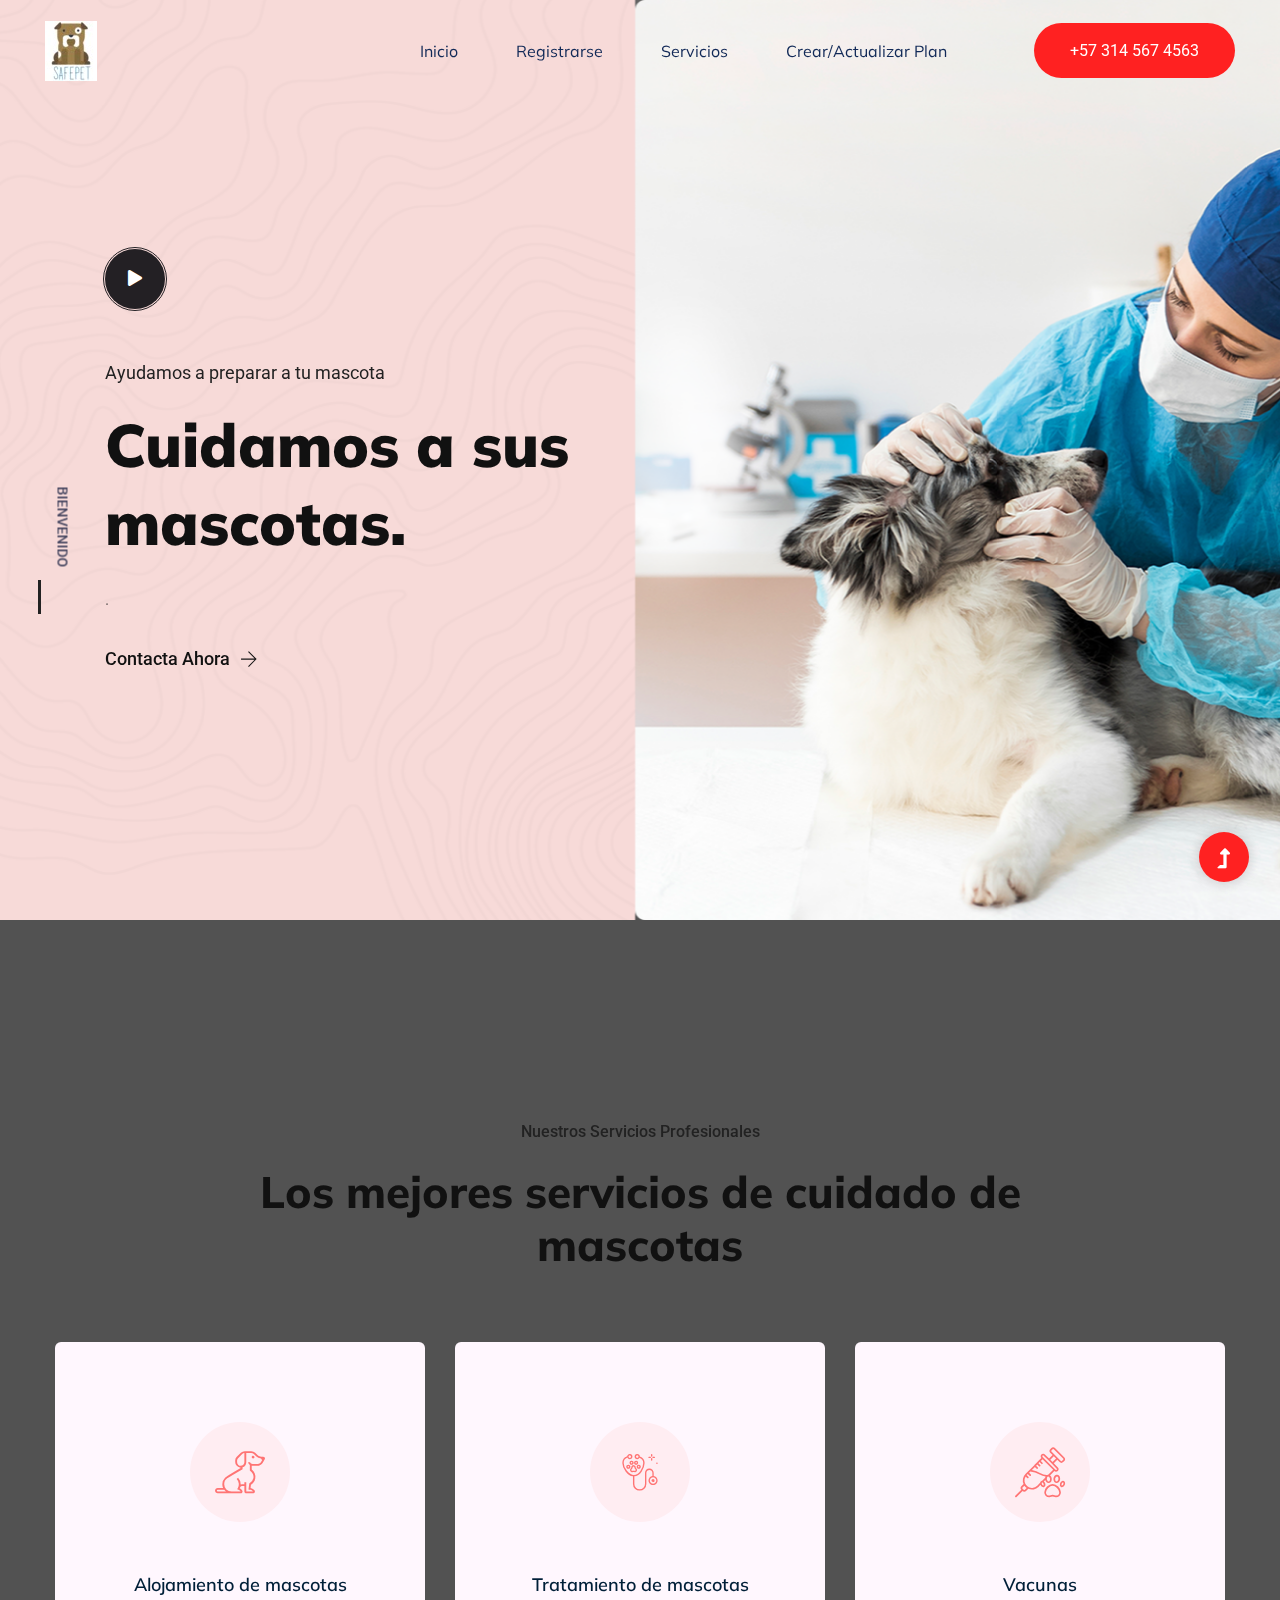
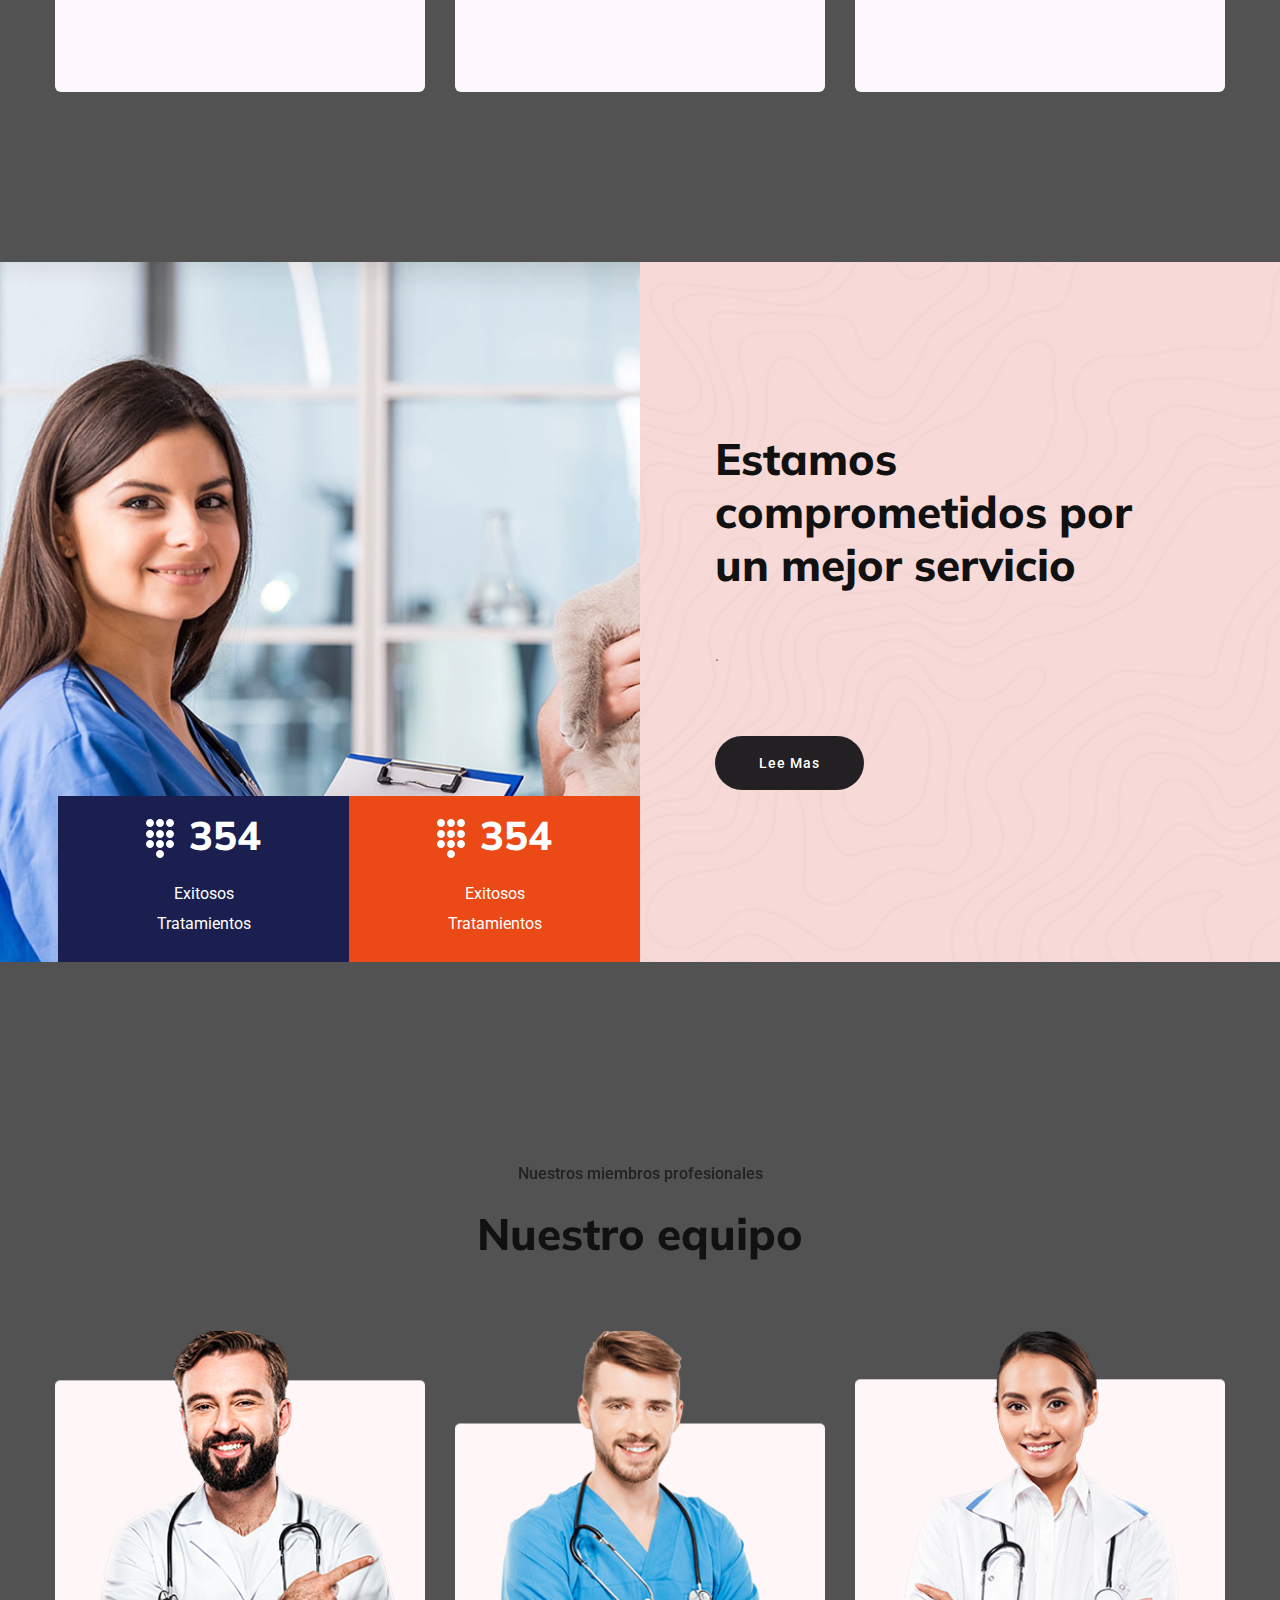
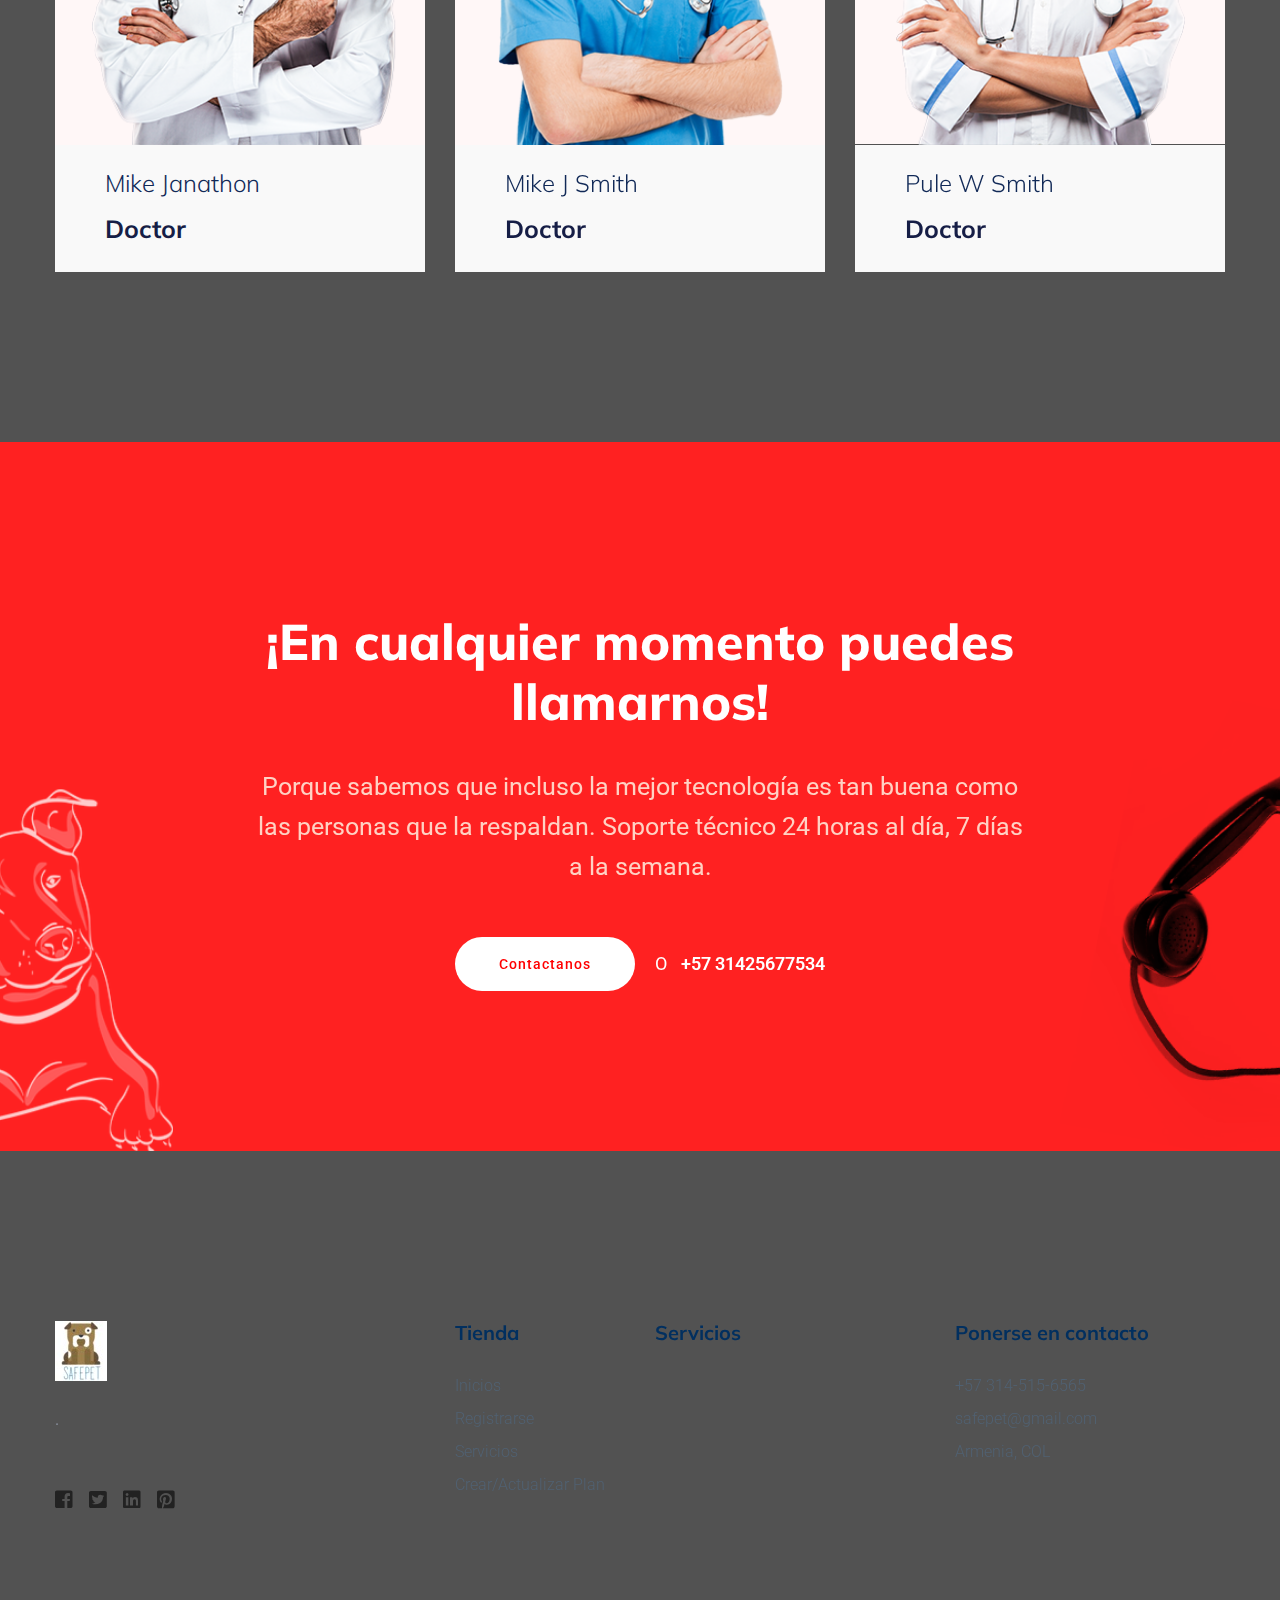
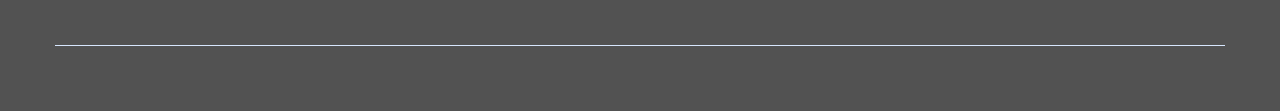
<file: web/src/main/webapp/index.html>
<!doctype html>
<html class="no-js" lang="zxx">
<head>
    <meta charset="utf-8">
    <meta http-equiv="x-ua-compatible" content="ie=edge">
    <title>SafePet</title>
    <meta name="description" content="">
    <meta name="viewport" content="width=device-width, initial-scale=1">
    <link rel="manifest" href="site.webmanifest">
    <link rel="shortcut icon" type="image/x-icon" href="assets/img/favicon.ico">

    <!-- CSS here -->
    <link rel="stylesheet" href="assets/css/bootstrap.min.css">
    <link rel="stylesheet" href="assets/css/owl.carousel.min.css">
    <link rel="stylesheet" href="assets/css/slicknav.css">
    <link rel="stylesheet" href="assets/css/flaticon.css">
    <link rel="stylesheet" href="assets/css/animate.min.css">
    <link rel="stylesheet" href="assets/css/magnific-popup.css">
    <link rel="stylesheet" href="assets/css/fontawesome-all.min.css">
    <link rel="stylesheet" href="assets/css/themify-icons.css">
    <link rel="stylesheet" href="assets/css/slick.css">
    <link rel="stylesheet" href="assets/css/nice-select.css">
    <link rel="stylesheet" href="assets/css/style.css">
</head>

<body>
    <!-- Preloader Start -->
    <div id="preloader-active">
        <div class="preloader d-flex align-items-center justify-content-center">
            <div class="preloader-inner position-relative">
                <div class="preloader-circle"></div>
                <div class="preloader-img pere-text">
                    <img src="assets/img/logo/logo.png" alt="">
                </div>
            </div>
        </div>
    </div>
    <!-- Preloader Start -->
    <header>
        <!--? Header Start -->
        <div class="header-area header-transparent">
            <div class="main-header header-sticky">
                <div class="container-fluid">
                    <div class="row align-items-center">
                        <!-- Logo -->
                        <div class="col-xl-2 col-lg-2 col-md-1">
                            <div class="logo">
                                <a href="index.html"><img src="assets/img/logo/logo.png" alt=""></a>
                            </div>
                        </div>
                        <div class="col-xl-10 col-lg-10 col-md-10">
                            <div class="menu-main d-flex align-items-center justify-content-end">
                                <!-- Main-menu -->
                                <div class="main-menu f-right d-none d-lg-block">
                                    <nav> 
                                        <ul id="navigation">
                                            <li><a href="index.html">Inicio</a></li>
                                            <li><a href="PropietarioRegistro.xhtml">Registrarse</a></li>
                                            <li><a href="services.html">Servicios</a></li>
                                            </li>
                                            <li><a href="CrearPlan.xhtml">Crear/Actualizar Plan</a></li>
                                        </ul>
                                    </nav>
                                </div>
                                <div class="header-right-btn f-right d-none d-lg-block ml-30">
                                    <a href="#" class="header-btn">+57 314 567 4563</a>
                                </div>
                            </div>
                        </div>   
                        <!-- Mobile Menu -->
                        <div class="col-12">
                            <div class="mobile_menu d-block d-lg-none"></div>
                        </div>
                    </div>
                </div>
            </div>
        </div>
        <!-- Header End -->
    </header>
    <main> 
        <!--? Slider Area Start-->
        <div class="slider-area">
            <div class="slider-active dot-style">

                <!-- Slider Single -->
                <div class="single-slider d-flex align-items-center slider-height">
                    <div class="container">
                        <div class="row align-items-center">
                            <div class="col-xl-7 col-lg-8 col-md-10 ">
                                <!-- Video icon -->
                                <div class="video-icon">
                                    <a class="popup-video btn-icon" href="https://www.youtube.com/embed/-eCfSASAyCM" data-animation="bounceIn" data-delay=".4s">
                                        <i class="fas fa-play"></i>
                                    </a>
                                </div>
                                <div class="hero__caption">
                                    <span data-animation="fadeInUp" data-delay=".3s">Ayudamos a preparar a tu mascota</span>
                                    <h1 data-animation="fadeInUp" data-delay=".3s">Cuidamos a sus mascotas.</h1>
                                    <p data-animation="fadeInUp" data-delay=".6s">.</p>
                                    <a href="#" class="hero-btn" data-animation="fadeInLeft" data-delay=".3s">Contacta ahora<i class="ti-arrow-right"></i> </a>
                                </div>
                            </div>
                        </div>
                    </div>
                </div>   
            </div>
            <!-- slider Social -->
            <div class="button-text d-none d-md-block">
            <span>Bienvenido</span>
            </div>
        </div>
        <!-- Slider Area End -->
        <!--? Our Services Start -->
        <div class="our-services section-padding30">
            <div class="container">
                <div class="row justify-content-sm-center">
                    <div class="cl-xl-7 col-lg-8 col-md-10">
                        <!-- Section Tittle -->
                        <div class="section-tittle text-center mb-70">
                            <span>Nuestros Servicios Profesionales</span>
                            <h2>Los mejores servicios de cuidado de mascotas</h2>
                        </div> 
                    </div>
                </div>
                <div class="row">
                    <div class=" col-lg-4 col-md-6 col-sm-6">
                        <div class="single-services text-center mb-30">
                            <div class="services-ion">
                                <span class="flaticon-animal-kingdom"></span>
                            </div>
                            <div class="services-cap">
                                <h5><a href="#">Alojamiento de mascotas</a></h5>
                                <p></p>
                            </div>
                        </div>
                    </div>
                    <div class=" col-lg-4 col-md-6 col-sm-6">
                        <div class="single-services text-center mb-30">
                            <div class="services-ion">
                                <span class="flaticon-animals"></span>
                            </div>
                            <div class="services-cap">
                                <h5><a href="#">Tratamiento de mascotas</a></h5>
                                <p></p>
                            </div>
                        </div>
                    </div>
                    <div class=" col-lg-4 col-md-6 col-sm-6">
                        <div class="single-services text-center mb-30">
                            <div class="services-ion">
                                <span class="flaticon-animals-1"></span>
                            </div>
                            <div class="services-cap">
                                <h5><a href="#">Vacunas</a></h5>
                                <p></p>
                            </div>
                        </div>
                    </div>
                </div>
            </div>
        </div>
        <!-- Our Services End -->
        <!--? About Area Start-->
        <div class="about-area fix">
            <!--Right Contents  -->
            <div class="about-img">
                <div class="info-man text-center">
                <div class="head-cap">
                    <svg  xmlns="http://www.w3.org/2000/svg" xmlns:xlink="http://www.w3.org/1999/xlink" width="28px" height="39px">
                        <path fill-rule="evenodd"  fill="rgb(255, 255, 255)"
                        d="M24.000,19.000 C21.791,19.000 20.000,17.209 20.000,15.000 C20.000,12.790 21.791,11.000 24.000,11.000 C26.209,11.000 28.000,12.790 28.000,15.000 C28.000,17.209 26.209,19.000 24.000,19.000 ZM24.000,8.000 C21.791,8.000 20.000,6.209 20.000,4.000 C20.000,1.790 21.791,-0.001 24.000,-0.001 C26.209,-0.001 28.000,1.790 28.000,4.000 C28.000,6.209 26.209,8.000 24.000,8.000 ZM14.000,38.999 C11.791,38.999 10.000,37.209 10.000,35.000 C10.000,32.791 11.791,31.000 14.000,31.000 C16.209,31.000 18.000,32.791 18.000,35.000 C18.000,37.209 16.209,38.999 14.000,38.999 ZM14.000,29.000 C11.791,29.000 10.000,27.209 10.000,25.000 C10.000,22.791 11.791,21.000 14.000,21.000 C16.209,21.000 18.000,22.791 18.000,25.000 C18.000,27.209 16.209,29.000 14.000,29.000 ZM14.000,19.000 C11.791,19.000 10.000,17.209 10.000,15.000 C10.000,12.790 11.791,11.000 14.000,11.000 C16.209,11.000 18.000,12.790 18.000,15.000 C18.000,17.209 16.209,19.000 14.000,19.000 ZM14.000,8.000 C11.791,8.000 10.000,6.209 10.000,4.000 C10.000,1.790 11.791,-0.001 14.000,-0.001 C16.209,-0.001 18.000,1.790 18.000,4.000 C18.000,6.209 16.209,8.000 14.000,8.000 ZM4.000,29.000 C1.791,29.000 -0.000,27.209 -0.000,25.000 C-0.000,22.791 1.791,21.000 4.000,21.000 C6.209,21.000 8.000,22.791 8.000,25.000 C8.000,27.209 6.209,29.000 4.000,29.000 ZM4.000,19.000 C1.791,19.000 -0.000,17.209 -0.000,15.000 C-0.000,12.790 1.791,11.000 4.000,11.000 C6.209,11.000 8.000,12.790 8.000,15.000 C8.000,17.209 6.209,19.000 4.000,19.000 ZM4.000,8.000 C1.791,8.000 -0.000,6.209 -0.000,4.000 C-0.000,1.790 1.791,-0.001 4.000,-0.001 C6.209,-0.001 8.000,1.790 8.000,4.000 C8.000,6.209 6.209,8.000 4.000,8.000 ZM24.000,21.000 C26.209,21.000 28.000,22.791 28.000,25.000 C28.000,27.209 26.209,29.000 24.000,29.000 C21.791,29.000 20.000,27.209 20.000,25.000 C20.000,22.791 21.791,21.000 24.000,21.000 Z"/>
                    </svg>
                    <h3>354</h3>
                </div>
                    <p>Exitosos<br>Tratamientos</p>
                </div>
                <div class="info-man info-man2 text-center">
                <div class="head-cap">
                        <svg  xmlns="http://www.w3.org/2000/svg" xmlns:xlink="http://www.w3.org/1999/xlink" width="28px" height="39px">
                            <path fill-rule="evenodd"  fill="rgb(255, 255, 255)"
                            d="M24.000,19.000 C21.791,19.000 20.000,17.209 20.000,15.000 C20.000,12.790 21.791,11.000 24.000,11.000 C26.209,11.000 28.000,12.790 28.000,15.000 C28.000,17.209 26.209,19.000 24.000,19.000 ZM24.000,8.000 C21.791,8.000 20.000,6.209 20.000,4.000 C20.000,1.790 21.791,-0.001 24.000,-0.001 C26.209,-0.001 28.000,1.790 28.000,4.000 C28.000,6.209 26.209,8.000 24.000,8.000 ZM14.000,38.999 C11.791,38.999 10.000,37.209 10.000,35.000 C10.000,32.791 11.791,31.000 14.000,31.000 C16.209,31.000 18.000,32.791 18.000,35.000 C18.000,37.209 16.209,38.999 14.000,38.999 ZM14.000,29.000 C11.791,29.000 10.000,27.209 10.000,25.000 C10.000,22.791 11.791,21.000 14.000,21.000 C16.209,21.000 18.000,22.791 18.000,25.000 C18.000,27.209 16.209,29.000 14.000,29.000 ZM14.000,19.000 C11.791,19.000 10.000,17.209 10.000,15.000 C10.000,12.790 11.791,11.000 14.000,11.000 C16.209,11.000 18.000,12.790 18.000,15.000 C18.000,17.209 16.209,19.000 14.000,19.000 ZM14.000,8.000 C11.791,8.000 10.000,6.209 10.000,4.000 C10.000,1.790 11.791,-0.001 14.000,-0.001 C16.209,-0.001 18.000,1.790 18.000,4.000 C18.000,6.209 16.209,8.000 14.000,8.000 ZM4.000,29.000 C1.791,29.000 -0.000,27.209 -0.000,25.000 C-0.000,22.791 1.791,21.000 4.000,21.000 C6.209,21.000 8.000,22.791 8.000,25.000 C8.000,27.209 6.209,29.000 4.000,29.000 ZM4.000,19.000 C1.791,19.000 -0.000,17.209 -0.000,15.000 C-0.000,12.790 1.791,11.000 4.000,11.000 C6.209,11.000 8.000,12.790 8.000,15.000 C8.000,17.209 6.209,19.000 4.000,19.000 ZM4.000,8.000 C1.791,8.000 -0.000,6.209 -0.000,4.000 C-0.000,1.790 1.791,-0.001 4.000,-0.001 C6.209,-0.001 8.000,1.790 8.000,4.000 C8.000,6.209 6.209,8.000 4.000,8.000 ZM24.000,21.000 C26.209,21.000 28.000,22.791 28.000,25.000 C28.000,27.209 26.209,29.000 24.000,29.000 C21.791,29.000 20.000,27.209 20.000,25.000 C20.000,22.791 21.791,21.000 24.000,21.000 Z"/>
                        </svg>
                        <h3>354</h3>
                </div>
                    <p>Exitosos<br>Tratamientos</p>
                </div>
            </div>
            <!-- left Contents -->
            <div class="about-details">
                <div class="right-caption">
                    <!-- Section Tittle -->
                    <div class="section-tittle mb-50">
                        <h2>Estamos comprometidos por<br> un mejor servicio</h2>
                    </div>
                    <div class="about-more">
                        <p class="pera-top"><br></p>
                        <p class="mb-65 pera-bottom">.</p>
                        <a href="#" class="btn">Lee mas</a>
                    </div>
                </div>
            </div>
        </div>
        <!--? Team Start -->
        <div class="team-area section-padding30">
            <div class="container">
                <div class="row justify-content-sm-center">
                    <div class="cl-xl-7 col-lg-8 col-md-10">
                        <!-- Section Tittle -->
                        <div class="section-tittle text-center mb-70">
                            <span>Nuestros miembros profesionales </span>
                            <h2>Nuestro equipo</h2>
                        </div> 
                    </div>
                </div>
                <div class="row">
                    <!-- single Tem -->
                    <div class="col-xl-4 col-lg-4 col-md-6 col-sm-">
                        <div class="single-team mb-30">
                            <div class="team-img">
                                <img src="assets/img/gallery/team1.png" alt="">
                            </div>
                            <div class="team-caption">
                                <span>Mike Janathon</span>
                                <h3><a href="#">Doctor</a></h3>
                            </div>
                        </div>
                    </div>
                    <div class="col-xl-4 col-lg-4 col-md-6 col-sm-">
                        <div class="single-team mb-30">
                            <div class="team-img">
                                <img src="assets/img/gallery/team2.png" alt="">
                            </div>
                            <div class="team-caption">
                                <span>Mike J Smith</span>
                                <h3><a href="#">Doctor</a></h3>
                            </div>
                        </div>
                    </div>
                    <div class="col-xl-4 col-lg-4 col-md-6 col-sm-">
                        <div class="single-team mb-30">
                            <div class="team-img">
                                <img src="assets/img/gallery/team3.png" alt="">
                            </div>
                            <div class="team-caption">
                                <span>Pule W Smith</span>
                                <h3><a href="#">Doctor</a></h3>
                            </div>
                        </div>
                    </div>
                </div>
            </div>
        </div>
        <!-- Team End -->
        <!--? contact-animal-owner Start -->
        <div class="contact-animal-owner section-bg" data-background="assets/img/gallery/section_bg04.png">
            <div class="container">
                <div class="row justify-content-center">
                    <div class="col-lg-8">
                        <div class="contact_text text-center">
                            <div class="section_title text-center">
                                <h3>¡En cualquier momento puedes llamarnos!</h3>
                                <p>Porque sabemos que incluso la mejor tecnología es tan buena como las personas que la respaldan. Soporte técnico 24 horas al día, 7 días a la semana.</p>
                            </div>
                            <div class="contact_btn d-flex align-items-center justify-content-center">
                                <a href="contact.html" class="btn white-btn">Contactanos</a>
                                <p>O <a href="#"> +57 31425677534</a></p>
                            </div>
                        </div>
                    </div>
                </div>
            </div>
        </div>
        <!-- contact-animal-owner End -->
    </main>
    <footer>
        <!-- Footer Start-->
        <div class="footer-area footer-padding">
            <div class="container">
                <div class="row d-flex justify-content-between">
                    <div class="col-xl-4 col-lg-4 col-md-4 col-sm-6">
                       <div class="single-footer-caption mb-50">
                         <div class="single-footer-caption mb-30">
                              <!-- logo -->
                             <div class="footer-logo mb-25">
                                 <a href="index.html"><img src="assets/img/logo/logo2_footer.png" alt=""></a>
                             </div>
                             <div class="footer-tittle">
                                 <div class="footer-pera">
                                     <p>. </p>
                                </div>
                             </div>
                             <!-- social -->
                             <div class="footer-social">
                                 <a href="https://www.facebook.com/sai4ull"><i class="fab fa-facebook-square"></i></a>
                                 <a href="#"><i class="fab fa-twitter-square"></i></a>
                                 <a href="#"><i class="fab fa-linkedin"></i></a>
                                 <a href="#"><i class="fab fa-pinterest-square"></i></a>
                             </div>
                         </div>
                       </div>
                    </div>
                    <div class="col-xl-2 col-lg-2 col-md-4 col-sm-5">
                        <div class="single-footer-caption mb-50">
                            <div class="footer-tittle">
                                <h4>Tienda</h4>
                                <ul>
                                    <li><a href="index.html">Inicios</a></li>
                                    <li><a href="PropietarioRegistro.xhtml">Registrarse</a></li>
                                    <li><a href="services.html">Servicios</a></li>
                                    <li><a href="CrearPlan.xhtml">Crear/Actualizar Plan</a></li>
                                </ul>
                            </div>
                        </div>
                    </div>
                    <div class="col-xl-3 col-lg-3 col-md-4 col-sm-7">
                        <div class="single-footer-caption mb-50">
                            <div class="footer-tittle">
                                <h4>Servicios</h4>
                            </div>
                        </div>
                    </div>
                    <div class="col-xl-3 col-lg-3 col-md-4 col-sm-5">
                        <div class="single-footer-caption mb-50">
                            <div class="footer-tittle">
                                <h4>Ponerse en contacto</h4>
                                <ul>
                                 <li><a href="#">+57 314-515-6565</a></li>
                                 <li><a href="#"> safepet@gmail.com</a></li>
                                 <li><a href="#">Armenia, COL</a></li>
                             </ul>
                            </div>
                        </div>
                    </div>
                </div>
            </div>
        </div>
        <!-- footer-bottom area -->
        <div class="footer-bottom-area">
            <div class="container">
                <div class="footer-border">
                     <div class="row d-flex align-items-center">
                         <div class="col-xl-12 ">
                             <div class="footer-copy-right text-center">
                                 <p><!-- Link back to Colorlib can't be removed. Template is licensed under CC BY 3.0. -->
  <!-- Link back to Colorlib can't be removed. Template is licensed under CC BY 3.0. --></p>
                             </div>
                         </div>
                     </div>
                </div>
            </div>
        </div>
        <!-- Footer End-->
    </footer>
    <!-- Scroll Up -->
    <div id="back-top" >
        <a title="Go to Top" href="#"> <i class="fas fa-level-up-alt"></i></a>
    </div>

    <!-- JS here -->
    
    <script src="./assets/js/vendor/modernizr-3.5.0.min.js"></script>
    <!-- Jquery, Popper, Bootstrap -->
    <script src="./assets/js/vendor/jquery-1.12.4.min.js"></script>
    <script src="./assets/js/popper.min.js"></script>
    <script src="./assets/js/bootstrap.min.js"></script>
    <!-- Jquery Mobile Menu -->
    <script src="./assets/js/jquery.slicknav.min.js"></script>

    <!-- Jquery Slick , Owl-Carousel Plugins -->
    <script src="./assets/js/owl.carousel.min.js"></script>
    <script src="./assets/js/slick.min.js"></script>
    <!-- One Page, Animated-HeadLin -->
    <script src="./assets/js/wow.min.js"></script>
    <script src="./assets/js/animated.headline.js"></script>
    <script src="./assets/js/jquery.magnific-popup.js"></script>

    <!-- Nice-select, sticky -->
    <script src="./assets/js/jquery.nice-select.min.js"></script>
    <script src="./assets/js/jquery.sticky.js"></script>
    
    <!-- contact js -->
    <script src="./assets/js/contact.js"></script>
    <script src="./assets/js/jquery.form.js"></script>
    <script src="./assets/js/jquery.validate.min.js"></script>
    <script src="./assets/js/mail-script.js"></script>
    <script src="./assets/js/jquery.ajaxchimp.min.js"></script>
    
    <!-- Jquery Plugins, main Jquery -->	
    <script src="./assets/js/plugins.js"></script>
    <script src="./assets/js/main.js"></script>
        
    </body>
</html>
</file>
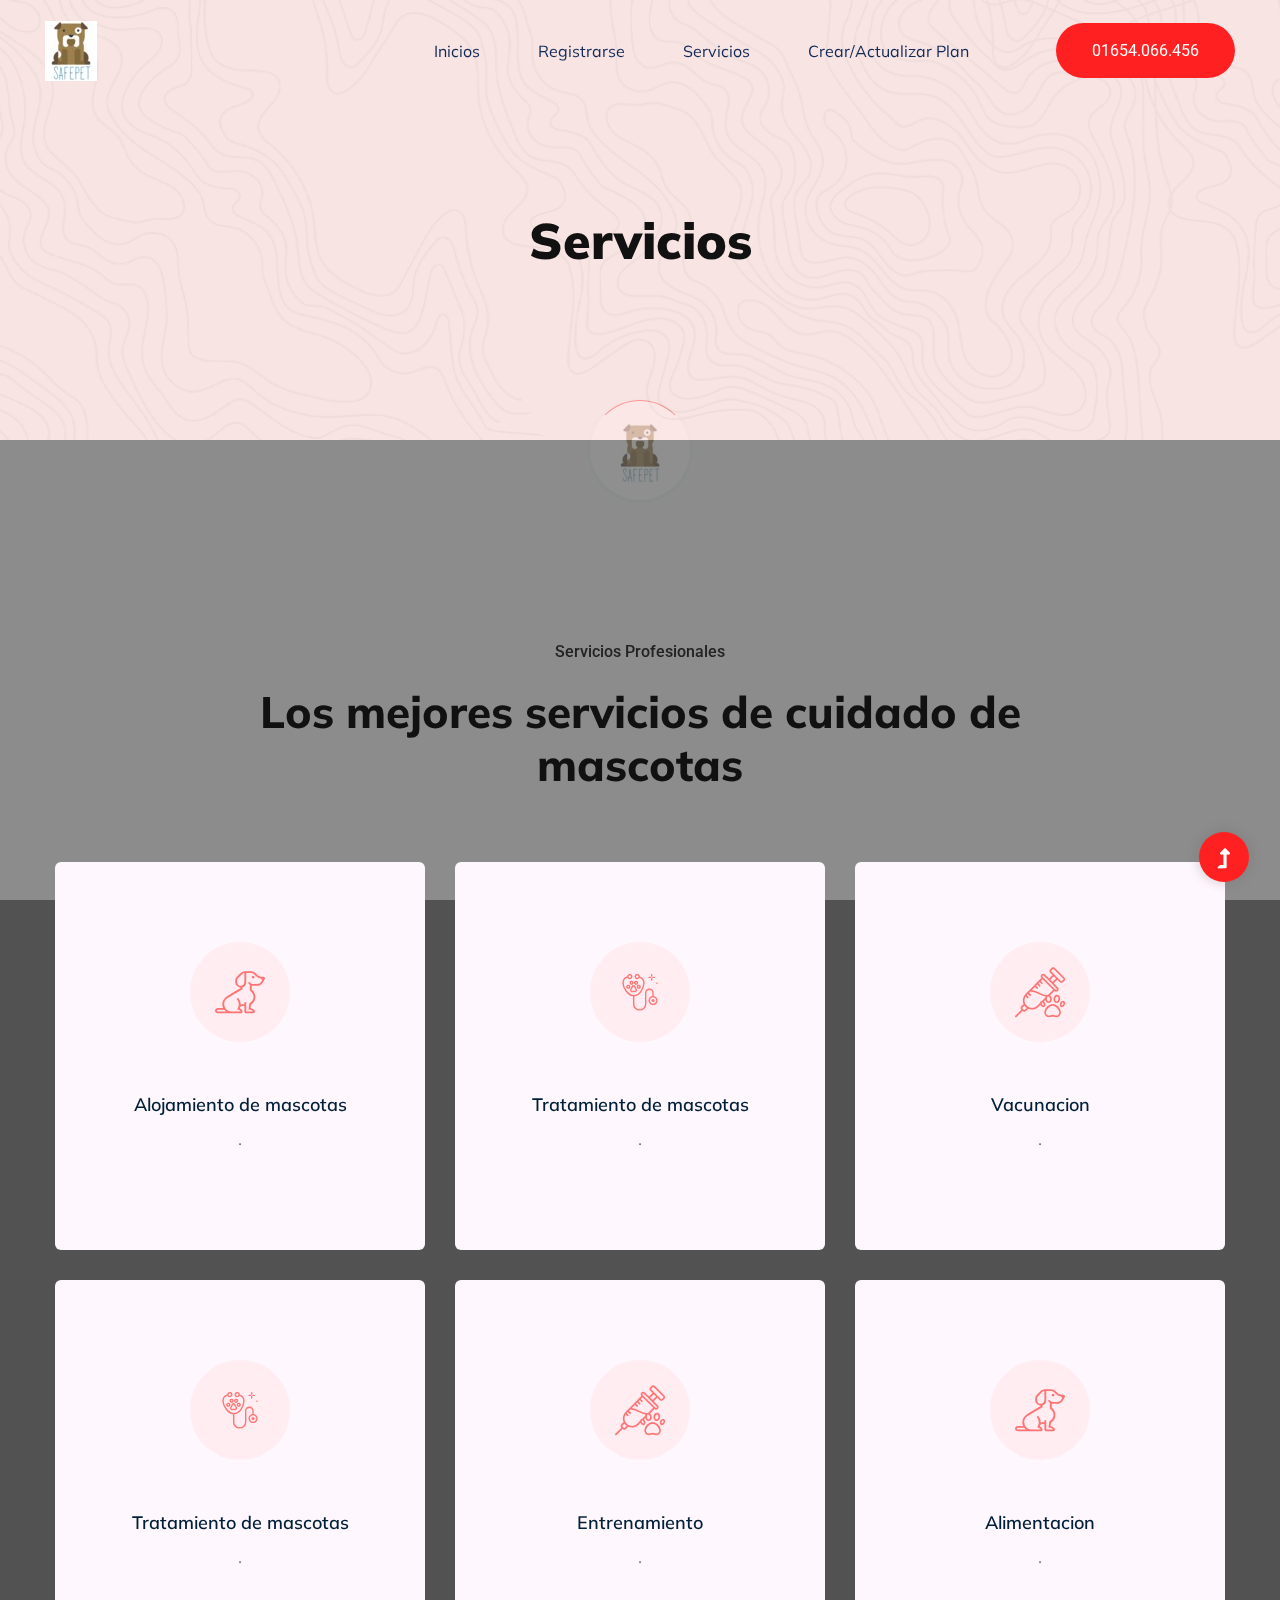
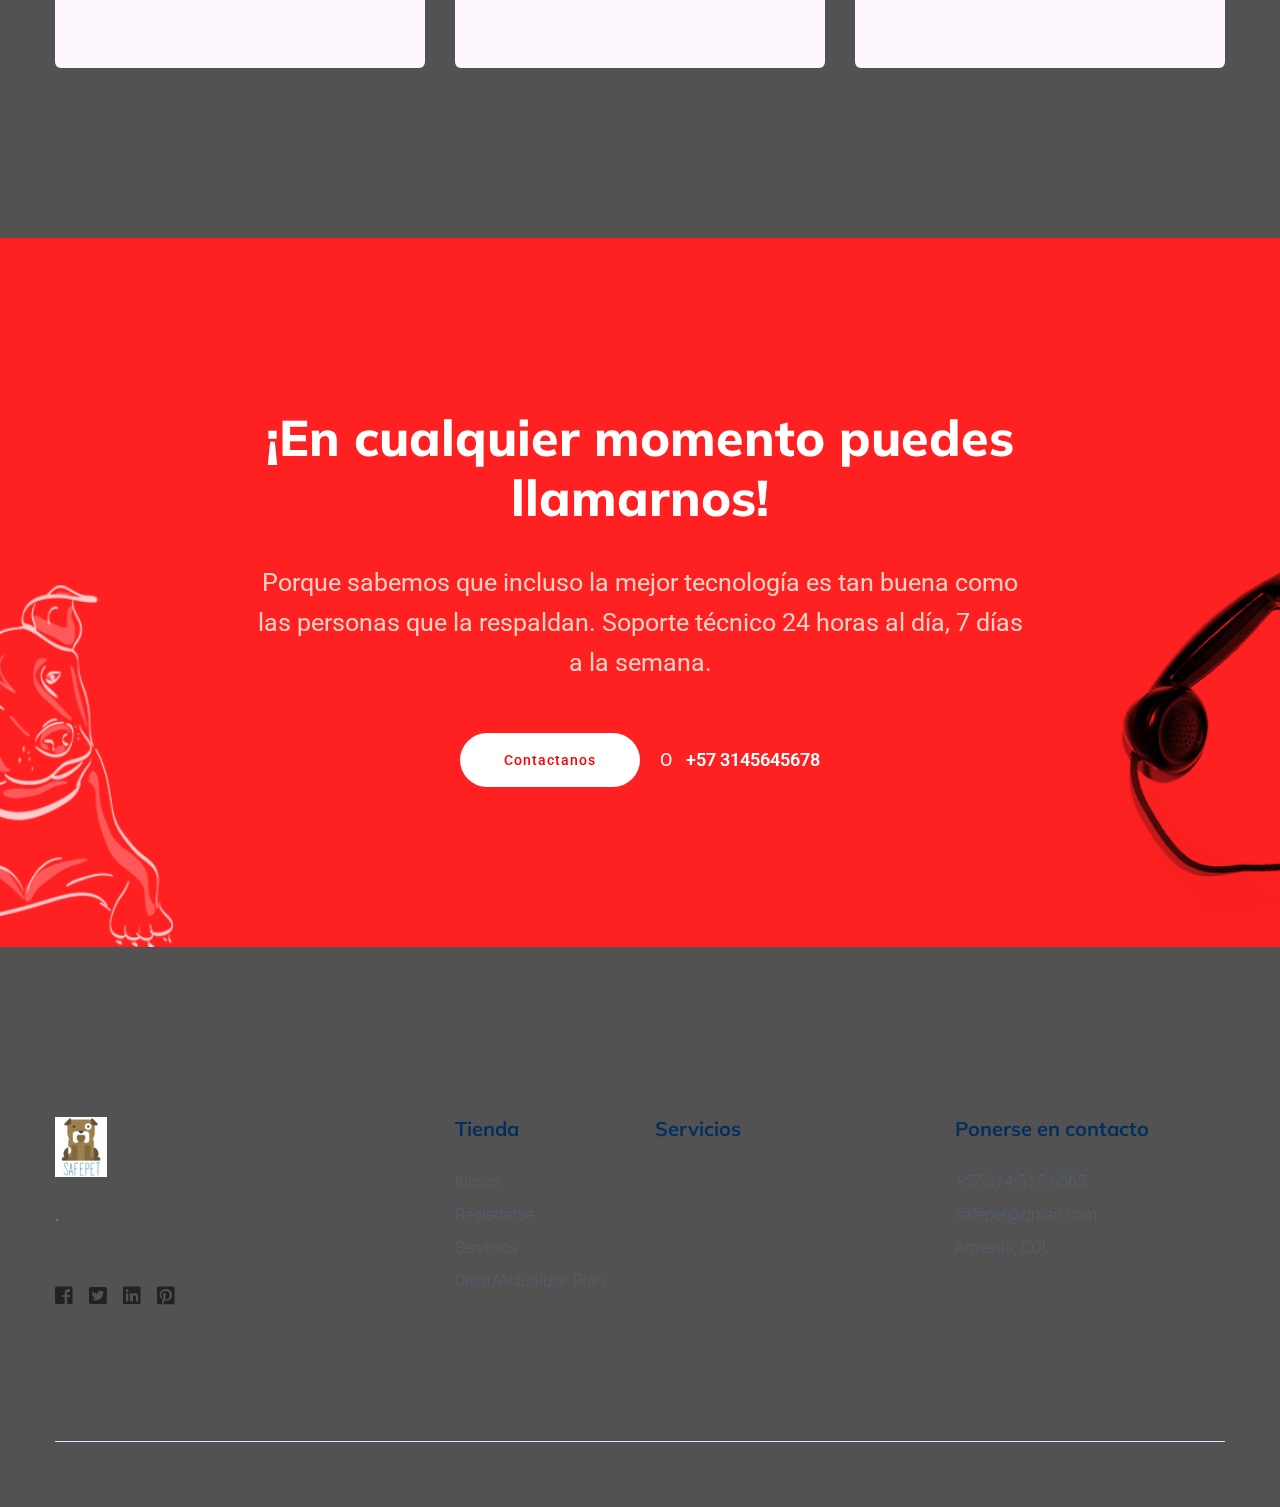
<file: web/src/main/webapp/services.html>
<!doctype html>
<html class="no-js" lang="zxx">
<head>
    <meta charset="utf-8">
    <meta http-equiv="x-ua-compatible" content="ie=edge">
    <title>SafePet </title>
    <meta name="description" content="">
    <meta name="viewport" content="width=device-width, initial-scale=1">
    <link rel="manifest" href="site.webmanifest">
    <link rel="shortcut icon" type="image/x-icon" href="assets/img/favicon.ico">

    <!-- CSS here -->
    <link rel="stylesheet" href="assets/css/bootstrap.min.css">
    <link rel="stylesheet" href="assets/css/owl.carousel.min.css">
    <link rel="stylesheet" href="assets/css/slicknav.css">
    <link rel="stylesheet" href="assets/css/flaticon.css">
    <link rel="stylesheet" href="assets/css/animate.min.css">
    <link rel="stylesheet" href="assets/css/magnific-popup.css">
    <link rel="stylesheet" href="assets/css/fontawesome-all.min.css">
    <link rel="stylesheet" href="assets/css/themify-icons.css">
    <link rel="stylesheet" href="assets/css/slick.css">
    <link rel="stylesheet" href="assets/css/nice-select.css">
    <link rel="stylesheet" href="assets/css/style.css">
</head>

<body>
    <!-- Preloader Start -->
    <div id="preloader-active">
        <div class="preloader d-flex align-items-center justify-content-center">
            <div class="preloader-inner position-relative">
                <div class="preloader-circle"></div>
                <div class="preloader-img pere-text">
                    <img src="assets/img/logo/logo.png" alt="">
                </div>
            </div>
        </div>
    </div>
    <!-- Preloader Start -->
    <header>
        <!--? Header Start -->
        <div class="header-area header-transparent">
            <div class="main-header header-sticky">
                <div class="container-fluid">
                    <div class="row align-items-center">
                        <!-- Logo -->
                        <div class="col-xl-2 col-lg-2 col-md-1">
                            <div class="logo">
                                <a href="index.html"><img src="assets/img/logo/logo.png" alt=""></a>
                            </div>
                        </div>
                        <div class="col-xl-10 col-lg-10 col-md-10">
                            <div class="menu-main d-flex align-items-center justify-content-end">
                                <!-- Main-menu -->
                                <div class="main-menu f-right d-none d-lg-block">
                                    <nav> 
                                        <ul id="navigation">
                                            <li><a href="index.html">Inicios</a></li>
                                            <li><a href="PropietarioRegistro.xhtml">Registrarse</a></li>
                                            <li><a href="servicios.html">Servicios</a></li>
                                            <li><a href="CrearPlan.xhtml">Crear/Actualizar Plan</a></li>
                                        </ul>
                                    </nav>
                                </div>
                                <div class="header-right-btn f-right d-none d-lg-block ml-30">
                                    <a href="#" class="header-btn">01654.066.456</a>
                                </div>
                            </div>
                        </div>   
                        <!-- Mobile Menu -->
                        <div class="col-12">
                            <div class="mobile_menu d-block d-lg-none"></div>
                        </div>
                    </div>
                </div>
            </div>
        </div>
        <!-- Header End -->
    </header>
    <main> 
        <!-- Hero Area Start -->
        <div class="slider-area2 slider-height2 d-flex align-items-center">
            <div class="container">
                <div class="row">
                    <div class="col-xl-12">
                        <div class="hero-cap text-center pt-50">
                            <h2>Servicios</h2>
                        </div>
                    </div>
                </div>
            </div>
        </div>
        <!-- Hero Area End -->
        <!--? Our Services Start -->
        <div class="our-services section-padding30">
            <div class="container">
                <div class="row justify-content-sm-center">
                    <div class="cl-xl-7 col-lg-8 col-md-10">
                        <!-- Section Tittle -->
                        <div class="section-tittle text-center mb-70">
                            <span>Servicios Profesionales</span>
                            <h2>Los mejores servicios de cuidado de mascotas</h2>
                        </div> 
                    </div>
                </div>
                <div class="row">
                    <div class=" col-lg-4 col-md-6 col-sm-6">
                        <div class="single-services text-center mb-30">
                            <div class="services-ion">
                                <span class="flaticon-animal-kingdom"></span>
                            </div>
                            <div class="services-cap">
                                <h5><a href="#">Alojamiento de mascotas</a></h5>
                                <p>.</p>
                            </div>
                        </div>
                    </div>
                    <div class=" col-lg-4 col-md-6 col-sm-6">
                        <div class="single-services text-center mb-30">
                            <div class="services-ion">
                                 <span class="flaticon-animals"></span>
                            </div>
                            <div class="services-cap">
                                <h5><a href="#">Tratamiento de mascotas</a></h5>
                                <p>.</p>
                            </div>
                        </div>
                    </div>
                    <div class=" col-lg-4 col-md-6 col-sm-6">
                        <div class="single-services text-center mb-30">
                            <div class="services-ion">
                               <span class="flaticon-animals-1"></span>
                            </div>
                            <div class="services-cap">
                                <h5><a href="#">Vacunacion</a></h5>
                                <p>.</p>
                            </div>
                        </div>
                    </div>
                    <div class=" col-lg-4 col-md-6 col-sm-6">
                        <div class="single-services text-center mb-30">
                            <div class="services-ion">
                                 <span class="flaticon-animals"></span>
                            </div>
                            <div class="services-cap">
                                <h5><a href="#">Tratamiento de mascotas</a></h5>
                                <p>.</p>
                            </div>
                        </div>
                    </div>
                    <div class=" col-lg-4 col-md-6 col-sm-6">
                        <div class="single-services text-center mb-30">
                            <div class="services-ion">
                               <span class="flaticon-animals-1"></span>
                            </div>
                            <div class="services-cap">
                                <h5><a href="#">Entrenamiento</a></h5>
                                <p>.</p>
                            </div>
                        </div>
                    </div>
                    <div class=" col-lg-4 col-md-6 col-sm-6">
                        <div class="single-services text-center mb-30">
                            <div class="services-ion">
                                <span class="flaticon-animal-kingdom"></span>
                            </div>
                            <div class="services-cap">
                                <h5><a href="#">Alimentacion</a></h5>
                                <p>.</p>
                            </div>
                        </div>
                    </div>
                </div>
            </div>
        </div>
        <!-- Our Services End -->
        <!--? contact-animal-owner Start -->
        <div class="contact-animal-owner section-bg" data-background="assets/img/gallery/section_bg04.png">
            <div class="container">
                <div class="row justify-content-center">
                    <div class="col-lg-8">
                        <div class="contact_text text-center">
                            <div class="section_title text-center">
                                <h3>¡En cualquier momento puedes llamarnos!</h3>
                                <p>Porque sabemos que incluso la mejor tecnología es tan buena como las personas que la respaldan. Soporte técnico 24 horas al día, 7 días a la semana.</p>
                            </div>
                            <div class="contact_btn d-flex align-items-center justify-content-center">
                                <a href="contact.html" class="btn white-btn">Contactanos</a>
                                <p>O<a href="#"> +57 3145645678</a></p>
                            </div>
                        </div>
                    </div>
                </div>
            </div>
        </div>
        <!-- contact-animal-owner End -->
    </main>
    <footer>
        <!-- Footer Start-->
        <div class="footer-area footer-padding">
            <div class="container">
                <div class="row d-flex justify-content-between">
                    <div class="col-xl-4 col-lg-4 col-md-4 col-sm-6">
                        <div class="single-footer-caption mb-50">
                            <div class="single-footer-caption mb-30">
                                <!-- logo -->
                                <div class="footer-logo mb-25">
                                    <a href="index.html"><img src="assets/img/logo/logo2_footer.png" alt=""></a>
                                </div>
                                <div class="footer-tittle">
                                    <div class="footer-pera">
                                        <p>. </p>
                                    </div>
                                </div>
                                <!-- social -->
                                <div class="footer-social">
                                    <a href="https://www.facebook.com/sai4ull"><i class="fab fa-facebook-square"></i></a>
                                    <a href="#"><i class="fab fa-twitter-square"></i></a>
                                    <a href="#"><i class="fab fa-linkedin"></i></a>
                                    <a href="#"><i class="fab fa-pinterest-square"></i></a>
                                </div>
                            </div>
                        </div>
                    </div>
                    <div class="col-xl-2 col-lg-2 col-md-4 col-sm-5">
                        <div class="single-footer-caption mb-50">
                            <div class="footer-tittle">
                                <h4>Tienda</h4>
                                <ul>
                                    <li><a href="index.html">Inicios</a></li>
                                    <li><a href="PropietarioRegistro.xhtml">Registrarse</a></li>
                                    <li><a href="services.html">Servicios</a></li>
                                    <li><a href="CrearPlan.xhtml">Crear/Actualizar Plan</a></li>
                                </ul>
                            </div>
                        </div>
                    </div>
                    <div class="col-xl-3 col-lg-3 col-md-4 col-sm-7">
                        <div class="single-footer-caption mb-50">
                            <div class="footer-tittle">
                                <h4>Servicios</h4>
                            </div>
                        </div>
                    </div>
                    <div class="col-xl-3 col-lg-3 col-md-4 col-sm-5">
                        <div class="single-footer-caption mb-50">
                            <div class="footer-tittle">
                                <h4>Ponerse en contacto</h4>
                                <ul>
                                    <li><a href="#">+57 314-515-6565</a></li>
                                    <li><a href="#"> safepet@gmail.com</a></li>
                                    <li><a href="#">Armenia, COL</a></li>
                                </ul>
                            </div>
                        </div>
                    </div>
                </div>
            </div>
        </div>
        <!-- footer-bottom area -->
        <div class="footer-bottom-area">
            <div class="container">
                <div class="footer-border">
                    <div class="row d-flex align-items-center">
                        <div class="col-xl-12 ">
                            <div class="footer-copy-right text-center">
                                <p><!-- Link back to Colorlib can't be removed. Template is licensed under CC BY 3.0. -->
                                    <!-- Link back to Colorlib can't be removed. Template is licensed under CC BY 3.0. --></p>
                            </div>
                        </div>
                    </div>
                </div>
            </div>
        </div>
        <!-- Footer End-->
    </footer>
    <!-- Scroll Up -->
    <div id="back-top" >
        <a title="Go to Top" href="#"> <i class="fas fa-level-up-alt"></i></a>
    </div>

    <!-- JS here -->

        <script src="./assets/js/vendor/modernizr-3.5.0.min.js"></script>
		<!-- Jquery, Popper, Bootstrap -->
		<script src="./assets/js/vendor/jquery-1.12.4.min.js"></script>
        <script src="./assets/js/popper.min.js"></script>
        <script src="./assets/js/bootstrap.min.js"></script>
	    <!-- Jquery Mobile Menu -->
        <script src="./assets/js/jquery.slicknav.min.js"></script>

		<!-- Jquery Slick , Owl-Carousel Plugins -->
        <script src="./assets/js/owl.carousel.min.js"></script>
        <script src="./assets/js/slick.min.js"></script>
		<!-- One Page, Animated-HeadLin -->
        <script src="./assets/js/wow.min.js"></script>
		<script src="./assets/js/animated.headline.js"></script>
        <script src="./assets/js/jquery.magnific-popup.js"></script>

		<!-- Nice-select, sticky -->
        <script src="./assets/js/jquery.nice-select.min.js"></script>
		<script src="./assets/js/jquery.sticky.js"></script>
        
        <!-- contact js -->
        <script src="./assets/js/contact.js"></script>
        <script src="./assets/js/jquery.form.js"></script>
        <script src="./assets/js/jquery.validate.min.js"></script>
        <script src="./assets/js/mail-script.js"></script>
        <script src="./assets/js/jquery.ajaxchimp.min.js"></script>
        
		<!-- Jquery Plugins, main Jquery -->	
        <script src="./assets/js/plugins.js"></script>
        <script src="./assets/js/main.js"></script>
        
    </body>
</html>
</file>
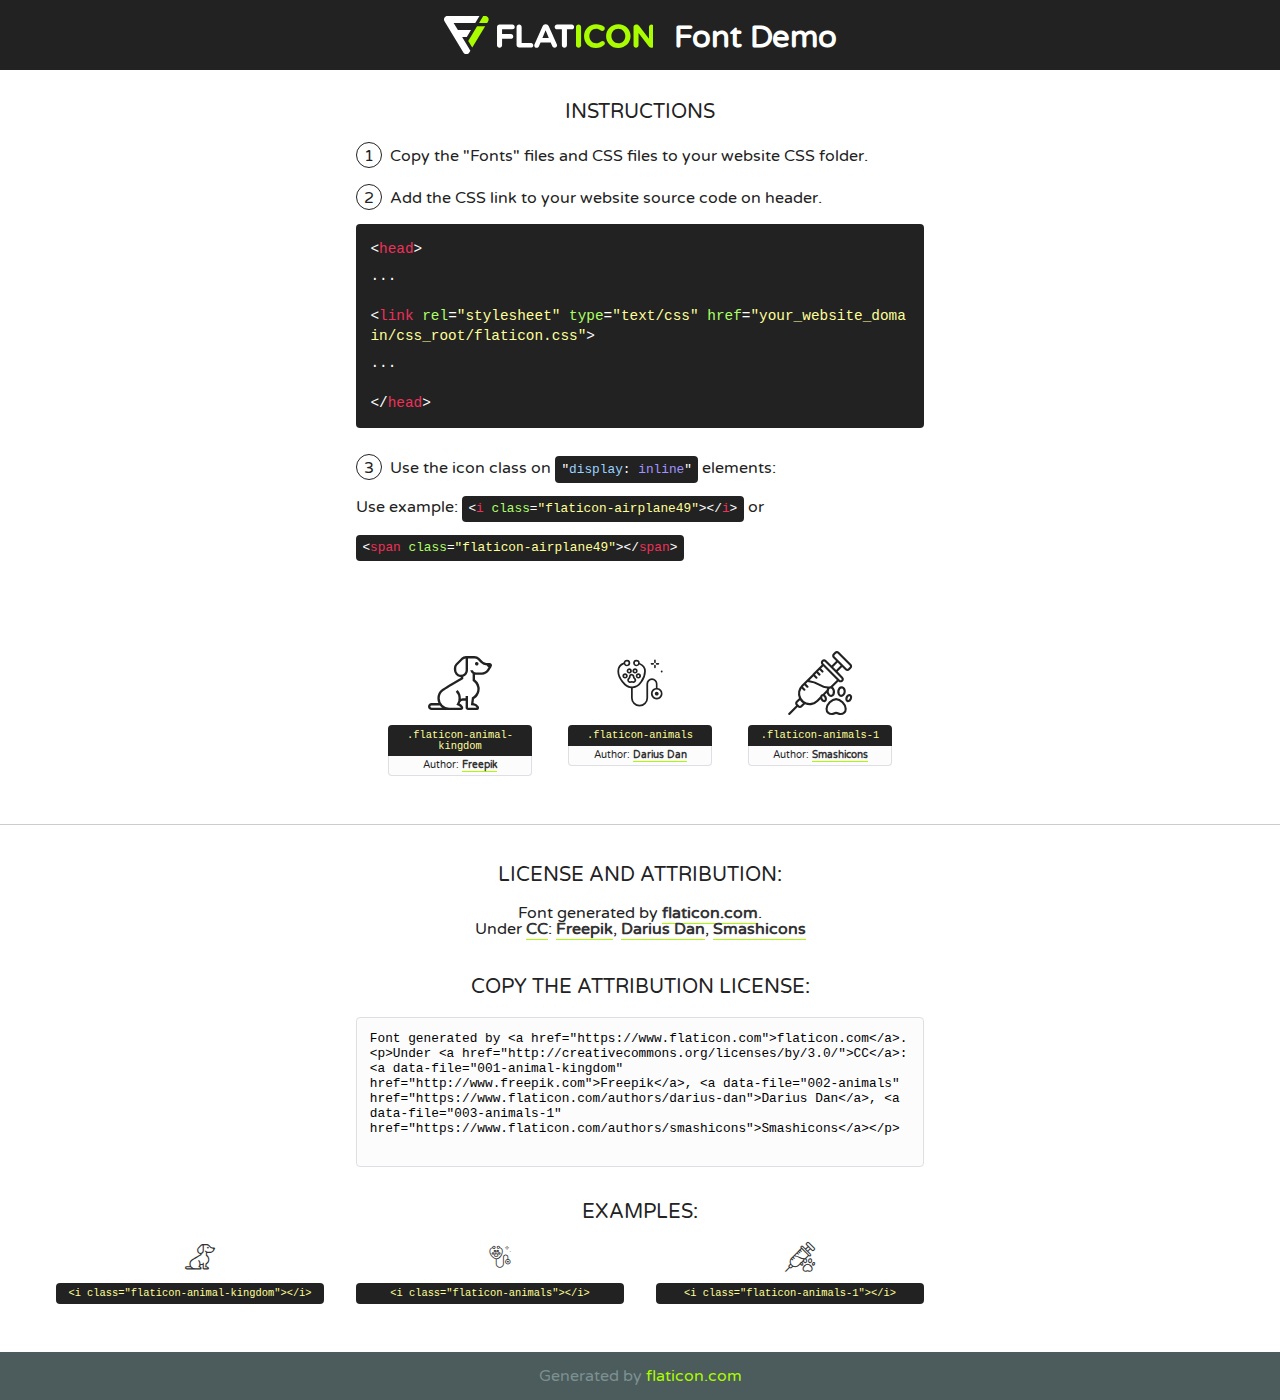
<file: web/src/main/webapp/assets/fonts/flaticon.html>
<!DOCTYPE html>
<!--
  Flaticon icon font: Flaticon
  Creation date: 30/04/2020 11:30
-->
<html>
<!DOCTYPE html>
<html>

<head>
    <title>Flaticon WebFont</title>
    <link href="http://fonts.googleapis.com/css?family=Varela+Round" rel="stylesheet" type="text/css" />
    <link rel="stylesheet" type="text/css" href="flaticon.css">
    <meta charset="UTF-8">
    <style>
    html, body, div, span, applet, object, iframe,
    h1, h2, h3, h4, h5, h6, p, blockquote, pre,
    a, abbr, acronym, address, big, cite, code,
    del, dfn, em, img, ins, kbd, q, s, samp,
    small, strike, strong, sub, sup, tt, var,
    b, u, i, center,
    dl, dt, dd, ol, ul, li,
    fieldset, form, label, legend,
    table, caption, tbody, tfoot, thead, tr, th, td,
    article, aside, canvas, details, embed, 
    figure, figcaption, footer, header, hgroup, 
    menu, nav, output, ruby, section, summary,
    time, mark, audio, video {
        margin: 0;
        padding: 0;
        border: 0;
        font-size: 100%;
        font: inherit;
        vertical-align: baseline;
    }
    /* HTML5 display-role reset for older browsers */
    article, aside, details, figcaption, figure, 
    footer, header, hgroup, menu, nav, section {
        display: block;
    }
    body {
        line-height: 1;
    }
    ol, ul {
        list-style: none;
    }
    blockquote, q {
        quotes: none;
    }
    blockquote:before, blockquote:after,
    q:before, q:after {
        content: '';
        content: none;
    }
    table {
        border-collapse: collapse;
        border-spacing: 0;
    }
    body {
        font-family: 'Varela Round', Helvetica, Arial, sans-serif;
        font-size: 16px;
        color: #222;
    }
    a {
        color: #333;
        border-bottom: 1px solid #a9fd00;
        font-weight: bold;
        text-decoration: none;
    }
    * {
        -moz-box-sizing: border-box;
        -webkit-box-sizing: border-box;
        box-sizing: border-box;
        margin: 0;
        padding: 0;
    }
    [class^="flaticon-"]:before, [class*=" flaticon-"]:before, [class^="flaticon-"]:after, [class*=" flaticon-"]:after {
        font-family: Flaticon;
        font-size: 30px;
        font-style: normal;
        margin-left: 20px;
        color: #333;
    }
    .wrapper {
        max-width: 600px;
        margin: auto;
        padding: 0 1em;
    }
    .title {
        font-size: 1.25em;
        text-align: center;
        margin-bottom: 1em;
        text-transform: uppercase;
    }
    header {
        text-align: center;
        background-color: #222;
        color: #fff;
        padding: 1em;
    }
    header .logo {
        width: 210px;
        height: 38px;
        display: inline-block;
        vertical-align: middle;
        margin-right: 1em;
        border: none;
    }
    header strong {
        font-size: 1.95em;
        font-weight: bold;
        vertical-align: middle;
        margin-top: 5px;
        display: inline-block;
    }
    .demo {
        margin: 2em auto;
        line-height: 1.25em;
    }
    .demo ul li {
        margin-bottom: 1em;
    }
    .demo ul li .num {
        color: #222;
        border-radius: 20px;
        display: inline-block;
        width: 26px;
        padding: 3px;
        height: 26px;
        text-align: center;
        margin-right: 0.5em;
        border: 1px solid #222;
    }
    .demo ul li code {
        background-color: #222;
        border-radius: 4px;
        padding: 0.25em 0.5em;
        display: inline-block;
        color: #fff;
        font-family: Consolas,Monaco,Lucida Console,Liberation Mono,DejaVu Sans Mono,Bitstream Vera Sans Mono,Courier New, monospace;
        font-weight: lighter;
        margin-top: 1em;
        font-size: 0.8em;
        word-break: break-all;
    }
    .demo ul li code.big {
        padding: 1em;
        font-size: 0.9em;
    }
    .demo ul li code .red {
        color: #EF3159;
    }
    .demo ul li code .green {
        color: #ACFF65;
    }
    .demo ul li code .yellow {
        color: #FFFF99;
    }
    .demo ul li code .blue {
        color: #99D3FF;
    }
    .demo ul li code .purple {
        color: #A295FF;
    }
    .demo ul li code .dots {
        margin-top: 0.5em;
        display: block;
    }
    #glyphs {
        border-bottom: 1px solid #ccc;
        padding: 2em 0;
        text-align: center;
    }
    .glyph {
        display: inline-block;
        width: 9em;
        margin: 1em;
        text-align: center;
        vertical-align: top;
        background: #FFF;
    }
    .glyph .glyph-icon {
        padding: 10px;
        display: block;
        font-family:"Flaticon";
        font-size: 64px;
        line-height: 1;
    }
    .glyph .glyph-icon:before {
        font-size: 64px;
        color: #222;
        margin-left: 0;
    }
    .class-name {
        font-size: 0.65em;
        background-color: #222;
        color: #fff;
        border-radius: 4px 4px 0 0;
        padding: 0.5em;
        color: #FFFF99;
        font-family: Consolas,Monaco,Lucida Console,Liberation Mono,DejaVu Sans Mono,Bitstream Vera Sans Mono,Courier New, monospace;
    }
    .author-name {
        font-size: 0.6em;
        background-color: #fcfcfd;
        border: 1px solid #DEDEE4;
        border-top: 0;
        border-radius: 0 0 4px 4px;
        padding: 0.5em;
    }
    .class-name:last-child {
        font-size: 10px;
        color:#888;
    }
    .class-name:last-child a {
        font-size: 10px;
        color:#555;
    }
    .class-name:last-child a:hover {
        color:#a9fd00;
    }
    .glyph > input {
        display: block;
        width: 100px;
        margin: 5px auto;
        text-align: center;
        font-size: 12px;
        cursor: text;
    }
    .glyph > input.icon-input {
        font-family:"Flaticon";
        font-size: 16px;
        margin-bottom: 10px;
    }
    .attribution .title {
        margin-top: 2em;
    }
    .attribution textarea {
        background-color: #fcfcfd;
        padding: 1em;
        border: none;
        box-shadow: none;
        border: 1px solid #DEDEE4;
        border-radius: 4px;
        resize: none;
        width: 100%;
        height: 150px;
        font-size: 0.8em;
        font-family: Consolas,Monaco,Lucida Console,Liberation Mono,DejaVu Sans Mono,Bitstream Vera Sans Mono,Courier New, monospace;
        -webkit-appearance: none;
    }
    .iconsuse {
        margin: 2em auto;
        text-align: center;
        max-width: 1200px;
    }
    .iconsuse:after {
        content: '';
        display: table;
        clear: both;
    }
    .iconsuse .image {
        float: left;
        width: 25%;
        padding: 0 1em;
    }
    .iconsuse .image p {
        margin-bottom: 1em;
    }
    .iconsuse .image span {
        display: block;
        font-size: 0.65em;
        background-color: #222;
        color: #fff;
        border-radius: 4px;
        padding: 0.5em;
        color: #FFFF99;
        margin-top: 1em;
        font-family: Consolas,Monaco,Lucida Console,Liberation Mono,DejaVu Sans Mono,Bitstream Vera Sans Mono,Courier New, monospace;
    }
    #footer {
        text-align: center;
        background-color: #4C5B5C;
        color: #7c9192;
        padding: 1em;
    }
    #footer a {
        border: none;
        color: #a9fd00;
        font-weight: normal;
    }
    @media (max-width: 960px) {
        .iconsuse .image {
            width: 50%;
        }
    }
    @media (max-width: 560px) {
        .iconsuse .image {
            width: 100%;
        }
    }
    </style>
</head>

<body class="characters-off">

    <header>
        <a href="https://www.flaticon.com" target="_blank" class="logo">
            <svg version="1.1" xmlns="http://www.w3.org/2000/svg" xmlns:xlink="http://www.w3.org/1999/xlink" xmlns:a="http://ns.adobe.com/AdobeSVGViewerExtensions/3.0/" viewBox="0 0 560.875 102.036" enable-background="new 0 0 560.875 102.036" xml:space="preserve">
                <defs>
                </defs>
                <g>
                    <g class="letters">
                        <path fill="#ffffff" d="M141.596,29.675c0-3.777,2.985-6.767,6.764-6.767h34.438c3.426,0,6.15,2.728,6.15,6.15
                        c0,3.43-2.724,6.149-6.15,6.149h-27.674v13.091h23.719c3.429,0,6.151,2.724,6.151,6.15c0,3.43-2.723,6.149-6.151,6.149h-23.719
                        v17.574c0,3.773-2.986,6.761-6.764,6.761c-3.779,0-6.764-2.989-6.764-6.761V29.675z"></path>
                        <path fill="#ffffff" d="M193.844,29.149c0-3.781,2.985-6.767,6.764-6.767c3.776,0,6.763,2.985,6.763,6.767v42.957h25.039
                        c3.426,0,6.149,2.726,6.149,6.153c0,3.425-2.723,6.15-6.149,6.15h-31.802c-3.779,0-6.764-2.986-6.764-6.768V29.149z"></path>
                        <path fill="#ffffff" d="M241.891,75.71l21.438-48.407c1.492-3.341,4.215-5.357,7.906-5.357h0.792
                        c3.686,0,6.323,2.017,7.815,5.357l21.439,48.407c0.436,0.967,0.701,1.845,0.701,2.723c0,3.602-2.809,6.501-6.414,6.501
                        c-3.161,0-5.269-1.845-6.499-4.655l-4.132-9.661h-27.059l-4.301,10.102c-1.144,2.631-3.426,4.214-6.237,4.214
                        c-3.517,0-6.24-2.81-6.24-6.325C241.1,77.64,241.451,76.677,241.891,75.71z M279.932,58.666l-8.521-20.297l-8.526,20.297H279.932
                        z"></path>
                        <path fill="#ffffff" d="M314.864,35.387H301.86c-3.429,0-6.239-2.813-6.239-6.238c0-3.429,2.811-6.24,6.239-6.24h39.533
                        c3.426,0,6.237,2.811,6.237,6.24c0,3.425-2.811,6.238-6.237,6.238h-13.001v42.785c0,3.773-2.99,6.761-6.764,6.761
                        c-3.779,0-6.764-2.989-6.764-6.761V35.387z"></path>
                        <path fill="#A9FD00" d="M352.615,29.149c0-3.781,2.985-6.767,6.767-6.767c3.774,0,6.761,2.985,6.761,6.767v49.024
                        c0,3.773-2.987,6.761-6.761,6.761c-3.781,0-6.767-2.989-6.767-6.761V29.149z"></path>
                        <path fill="#A9FD00" d="M374.132,53.836v-0.179c0-17.481,13.178-31.801,32.065-31.801c9.22,0,15.459,2.458,20.557,6.238
                        c1.402,1.054,2.637,2.985,2.637,5.357c0,3.692-2.985,6.59-6.681,6.59c-1.845,0-3.071-0.702-4.044-1.319
                        c-3.776-2.813-7.729-4.393-12.562-4.393c-10.364,0-17.831,8.611-17.831,19.154v0.173c0,10.542,7.291,19.329,17.831,19.329
                        c5.715,0,9.492-1.756,13.359-4.834c1.049-0.874,2.458-1.491,4.039-1.491c3.429,0,6.325,2.813,6.325,6.236
                        c0,2.106-1.056,3.78-2.282,4.834c-5.539,4.834-12.036,7.733-21.878,7.733C387.572,85.464,374.132,71.493,374.132,53.836z"></path>
                        <path fill="#A9FD00" d="M433.009,53.836v-0.179c0-17.481,13.79-31.801,32.766-31.801c18.981,0,32.592,14.143,32.592,31.628v0.173
                        c0,17.483-13.785,31.807-32.769,31.807C446.625,85.464,433.009,71.32,433.009,53.836z M484.224,53.836v-0.179
                        c0-10.539-7.725-19.326-18.626-19.326c-10.893,0-18.449,8.611-18.449,19.154v0.173c0,10.542,7.73,19.329,18.626,19.329
                        C476.676,72.986,484.224,64.378,484.224,53.836z"></path>
                        <path fill="#A9FD00" d="M506.233,29.321c0-3.774,2.99-6.763,6.767-6.763h1.401c3.252,0,5.183,1.583,7.029,3.953l26.093,34.265
                        V29.059c0-3.692,2.99-6.677,6.681-6.677c3.683,0,6.671,2.985,6.671,6.677v48.934c0,3.78-2.987,6.765-6.764,6.765h-0.436
                        c-3.257,0-5.188-1.581-7.034-3.953l-27.056-35.492v32.944c0,3.687-2.985,6.676-6.678,6.676c-3.683,0-6.673-2.989-6.673-6.676
                        V29.321z"></path>
                    </g>
                    <g class="insignia">
                        <path fill="#ffffff" d="M48.372,56.137h12.517l11.156-18.537H37.186L25.688,18.539h57.825L94.668,0H9.271
                        C5.925,0,2.842,1.801,1.198,4.716c-1.644,2.907-1.593,6.482,0.134,9.343l50.38,83.501c1.678,2.781,4.689,4.476,7.938,4.476
                        c3.246,0,6.257-1.695,7.935-4.476l2.898-4.804L48.372,56.137z"></path>
                        <g class="i">
                            <path fill="#A9FD00" d="M93.575,18.539h0.031v0.004l21.652,0.004l2.705-4.488c1.727-2.861,1.778-6.436,0.133-9.343
                            C116.454,1.801,113.371,0,110.026,0h-5.294L93.575,18.539z"></path>
                            <polygon fill="#A9FD00" points="88.291,27.356 64.725,66.486 75.519,84.404 109.942,27.356"></polygon>
                        </g>
                    </g>
                </g>
            </svg>
        </a>
        <strong>Font Demo</strong>
    </header>


    <section class="demo wrapper">

        <p class="title">Instructions</p>

        <ul>
            <li>
                <span class="num">1</span>Copy the "Fonts" files and CSS files to your website CSS folder.
            </li>
            <li>
                <span class="num">2</span>Add the CSS link to your website source code on header.
                <code class="big">
                    &lt;<span class="red">head</span>&gt;
                    <br/><span class="dots">...</span>
                    <br/>&lt;<span class="red">link</span> <span class="green">rel</span>=<span class="yellow">"stylesheet"</span> <span class="green">type</span>=<span class="yellow">"text/css"</span> <span class="green">href</span>=<span class="yellow">"your_website_domain/css_root/flaticon.css"</span>&gt;
                    <br/><span class="dots">...</span>
                    <br/>&lt;/<span class="red">head</span>&gt;
                </code>
            </li>

            <li>
                <p>
                    <span class="num">3</span>Use the icon class on <code>"<span class="blue">display</span>:<span class="purple"> inline</span>"</code> elements:
                    <br />
                    Use example: <code>&lt;<span class="red">i</span> <span class="green">class</span>=<span class="yellow">&quot;flaticon-airplane49&quot;</span>&gt;&lt;/<span class="red">i</span>&gt;</code> or <code>&lt;<span class="red">span</span> <span class="green">class</span>=<span class="yellow">&quot;flaticon-airplane49&quot;</span>&gt;&lt;/<span class="red">span</span>&gt;</code>
            </li>
        </ul>

    </section>




   <section id="glyphs">          
    
      
        <div class="glyph"><div class="glyph-icon flaticon-animal-kingdom"></div>
            <div class="class-name">.flaticon-animal-kingdom</div>
            <div class="author-name">Author: <a data-file="001-animal-kingdom" href="http://www.freepik.com">Freepik</a> </div> 
        </div>        
        
        <div class="glyph"><div class="glyph-icon flaticon-animals"></div>
            <div class="class-name">.flaticon-animals</div>
            <div class="author-name">Author: <a data-file="002-animals" href="https://www.flaticon.com/authors/darius-dan">Darius Dan</a> </div> 
        </div>        
        
        <div class="glyph"><div class="glyph-icon flaticon-animals-1"></div>
            <div class="class-name">.flaticon-animals-1</div>
            <div class="author-name">Author: <a data-file="003-animals-1" href="https://www.flaticon.com/authors/smashicons">Smashicons</a> </div> 
        </div>        
        

    </section>



    <section class="attribution wrapper"   style="text-align:center;">

      <div class="title">License and attribution:</div><div class="attrDiv">Font generated by <a href="https://www.flaticon.com">flaticon.com</a>. <div><p>Under <a href="http://creativecommons.org/licenses/by/3.0/">CC</a>: <a data-file="001-animal-kingdom" href="http://www.freepik.com">Freepik</a>, <a data-file="002-animals" href="https://www.flaticon.com/authors/darius-dan">Darius Dan</a>, <a data-file="003-animals-1" href="https://www.flaticon.com/authors/smashicons">Smashicons</a></p>  </div>
      </div>
      <div class="title">Copy the Attribution License:</div>

    <textarea onclick="this.focus();this.select();">Font generated by &lt;a href=&quot;https://www.flaticon.com&quot;&gt;flaticon.com&lt;/a&gt;. <p>Under <a href="http://creativecommons.org/licenses/by/3.0/">CC</a>: <a data-file="001-animal-kingdom" href="http://www.freepik.com">Freepik</a>, <a data-file="002-animals" href="https://www.flaticon.com/authors/darius-dan">Darius Dan</a>, <a data-file="003-animals-1" href="https://www.flaticon.com/authors/smashicons">Smashicons</a></p>  
     </textarea>

    </section>

    <section class="iconsuse">

          <div class="title">Examples:</div>            
             
            <div class="image">
                <p>
                    <i class="glyph-icon flaticon-animal-kingdom"></i> 
                    <span>&lt;i class=&quot;flaticon-animal-kingdom&quot;&gt;&lt;/i&gt;</span>
                </p>
            </div>
            
            <div class="image">
                <p>
                    <i class="glyph-icon flaticon-animals"></i> 
                    <span>&lt;i class=&quot;flaticon-animals&quot;&gt;&lt;/i&gt;</span>
                </p>
            </div>
            
            <div class="image">
                <p>
                    <i class="glyph-icon flaticon-animals-1"></i> 
                    <span>&lt;i class=&quot;flaticon-animals-1&quot;&gt;&lt;/i&gt;</span>
                </p>
            </div>
                       
        </div>
                            
    </section>

<div id="footer">
    <div>Generated by <a href="https://www.flaticon.com">flaticon.com</a>
    </div>
</div>



</body>
</html>
</file>
<file: web/src/main/webapp/assets/css/flaticon.css>
/*
  	Flaticon icon font: Flaticon
  	Creation date: 30/04/2020 11:30
  	*/

@font-face {
  font-family: "Flaticon";
  src: url("../fonts/Flaticon.eot");
  src: url("../fonts/Flaticon.eot?#iefix") format("embedded-opentype"),
       url("../fonts/Flaticon.woff2") format("woff2"),
       url("../fonts/Flaticon.woff") format("woff"),
       url("../fonts/Flaticon.ttf") format("truetype"),
       url("../fonts/Flaticon.svg#Flaticon") format("svg");
  font-weight: normal;
  font-style: normal;
}

@media screen and (-webkit-min-device-pixel-ratio:0) {
  @font-face {
    font-family: "Flaticon";
    src: url("../fonts/Flaticon.svg#Flaticon") format("svg");
  }
}

[class^="flaticon-"]:before, [class*=" flaticon-"]:before,
[class^="flaticon-"]:after, [class*=" flaticon-"]:after {   
  font-family: Flaticon;
font-style: normal;
}

.flaticon-animal-kingdom:before { content: "\f100"; }
.flaticon-animals:before { content: "\f101"; }
.flaticon-animals-1:before { content: "\f102"; }
</file>
<file: web/src/main/webapp/assets/css/themify-icons.css>
@font-face {
	font-family: 'themify';
	src:url('../fonts/themify.eot?-fvbane');


	src:url('../fonts/themify.eot?#iefix-fvbane') format('embedded-opentype'),
		url('../fonts/themify.woff?-fvbane') format('woff'),
		url('../fonts/themify.ttf?-fvbane') format('truetype'),
		url('../fonts/themify.svg?-fvbane#themify') format('svg');
	font-weight: normal;
	font-style: normal;
}

[class^="ti-"], [class*=" ti-"] {
	font-family: 'themify';
	speak: none;
	font-style: normal;
	font-weight: normal;
	font-variant: normal;
	text-transform: none;
	line-height: 1;

	/* Better Font Rendering =========== */
	-webkit-font-smoothing: antialiased;
	-moz-osx-font-smoothing: grayscale;
}

.ti-wand:before {
	content: "\e600";
}
.ti-volume:before {
	content: "\e601";
}
.ti-user:before {
	content: "\e602";
}
.ti-unlock:before {
	content: "\e603";
}
.ti-unlink:before {
	content: "\e604";
}
.ti-trash:before {
	content: "\e605";
}
.ti-thought:before {
	content: "\e606";
}
.ti-target:before {
	content: "\e607";
}
.ti-tag:before {
	content: "\e608";
}
.ti-tablet:before {
	content: "\e609";
}
.ti-star:before {
	content: "\e60a";
}
.ti-spray:before {
	content: "\e60b";
}
.ti-signal:before {
	content: "\e60c";
}
.ti-shopping-cart:before {
	content: "\e60d";
}
.ti-shopping-cart-full:before {
	content: "\e60e";
}
.ti-settings:before {
	content: "\e60f";
}
.ti-search:before {
	content: "\e610";
}
.ti-zoom-in:before {
	content: "\e611";
}
.ti-zoom-out:before {
	content: "\e612";
}
.ti-cut:before {
	content: "\e613";
}
.ti-ruler:before {
	content: "\e614";
}
.ti-ruler-pencil:before {
	content: "\e615";
}
.ti-ruler-alt:before {
	content: "\e616";
}
.ti-bookmark:before {
	content: "\e617";
}
.ti-bookmark-alt:before {
	content: "\e618";
}
.ti-reload:before {
	content: "\e619";
}
.ti-plus:before {
	content: "\e61a";
}
.ti-pin:before {
	content: "\e61b";
}
.ti-pencil:before {
	content: "\e61c";
}
.ti-pencil-alt:before {
	content: "\e61d";
}
.ti-paint-roller:before {
	content: "\e61e";
}
.ti-paint-bucket:before {
	content: "\e61f";
}
.ti-na:before {
	content: "\e620";
}
.ti-mobile:before {
	content: "\e621";
}
.ti-minus:before {
	content: "\e622";
}
.ti-medall:before {
	content: "\e623";
}
.ti-medall-alt:before {
	content: "\e624";
}
.ti-marker:before {
	content: "\e625";
}
.ti-marker-alt:before {
	content: "\e626";
}
.ti-arrow-up:before {
	content: "\e627";
}
.ti-arrow-right:before {
	content: "\e628";
}
.ti-arrow-left:before {
	content: "\e629";
}
.ti-arrow-down:before {
	content: "\e62a";
}
.ti-lock:before {
	content: "\e62b";
}
.ti-location-arrow:before {
	content: "\e62c";
}
.ti-link:before {
	content: "\e62d";
}
.ti-layout:before {
	content: "\e62e";
}
.ti-layers:before {
	content: "\e62f";
}
.ti-layers-alt:before {
	content: "\e630";
}
.ti-key:before {
	content: "\e631";
}
.ti-import:before {
	content: "\e632";
}
.ti-image:before {
	content: "\e633";
}
.ti-heart:before {
	content: "\e634";
}
.ti-heart-broken:before {
	content: "\e635";
}
.ti-hand-stop:before {
	content: "\e636";
}
.ti-hand-open:before {
	content: "\e637";
}
.ti-hand-drag:before {
	content: "\e638";
}
.ti-folder:before {
	content: "\e639";
}
.ti-flag:before {
	content: "\e63a";
}
.ti-flag-alt:before {
	content: "\e63b";
}
.ti-flag-alt-2:before {
	content: "\e63c";
}
.ti-eye:before {
	content: "\e63d";
}
.ti-export:before {
	content: "\e63e";
}
.ti-exchange-vertical:before {
	content: "\e63f";
}
.ti-desktop:before {
	content: "\e640";
}
.ti-cup:before {
	content: "\e641";
}
.ti-crown:before {
	content: "\e642";
}
.ti-comments:before {
	content: "\e643";
}
.ti-comment:before {
	content: "\e644";
}
.ti-comment-alt:before {
	content: "\e645";
}
.ti-close:before {
	content: "\e646";
}
.ti-clip:before {
	content: "\e647";
}
.ti-angle-up:before {
	content: "\e648";
}
.ti-angle-right:before {
	content: "\e649";
}
.ti-angle-left:before {
	content: "\e64a";
}
.ti-angle-down:before {
	content: "\e64b";
}
.ti-check:before {
	content: "\e64c";
}
.ti-check-box:before {
	content: "\e64d";
}
.ti-camera:before {
	content: "\e64e";
}
.ti-announcement:before {
	content: "\e64f";
}
.ti-brush:before {
	content: "\e650";
}
.ti-briefcase:before {
	content: "\e651";
}
.ti-bolt:before {
	content: "\e652";
}
.ti-bolt-alt:before {
	content: "\e653";
}
.ti-blackboard:before {
	content: "\e654";
}
.ti-bag:before {
	content: "\e655";
}
.ti-move:before {
	content: "\e656";
}
.ti-arrows-vertical:before {
	content: "\e657";
}
.ti-arrows-horizontal:before {
	content: "\e658";
}
.ti-fullscreen:before {
	content: "\e659";
}
.ti-arrow-top-right:before {
	content: "\e65a";
}
.ti-arrow-top-left:before {
	content: "\e65b";
}
.ti-arrow-circle-up:before {
	content: "\e65c";
}
.ti-arrow-circle-right:before {
	content: "\e65d";
}
.ti-arrow-circle-left:before {
	content: "\e65e";
}
.ti-arrow-circle-down:before {
	content: "\e65f";
}
.ti-angle-double-up:before {
	content: "\e660";
}
.ti-angle-double-right:before {
	content: "\e661";
}
.ti-angle-double-left:before {
	content: "\e662";
}
.ti-angle-double-down:before {
	content: "\e663";
}
.ti-zip:before {
	content: "\e664";
}
.ti-world:before {
	content: "\e665";
}
.ti-wheelchair:before {
	content: "\e666";
}
.ti-view-list:before {
	content: "\e667";
}
.ti-view-list-alt:before {
	content: "\e668";
}
.ti-view-grid:before {
	content: "\e669";
}
.ti-uppercase:before {
	content: "\e66a";
}
.ti-upload:before {
	content: "\e66b";
}
.ti-underline:before {
	content: "\e66c";
}
.ti-truck:before {
	content: "\e66d";
}
.ti-timer:before {
	content: "\e66e";
}
.ti-ticket:before {
	content: "\e66f";
}
.ti-thumb-up:before {
	content: "\e670";
}
.ti-thumb-down:before {
	content: "\e671";
}
.ti-text:before {
	content: "\e672";
}
.ti-stats-up:before {
	content: "\e673";
}
.ti-stats-down:before {
	content: "\e674";
}
.ti-split-v:before {
	content: "\e675";
}
.ti-split-h:before {
	content: "\e676";
}
.ti-smallcap:before {
	content: "\e677";
}
.ti-shine:before {
	content: "\e678";
}
.ti-shift-right:before {
	content: "\e679";
}
.ti-shift-left:before {
	content: "\e67a";
}
.ti-shield:before {
	content: "\e67b";
}
.ti-notepad:before {
	content: "\e67c";
}
.ti-server:before {
	content: "\e67d";
}
.ti-quote-right:before {
	content: "\e67e";
}
.ti-quote-left:before {
	content: "\e67f";
}
.ti-pulse:before {
	content: "\e680";
}
.ti-printer:before {
	content: "\e681";
}
.ti-power-off:before {
	content: "\e682";
}
.ti-plug:before {
	content: "\e683";
}
.ti-pie-chart:before {
	content: "\e684";
}
.ti-paragraph:before {
	content: "\e685";
}
.ti-panel:before {
	content: "\e686";
}
.ti-package:before {
	content: "\e687";
}
.ti-music:before {
	content: "\e688";
}
.ti-music-alt:before {
	content: "\e689";
}
.ti-mouse:before {
	content: "\e68a";
}
.ti-mouse-alt:before {
	content: "\e68b";
}
.ti-money:before {
	content: "\e68c";
}
.ti-microphone:before {
	content: "\e68d";
}
.ti-menu:before {
	content: "\e68e";
}
.ti-menu-alt:before {
	content: "\e68f";
}
.ti-map:before {
	content: "\e690";
}
.ti-map-alt:before {
	content: "\e691";
}
.ti-loop:before {
	content: "\e692";
}
.ti-location-pin:before {
	content: "\e693";
}
.ti-list:before {
	content: "\e694";
}
.ti-light-bulb:before {
	content: "\e695";
}
.ti-Italic:before {
	content: "\e696";
}
.ti-info:before {
	content: "\e697";
}
.ti-infinite:before {
	content: "\e698";
}
.ti-id-badge:before {
	content: "\e699";
}
.ti-hummer:before {
	content: "\e69a";
}
.ti-home:before {
	content: "\e69b";
}
.ti-help:before {
	content: "\e69c";
}
.ti-headphone:before {
	content: "\e69d";
}
.ti-harddrives:before {
	content: "\e69e";
}
.ti-harddrive:before {
	content: "\e69f";
}
.ti-gift:before {
	content: "\e6a0";
}
.ti-game:before {
	content: "\e6a1";
}
.ti-filter:before {
	content: "\e6a2";
}
.ti-files:before {
	content: "\e6a3";
}
.ti-file:before {
	content: "\e6a4";
}
.ti-eraser:before {
	content: "\e6a5";
}
.ti-envelope:before {
	content: "\e6a6";
}
.ti-download:before {
	content: "\e6a7";
}
.ti-direction:before {
	content: "\e6a8";
}
.ti-direction-alt:before {
	content: "\e6a9";
}
.ti-dashboard:before {
	content: "\e6aa";
}
.ti-control-stop:before {
	content: "\e6ab";
}
.ti-control-shuffle:before {
	content: "\e6ac";
}
.ti-control-play:before {
	content: "\e6ad";
}
.ti-control-pause:before {
	content: "\e6ae";
}
.ti-control-forward:before {
	content: "\e6af";
}
.ti-control-backward:before {
	content: "\e6b0";
}
.ti-cloud:before {
	content: "\e6b1";
}
.ti-cloud-up:before {
	content: "\e6b2";
}
.ti-cloud-down:before {
	content: "\e6b3";
}
.ti-clipboard:before {
	content: "\e6b4";
}
.ti-car:before {
	content: "\e6b5";
}
.ti-calendar:before {
	content: "\e6b6";
}
.ti-book:before {
	content: "\e6b7";
}
.ti-bell:before {
	content: "\e6b8";
}
.ti-basketball:before {
	content: "\e6b9";
}
.ti-bar-chart:before {
	content: "\e6ba";
}
.ti-bar-chart-alt:before {
	content: "\e6bb";
}
.ti-back-right:before {
	content: "\e6bc";
}
.ti-back-left:before {
	content: "\e6bd";
}
.ti-arrows-corner:before {
	content: "\e6be";
}
.ti-archive:before {
	content: "\e6bf";
}
.ti-anchor:before {
	content: "\e6c0";
}
.ti-align-right:before {
	content: "\e6c1";
}
.ti-align-left:before {
	content: "\e6c2";
}
.ti-align-justify:before {
	content: "\e6c3";
}
.ti-align-center:before {
	content: "\e6c4";
}
.ti-alert:before {
	content: "\e6c5";
}
.ti-alarm-clock:before {
	content: "\e6c6";
}
.ti-agenda:before {
	content: "\e6c7";
}
.ti-write:before {
	content: "\e6c8";
}
.ti-window:before {
	content: "\e6c9";
}
.ti-widgetized:before {
	content: "\e6ca";
}
.ti-widget:before {
	content: "\e6cb";
}
.ti-widget-alt:before {
	content: "\e6cc";
}
.ti-wallet:before {
	content: "\e6cd";
}
.ti-video-clapper:before {
	content: "\e6ce";
}
.ti-video-camera:before {
	content: "\e6cf";
}
.ti-vector:before {
	content: "\e6d0";
}
.ti-themify-logo:before {
	content: "\e6d1";
}
.ti-themify-favicon:before {
	content: "\e6d2";
}
.ti-themify-favicon-alt:before {
	content: "\e6d3";
}
.ti-support:before {
	content: "\e6d4";
}
.ti-stamp:before {
	content: "\e6d5";
}
.ti-split-v-alt:before {
	content: "\e6d6";
}
.ti-slice:before {
	content: "\e6d7";
}
.ti-shortcode:before {
	content: "\e6d8";
}
.ti-shift-right-alt:before {
	content: "\e6d9";
}
.ti-shift-left-alt:before {
	content: "\e6da";
}
.ti-ruler-alt-2:before {
	content: "\e6db";
}
.ti-receipt:before {
	content: "\e6dc";
}
.ti-pin2:before {
	content: "\e6dd";
}
.ti-pin-alt:before {
	content: "\e6de";
}
.ti-pencil-alt2:before {
	content: "\e6df";
}
.ti-palette:before {
	content: "\e6e0";
}
.ti-more:before {
	content: "\e6e1";
}
.ti-more-alt:before {
	content: "\e6e2";
}
.ti-microphone-alt:before {
	content: "\e6e3";
}
.ti-magnet:before {
	content: "\e6e4";
}
.ti-line-double:before {
	content: "\e6e5";
}
.ti-line-dotted:before {
	content: "\e6e6";
}
.ti-line-dashed:before {
	content: "\e6e7";
}
.ti-layout-width-full:before {
	content: "\e6e8";
}
.ti-layout-width-default:before {
	content: "\e6e9";
}
.ti-layout-width-default-alt:before {
	content: "\e6ea";
}
.ti-layout-tab:before {
	content: "\e6eb";
}
.ti-layout-tab-window:before {
	content: "\e6ec";
}
.ti-layout-tab-v:before {
	content: "\e6ed";
}
.ti-layout-tab-min:before {
	content: "\e6ee";
}
.ti-layout-slider:before {
	content: "\e6ef";
}
.ti-layout-slider-alt:before {
	content: "\e6f0";
}
.ti-layout-sidebar-right:before {
	content: "\e6f1";
}
.ti-layout-sidebar-none:before {
	content: "\e6f2";
}
.ti-layout-sidebar-left:before {
	content: "\e6f3";
}
.ti-layout-placeholder:before {
	content: "\e6f4";
}
.ti-layout-menu:before {
	content: "\e6f5";
}
.ti-layout-menu-v:before {
	content: "\e6f6";
}
.ti-layout-menu-separated:before {
	content: "\e6f7";
}
.ti-layout-menu-full:before {
	content: "\e6f8";
}
.ti-layout-media-right-alt:before {
	content: "\e6f9";
}
.ti-layout-media-right:before {
	content: "\e6fa";
}
.ti-layout-media-overlay:before {
	content: "\e6fb";
}
.ti-layout-media-overlay-alt:before {
	content: "\e6fc";
}
.ti-layout-media-overlay-alt-2:before {
	content: "\e6fd";
}
.ti-layout-media-left-alt:before {
	content: "\e6fe";
}
.ti-layout-media-left:before {
	content: "\e6ff";
}
.ti-layout-media-center-alt:before {
	content: "\e700";
}
.ti-layout-media-center:before {
	content: "\e701";
}
.ti-layout-list-thumb:before {
	content: "\e702";
}
.ti-layout-list-thumb-alt:before {
	content: "\e703";
}
.ti-layout-list-post:before {
	content: "\e704";
}
.ti-layout-list-large-image:before {
	content: "\e705";
}
.ti-layout-line-solid:before {
	content: "\e706";
}
.ti-layout-grid4:before {
	content: "\e707";
}
.ti-layout-grid3:before {
	content: "\e708";
}
.ti-layout-grid2:before {
	content: "\e709";
}
.ti-layout-grid2-thumb:before {
	content: "\e70a";
}
.ti-layout-cta-right:before {
	content: "\e70b";
}
.ti-layout-cta-left:before {
	content: "\e70c";
}
.ti-layout-cta-center:before {
	content: "\e70d";
}
.ti-layout-cta-btn-right:before {
	content: "\e70e";
}
.ti-layout-cta-btn-left:before {
	content: "\e70f";
}
.ti-layout-column4:before {
	content: "\e710";
}
.ti-layout-column3:before {
	content: "\e711";
}
.ti-layout-column2:before {
	content: "\e712";
}
.ti-layout-accordion-separated:before {
	content: "\e713";
}
.ti-layout-accordion-merged:before {
	content: "\e714";
}
.ti-layout-accordion-list:before {
	content: "\e715";
}
.ti-ink-pen:before {
	content: "\e716";
}
.ti-info-alt:before {
	content: "\e717";
}
.ti-help-alt:before {
	content: "\e718";
}
.ti-headphone-alt:before {
	content: "\e719";
}
.ti-hand-point-up:before {
	content: "\e71a";
}
.ti-hand-point-right:before {
	content: "\e71b";
}
.ti-hand-point-left:before {
	content: "\e71c";
}
.ti-hand-point-down:before {
	content: "\e71d";
}
.ti-gallery:before {
	content: "\e71e";
}
.ti-face-smile:before {
	content: "\e71f";
}
.ti-face-sad:before {
	content: "\e720";
}
.ti-credit-card:before {
	content: "\e721";
}
.ti-control-skip-forward:before {
	content: "\e722";
}
.ti-control-skip-backward:before {
	content: "\e723";
}
.ti-control-record:before {
	content: "\e724";
}
.ti-control-eject:before {
	content: "\e725";
}
.ti-comments-smiley:before {
	content: "\e726";
}
.ti-brush-alt:before {
	content: "\e727";
}
.ti-youtube:before {
	content: "\e728";
}
.ti-vimeo:before {
	content: "\e729";
}
.ti-twitter:before {
	content: "\e72a";
}
.ti-time:before {
	content: "\e72b";
}
.ti-tumblr:before {
	content: "\e72c";
}
.ti-skype:before {
	content: "\e72d";
}
.ti-share:before {
	content: "\e72e";
}
.ti-share-alt:before {
	content: "\e72f";
}
.ti-rocket:before {
	content: "\e730";
}
.ti-pinterest:before {
	content: "\e731";
}
.ti-new-window:before {
	content: "\e732";
}
.ti-microsoft:before {
	content: "\e733";
}
.ti-list-ol:before {
	content: "\e734";
}
.ti-linkedin:before {
	content: "\e735";
}
.ti-layout-sidebar-2:before {
	content: "\e736";
}
.ti-layout-grid4-alt:before {
	content: "\e737";
}
.ti-layout-grid3-alt:before {
	content: "\e738";
}
.ti-layout-grid2-alt:before {
	content: "\e739";
}
.ti-layout-column4-alt:before {
	content: "\e73a";
}
.ti-layout-column3-alt:before {
	content: "\e73b";
}
.ti-layout-column2-alt:before {
	content: "\e73c";
}
.ti-instagram:before {
	content: "\e73d";
}
.ti-google:before {
	content: "\e73e";
}
.ti-github:before {
	content: "\e73f";
}
.ti-flickr:before {
	content: "\e740";
}
.ti-facebook:before {
	content: "\e741";
}
.ti-dropbox:before {
	content: "\e742";
}
.ti-dribbble:before {
	content: "\e743";
}
.ti-apple:before {
	content: "\e744";
}
.ti-android:before {
	content: "\e745";
}
.ti-save:before {
	content: "\e746";
}
.ti-save-alt:before {
	content: "\e747";
}
.ti-yahoo:before {
	content: "\e748";
}
.ti-wordpress:before {
	content: "\e749";
}
.ti-vimeo-alt:before {
	content: "\e74a";
}
.ti-twitter-alt:before {
	content: "\e74b";
}
.ti-tumblr-alt:before {
	content: "\e74c";
}
.ti-trello:before {
	content: "\e74d";
}
.ti-stack-overflow:before {
	content: "\e74e";
}
.ti-soundcloud:before {
	content: "\e74f";
}
.ti-sharethis:before {
	content: "\e750";
}
.ti-sharethis-alt:before {
	content: "\e751";
}
.ti-reddit:before {
	content: "\e752";
}
.ti-pinterest-alt:before {
	content: "\e753";
}
.ti-microsoft-alt:before {
	content: "\e754";
}
.ti-linux:before {
	content: "\e755";
}
.ti-jsfiddle:before {
	content: "\e756";
}
.ti-joomla:before {
	content: "\e757";
}
.ti-html5:before {
	content: "\e758";
}
.ti-flickr-alt:before {
	content: "\e759";
}
.ti-email:before {
	content: "\e75a";
}
.ti-drupal:before {
	content: "\e75b";
}
.ti-dropbox-alt:before {
	content: "\e75c";
}
.ti-css3:before {
	content: "\e75d";
}
.ti-rss:before {
	content: "\e75e";
}
.ti-rss-alt:before {
	content: "\e75f";
}
</file>
<file: web/src/main/webapp/assets/css/nice-select.css>
.nice-select {
  -webkit-tap-highlight-color: transparent;
  background-color: #fff;
  border-radius: 5px;
  border: solid 1px #e8e8e8;
  box-sizing: border-box;
  clear: both;
  cursor: pointer;
  display: block;
  float: left;
  font-family: inherit;
  font-size: 14px;
  font-weight: normal;
  height: 42px;
  line-height: 40px;
  outline: none;
  padding-left: 18px;
  padding-right: 30px;
  position: relative;
  text-align: left !important;
  -webkit-transition: all 0.2s ease-in-out;
  transition: all 0.2s ease-in-out;
  -webkit-user-select: none;
     -moz-user-select: none;
      -ms-user-select: none;
          user-select: none;
  white-space: nowrap;
  width: auto; }
  .nice-select:hover {
    border-color: #dbdbdb; }
  .nice-select:active, .nice-select.open, .nice-select:focus {
    border-color: #999; }
  .nice-select:after {
    border-bottom: 2px solid #999;
    border-right: 2px solid #999;
    content: '';
    display: block;
    height: 5px;
    margin-top: -4px;
    pointer-events: none;
    position: absolute;
    right: 12px;
    top: 50%;
    -webkit-transform-origin: 66% 66%;
        -ms-transform-origin: 66% 66%;
            transform-origin: 66% 66%;
    -webkit-transform: rotate(45deg);
        -ms-transform: rotate(45deg);
            transform: rotate(45deg);
    -webkit-transition: all 0.15s ease-in-out;
    transition: all 0.15s ease-in-out;
    width: 5px; }
  .nice-select.open:after {
    -webkit-transform: rotate(-135deg);
        -ms-transform: rotate(-135deg);
            transform: rotate(-135deg); }
  .nice-select.open .list {
    opacity: 1;
    pointer-events: auto;
    -webkit-transform: scale(1) translateY(0);
        -ms-transform: scale(1) translateY(0);
            transform: scale(1) translateY(0); }
  .nice-select.disabled {
    border-color: #ededed;
    color: #999;
    pointer-events: none; }
    .nice-select.disabled:after {
      border-color: #cccccc; }
  .nice-select.wide {
    width: 100%; }
    .nice-select.wide .list {
      left: 0 !important;
      right: 0 !important; }
  .nice-select.right {
    float: right; }
    .nice-select.right .list {
      left: auto;
      right: 0; }
  .nice-select.small {
    font-size: 12px;
    height: 36px;
    line-height: 34px; }
    .nice-select.small:after {
      height: 4px;
      width: 4px; }
    .nice-select.small .option {
      line-height: 34px;
      min-height: 34px; }
  .nice-select .list {
    background-color: #fff;
    border-radius: 5px;
    box-shadow: 0 0 0 1px rgba(68, 68, 68, 0.11);
    box-sizing: border-box;
    margin-top: 4px;
    opacity: 0;
    overflow: hidden;
    padding: 0;
    pointer-events: none;
    position: absolute;
    top: 100%;
    left: 0;
    -webkit-transform-origin: 50% 0;
        -ms-transform-origin: 50% 0;
            transform-origin: 50% 0;
    -webkit-transform: scale(0.75) translateY(-21px);
        -ms-transform: scale(0.75) translateY(-21px);
            transform: scale(0.75) translateY(-21px);
    -webkit-transition: all 0.2s cubic-bezier(0.5, 0, 0, 1.25), opacity 0.15s ease-out;
    transition: all 0.2s cubic-bezier(0.5, 0, 0, 1.25), opacity 0.15s ease-out;
    z-index: 9; }
    .nice-select .list:hover .option:not(:hover) {
      background-color: transparent !important; }
  .nice-select .option {
    cursor: pointer;
    font-weight: 400;
    line-height: 40px;
    list-style: none;
    min-height: 40px;
    outline: none;
    padding-left: 18px;
    padding-right: 29px;
    text-align: left;
    -webkit-transition: all 0.2s;
    transition: all 0.2s; }
    .nice-select .option:hover, .nice-select .option.focus, .nice-select .option.selected.focus {
      background-color: #f6f6f6; }
    .nice-select .option.selected {
      font-weight: bold; }
    .nice-select .option.disabled {
      background-color: transparent;
      color: #999;
      cursor: default; }

.no-csspointerevents .nice-select .list {
  display: none; }

.no-csspointerevents .nice-select.open .list {
  display: block; }
</file>
<file: web/src/main/webapp/assets/css/style.css>
@import url("https://fonts.googleapis.com/css?family=Muli:300,400,500,600,700,800,900|Roboto:100,300,400,500&display=swap");.white-bg{background:#ffffff}.gray-bg{background:#f5f5f5}.gray-bg{background:#f7f7fd}.white-bg{background:#fff}.black-bg{background:#16161a}.theme-bg{background:#ff2121}.brand-bg{background:#f1f4fa}.testimonial-bg{background:#f9fafc}.white-color{color:#fff}.black-color{color:#16161a}.theme-color{color:#ff2121}.boxed-btn{background:#fff;color:#ff2121 !important;display:inline-block;padding:18px 44px;font-family:"Muli",sans-serif;font-size:14px;font-weight:400;border:0;border:1px solid #ff2121;letter-spacing:3px;text-align:center;color:#ff2121;text-transform:uppercase;cursor:pointer}.boxed-btn:hover{background:#ff2121;color:#fff !important;border:1px solid #ff2121}.boxed-btn:focus{outline:none}.boxed-btn.large-width{width:220px}[data-overlay]{position:relative;background-size:cover;background-repeat:no-repeat;background-position:center center}[data-overlay]::before{position:absolute;left:0;top:0;right:0;bottom:0;content:""}[data-opacity="1"]::before{opacity:0.1}[data-opacity="2"]::before{opacity:0.2}[data-opacity="3"]::before{opacity:0.3}[data-opacity="4"]::before{opacity:0.4}[data-opacity="5"]::before{opacity:0.5}[data-opacity="6"]::before{opacity:0.6}[data-opacity="7"]::before{opacity:0.7}[data-opacity="8"]::before{opacity:0.8}[data-opacity="9"]::before{opacity:0.9}body{font-family:"Roboto",sans-serif;font-weight:normal;font-style:normal}h1,h2,h3,h4,h5,h6{font-family:"Muli",sans-serif;color:#0b1c39;margin-top:0px;font-style:normal;font-weight:500;text-transform:normal}p{font-family:"Roboto",sans-serif;color:#506172;font-size:16px;line-height:30px;margin-bottom:15px;font-weight:normal}.bg-img-1{background-image:url(../img/slider/slider-img-1.jpg)}.bg-img-2{background-image:url(../img/background-img/bg-img-2.jpg)}.cta-bg-1{background-image:url(../img/background-img/bg-img-3.jpg)}.img{max-width:100%;-webkit-transition:all .3s ease-out 0s;-moz-transition:all .3s ease-out 0s;-ms-transition:all .3s ease-out 0s;-o-transition:all .3s ease-out 0s;transition:all .3s ease-out 0s}.f-left{float:left}.f-right{float:right}.fix{overflow:hidden}.clear{clear:both}a,.button{-webkit-transition:all .3s ease-out 0s;-moz-transition:all .3s ease-out 0s;-ms-transition:all .3s ease-out 0s;-o-transition:all .3s ease-out 0s;transition:all .3s ease-out 0s}a:focus,.button:focus{text-decoration:none;outline:none}a{color:#635c5c}a:hover{color:#fff}a:focus,a:hover,.portfolio-cat a:hover,.footer -menu li a:hover{text-decoration:none}a,button{color:#fff;outline:medium none}button:focus,input:focus,input:focus,textarea,textarea:focus{outline:0}.uppercase{text-transform:uppercase}input:focus::-moz-placeholder{opacity:0;-webkit-transition:.4s;-o-transition:.4s;transition:.4s}.capitalize{text-transform:capitalize}h1 a,h2 a,h3 a,h4 a,h5 a,h6 a{color:inherit}ul{margin:0px;padding:0px}li{list-style:none}hr{border-bottom:1px solid #eceff8;border-top:0 none;margin:30px 0;padding:0}.theme-overlay{position:relative}.theme-overlay::before{background:#1696e7 none repeat scroll 0 0;content:"";height:100%;left:0;opacity:0.6;position:absolute;top:0;width:100%}.overlay{position:relative;z-index:0}.overlay::before{position:absolute;content:"";top:0;left:0;width:100%;height:100%;z-index:-1}.overlay2{position:relative;z-index:0}.overlay2::before{position:absolute;content:"";background-color:#2E2200;top:0;left:0;width:100%;height:100%;z-index:-1;opacity:0.5}.section-padding{padding-top:120px;padding-bottom:120px}.separator{border-top:1px solid #f2f2f2}.mb-90{margin-bottom:90px}@media (max-width: 767px){.mb-90{margin-bottom:30px}}@media (min-width: 768px) and (max-width: 991px){.mb-90{margin-bottom:45px}}.owl-carousel .owl-nav div{background:rgba(255,255,255,0.8) none repeat scroll 0 0;height:40px;left:20px;line-height:40px;font-size:22px;color:#646464;opacity:1;visibility:visible;position:absolute;text-align:center;top:50%;transform:translateY(-50%);transition:all 0.3s ease 0s;width:40px}.owl-carousel .owl-nav div.owl-next{left:auto;right:-30px}.owl-carousel .owl-nav div.owl-next i{position:relative;right:0;top:1px}.owl-carousel .owl-nav div.owl-prev i{position:relative;right:1px;top:0px}.owl-carousel:hover .owl-nav div{opacity:1;visibility:visible}.owl-carousel:hover .owl-nav div:hover{color:#fff;background:#ff3500}.btn{background:#232024;text-transform:capitalize;color:#fff;font-size:14px;font-weight:500;padding:27px 44px;border-radius:30px;-moz-user-select:none;cursor:pointer;display:inline-block;letter-spacing:1px;line-height:0;margin-bottom:0;padding:27px 44px;cursor:pointer;transition:color 0.4s linear;position:relative;z-index:1;border:0;overflow:hidden;margin:0}.btn::before{content:"";position:absolute;left:0;top:0;width:102%;height:102%;background:#ff2121;z-index:1;border-radius:5px;transition:transform 0.5s;transition-timing-function:ease;transform-origin:0 0;transition-timing-function:cubic-bezier(0.5, 1.6, 0.4, 0.7);transform:scaleX(0);border-radius:26px}.btn:hover::before{transform:scaleX(1);color:#fff !important;z-index:-1}.header-btn{background:#ff2121;padding:27px 36px;padding:18px 36px;border-radius:30px}.btn2{padding:55px 94px;cursor:pointer}@media only screen and (min-width: 1200px) and (max-width: 1300px){.btn2{padding:55px 70px}}.btn-black{background:#0b1416;padding:30px 36px;box-shadow:0px 10px 30px 0px rgba(249,248,249,0.1)}.btn.focus,.btn:focus{outline:0;box-shadow:none}.white-btn{background:#fff;color:red !important}.white-btn::before{background:#000}.border-btn{border:2px solid #ff2121;color:#ff2121;font:"Muli",sans-serif;background:none;border-radius:5px;-moz-user-select:none;padding:28px 50px;margin:10px;text-transform:uppercase;cursor:pointer;display:inline-block;font-size:14px;font-weight:500;letter-spacing:1px;margin-bottom:0;position:relative;transition:color 0.4s linear;position:relative;overflow:hidden;margin:0}.border-btn::before{border:2px solid transparent;content:"";position:absolute;left:0;top:0;width:100%;height:100%;background:#ff2121;z-index:-1;transition:transform 0.5s;transition-timing-function:ease;transform-origin:0 0;transition-timing-function:cubic-bezier(0.5, 1.6, 0.4, 0.7);transform:scaleY(0);border-radius:0}.border-btn:hover::before{transform:scaleY(1);order:2px solid transparent}.send-btn{background:#ff2121;color:#fff;font-size:14px;width:100%;height:55px;border:none;border-radius:5px;cursor:pointer;transition:color 0.4s linear;position:relative;overflow:hidden;z-index:1}.send-btn::before{border:2px solid transparent;content:"";position:absolute;left:0;top:0;width:100%;height:100%;background:#e6373d;color:#ff2121;z-index:-1;transition:transform 0.5s;transition-timing-function:ease;transform-origin:0 0;transition-timing-function:cubic-bezier(0.5, 1.6, 0.4, 0.7);transform:scaleX(0)}.send-btn:hover::before{transform:scaleY(1);order:2px solid transparent;color:red}.breadcrumb>.active{color:#888}#scrollUp,#back-top{background:#ff2121;height:50px;width:50px;right:31px;bottom:18px;position:fixed;color:#fff;font-size:20px;text-align:center;border-radius:50%;line-height:48px;border:2px solid transparent;box-shadow:0 0 10px 3px rgba(108,98,98,0.2)}@media (max-width: 575px){#scrollUp,#back-top{right:16px}}#scrollUp a i,#back-top a i{display:block;line-height:50px}#scrollUp:hover{color:#fff}.sticky-bar{left:0;margin:auto;position:fixed;top:0;width:100%;-webkit-box-shadow:0 10px 15px rgba(25,25,25,0.1);box-shadow:0 10px 15px rgba(25,25,25,0.1);z-index:9999;-webkit-animation:300ms ease-in-out 0s normal none 1 running fadeInDown;animation:300ms ease-in-out 0s normal none 1 running fadeInDown;-webkit-box-shadow:0 10px 15px rgba(25,25,25,0.1);background:#fff}.mt-5{margin-top:5px}.mt-10{margin-top:10px}.mt-15{margin-top:15px}.mt-20{margin-top:20px}.mt-25{margin-top:25px}.mt-30{margin-top:30px}.mt-35{margin-top:35px}.mt-40{margin-top:40px}.mt-45{margin-top:45px}.mt-50{margin-top:50px}.mt-55{margin-top:55px}.mt-60{margin-top:60px}.mt-65{margin-top:65px}.mt-70{margin-top:70px}.mt-75{margin-top:75px}.mt-80{margin-top:80px}.mt-85{margin-top:85px}.mt-90{margin-top:90px}.mt-95{margin-top:95px}.mt-100{margin-top:100px}.mt-105{margin-top:105px}.mt-110{margin-top:110px}.mt-115{margin-top:115px}.mt-120{margin-top:120px}.mt-125{margin-top:125px}.mt-130{margin-top:130px}.mt-135{margin-top:135px}.mt-140{margin-top:140px}.mt-145{margin-top:145px}.mt-150{margin-top:150px}.mt-155{margin-top:155px}.mt-160{margin-top:160px}.mt-165{margin-top:165px}.mt-170{margin-top:170px}.mt-175{margin-top:175px}.mt-180{margin-top:180px}.mt-185{margin-top:185px}.mt-190{margin-top:190px}.mt-195{margin-top:195px}.mt-200{margin-top:200px}.mb-5{margin-bottom:5px}.mb-10{margin-bottom:10px}.mb-15{margin-bottom:15px}.mb-20{margin-bottom:20px}.mb-25{margin-bottom:25px}.mb-30{margin-bottom:30px}.mb-35{margin-bottom:35px}.mb-40{margin-bottom:40px}.mb-45{margin-bottom:45px}.mb-50{margin-bottom:50px}.mb-55{margin-bottom:55px}.mb-60{margin-bottom:60px}.mb-65{margin-bottom:65px}.mb-70{margin-bottom:70px}.mb-75{margin-bottom:75px}.mb-80{margin-bottom:80px}.mb-85{margin-bottom:85px}.mb-90{margin-bottom:90px}.mb-95{margin-bottom:95px}.mb-100{margin-bottom:100px}.mb-105{margin-bottom:105px}.mb-110{margin-bottom:110px}.mb-115{margin-bottom:115px}.mb-120{margin-bottom:120px}.mb-125{margin-bottom:125px}.mb-130{margin-bottom:130px}.mb-135{margin-bottom:135px}.mb-140{margin-bottom:140px}.mb-145{margin-bottom:145px}.mb-150{margin-bottom:150px}.mb-155{margin-bottom:155px}.mb-160{margin-bottom:160px}.mb-165{margin-bottom:165px}.mb-170{margin-bottom:170px}.mb-175{margin-bottom:175px}.mb-180{margin-bottom:180px}.mb-185{margin-bottom:185px}.mb-190{margin-bottom:190px}.mb-195{margin-bottom:195px}.mb-200{margin-bottom:200px}.ml-5{margin-left:5px}.ml-10{margin-left:10px}.ml-15{margin-left:15px}.ml-20{margin-left:20px}.ml-25{margin-left:25px}.ml-30{margin-left:30px}.ml-35{margin-left:35px}.ml-40{margin-left:40px}.ml-45{margin-left:45px}.ml-50{margin-left:50px}.ml-55{margin-left:55px}.ml-60{margin-left:60px}.ml-65{margin-left:65px}.ml-70{margin-left:70px}.ml-75{margin-left:75px}.ml-80{margin-left:80px}.ml-85{margin-left:85px}.ml-90{margin-left:90px}.ml-95{margin-left:95px}.ml-100{margin-left:100px}.ml-105{margin-left:105px}.ml-110{margin-left:110px}.ml-115{margin-left:115px}.ml-120{margin-left:120px}.ml-125{margin-left:125px}.ml-130{margin-left:130px}.ml-135{margin-left:135px}.ml-140{margin-left:140px}.ml-145{margin-left:145px}.ml-150{margin-left:150px}.ml-155{margin-left:155px}.ml-160{margin-left:160px}.ml-165{margin-left:165px}.ml-170{margin-left:170px}.ml-175{margin-left:175px}.ml-180{margin-left:180px}.ml-185{margin-left:185px}.ml-190{margin-left:190px}.ml-195{margin-left:195px}.ml-200{margin-left:200px}.mr-5{margin-right:5px}.mr-10{margin-right:10px}.mr-15{margin-right:15px}.mr-20{margin-right:20px}.mr-25{margin-right:25px}.mr-30{margin-right:30px}.mr-35{margin-right:35px}.mr-40{margin-right:40px}.mr-45{margin-right:45px}.mr-50{margin-right:50px}.mr-55{margin-right:55px}.mr-60{margin-right:60px}.mr-65{margin-right:65px}.mr-70{margin-right:70px}.mr-75{margin-right:75px}.mr-80{margin-right:80px}.mr-85{margin-right:85px}.mr-90{margin-right:90px}.mr-95{margin-right:95px}.mr-100{margin-right:100px}.mr-105{margin-right:105px}.mr-110{margin-right:110px}.mr-115{margin-right:115px}.mr-120{margin-right:120px}.mr-125{margin-right:125px}.mr-130{margin-right:130px}.mr-135{margin-right:135px}.mr-140{margin-right:140px}.mr-145{margin-right:145px}.mr-150{margin-right:150px}.mr-155{margin-right:155px}.mr-160{margin-right:160px}.mr-165{margin-right:165px}.mr-170{margin-right:170px}.mr-175{margin-right:175px}.mr-180{margin-right:180px}.mr-185{margin-right:185px}.mr-190{margin-right:190px}.mr-195{margin-right:195px}.mr-200{margin-right:200px}.pt-5{padding-top:5px}.pt-10{padding-top:10px}.pt-15{padding-top:15px}.pt-20{padding-top:20px}.pt-25{padding-top:25px}.pt-30{padding-top:30px}.pt-35{padding-top:35px}.pt-40{padding-top:40px}.pt-45{padding-top:45px}.pt-50{padding-top:50px}.pt-55{padding-top:55px}.pt-60{padding-top:60px}.pt-65{padding-top:65px}.pt-70{padding-top:70px}.pt-75{padding-top:75px}.pt-80{padding-top:80px}.pt-85{padding-top:85px}.pt-90{padding-top:90px}.pt-95{padding-top:95px}.pt-100{padding-top:100px}.pt-105{padding-top:105px}.pt-110{padding-top:110px}.pt-115{padding-top:115px}.pt-120{padding-top:120px}.pt-125{padding-top:125px}.pt-130{padding-top:130px}.pt-135{padding-top:135px}.pt-140{padding-top:140px}.pt-145{padding-top:145px}.pt-150{padding-top:150px}.pt-155{padding-top:155px}.pt-160{padding-top:160px}.pt-165{padding-top:165px}.pt-170{padding-top:170px}.pt-175{padding-top:175px}.pt-180{padding-top:180px}.pt-185{padding-top:185px}.pt-190{padding-top:190px}.pt-195{padding-top:195px}.pt-200{padding-top:200px}.pt-260{padding-top:260px}.pb-5{padding-bottom:5px}.pb-10{padding-bottom:10px}.pb-15{padding-bottom:15px}.pb-20{padding-bottom:20px}.pb-25{padding-bottom:25px}.pb-30{padding-bottom:30px}.pb-35{padding-bottom:35px}.pb-40{padding-bottom:40px}.pb-45{padding-bottom:45px}.pb-50{padding-bottom:50px}.pb-55{padding-bottom:55px}.pb-60{padding-bottom:60px}.pb-65{padding-bottom:65px}.pb-70{padding-bottom:70px}.pb-75{padding-bottom:75px}.pb-80{padding-bottom:80px}.pb-85{padding-bottom:85px}.pb-90{padding-bottom:90px}.pb-95{padding-bottom:95px}.pb-100{padding-bottom:100px}.pb-105{padding-bottom:105px}.pb-110{padding-bottom:110px}.pb-115{padding-bottom:115px}.pb-120{padding-bottom:120px}.pb-125{padding-bottom:125px}.pb-130{padding-bottom:130px}.pb-135{padding-bottom:135px}.pb-140{padding-bottom:140px}.pb-145{padding-bottom:145px}.pb-150{padding-bottom:150px}.pb-155{padding-bottom:155px}.pb-160{padding-bottom:160px}.pb-165{padding-bottom:165px}.pb-170{padding-bottom:170px}.pb-175{padding-bottom:175px}.pb-180{padding-bottom:180px}.pb-185{padding-bottom:185px}.pb-190{padding-bottom:190px}.pb-195{padding-bottom:195px}.pb-200{padding-bottom:200px}.pl-5{padding-left:5px}.pl-10{padding-left:10px}.pl-15{padding-left:15px}.pl-20{padding-left:20px}.pl-25{padding-left:25px}.pl-30{padding-left:30px}.pl-35{padding-left:35px}.pl-40{padding-left:40px}.pl-45{padding-left:45px}.pl-50{padding-left:50px}.pl-55{padding-left:55px}.pl-60{padding-left:60px}.pl-65{padding-left:65px}.pl-70{padding-left:70px}.pl-75{padding-left:75px}.pl-80{padding-left:80px}.pl-85{padding-left:85px}.pl-90{padding-left:90px}.pl-95{padding-left:95px}.pl-100{padding-left:100px}.pl-105{padding-left:105px}.pl-110{padding-left:110px}.pl-115{padding-left:115px}.pl-120{padding-left:120px}.pl-125{padding-left:125px}.pl-130{padding-left:130px}.pl-135{padding-left:135px}.pl-140{padding-left:140px}.pl-145{padding-left:145px}.pl-150{padding-left:150px}.pl-155{padding-left:155px}.pl-160{padding-left:160px}.pl-165{padding-left:165px}.pl-170{padding-left:170px}.pl-175{padding-left:175px}.pl-180{padding-left:180px}.pl-185{padding-left:185px}.pl-190{padding-left:190px}.pl-195{padding-left:195px}.pl-200{padding-left:200px}.pr-5{padding-right:5px}.pr-10{padding-right:10px}.pr-15{padding-right:15px}.pr-20{padding-right:20px}.pr-25{padding-right:25px}.pr-30{padding-right:30px}.pr-35{padding-right:35px}.pr-40{padding-right:40px}.pr-45{padding-right:45px}.pr-50{padding-right:50px}.pr-55{padding-right:55px}.pr-60{padding-right:60px}.pr-65{padding-right:65px}.pr-70{padding-right:70px}.pr-75{padding-right:75px}.pr-80{padding-right:80px}.pr-85{padding-right:85px}.pr-90{padding-right:90px}.pr-95{padding-right:95px}.pr-100{padding-right:100px}.pr-105{padding-right:105px}.pr-110{padding-right:110px}.pr-115{padding-right:115px}.pr-120{padding-right:120px}.pr-125{padding-right:125px}.pr-130{padding-right:130px}.pr-135{padding-right:135px}.pr-140{padding-right:140px}.pr-145{padding-right:145px}.pr-150{padding-right:150px}.pr-155{padding-right:155px}.pr-160{padding-right:160px}.pr-165{padding-right:165px}.pr-170{padding-right:170px}.pr-175{padding-right:175px}.pr-180{padding-right:180px}.pr-185{padding-right:185px}.pr-190{padding-right:190px}.pr-195{padding-right:195px}.pr-200{padding-right:200px}.bounce-animate{animation-name:float-bob;animation-duration:2s;animation-iteration-count:infinite;-moz-animation-name:float-bob;-moz-animation-duration:2s;-moz-animation-iteration-count:infinite;-moz-animation-timing-function:linear;-ms-animation-name:float-bob;-ms-animation-duration:2s;-ms-animation-iteration-count:infinite;-ms-animation-timing-function:linear;-o-animation-name:float-bob;-o-animation-duration:2s;-o-animation-iteration-count:infinite;-o-animation-timing-function:linear}@-webkit-keyframes float-bob{0%{-webkit-transform:translateY(-20px);transform:translateY(-20px)}50%{-webkit-transform:translateY(-10px);transform:translateY(-10px)}100%{-webkit-transform:translateY(-20px);transform:translateY(-20px)}}.heartbeat{animation:heartbeat 1s infinite alternate}@-webkit-keyframes heartbeat{to{-webkit-transform:scale(1.03);transform:scale(1.03)}}.rotateme{-webkit-animation-name:rotateme;animation-name:rotateme;-webkit-animation-duration:30s;animation-duration:30s;-webkit-animation-iteration-count:infinite;animation-iteration-count:infinite;-webkit-animation-timing-function:linear;animation-timing-function:linear}@keyframes rotateme{from{-webkit-transform:rotate(0deg);transform:rotate(0deg)}to{-webkit-transform:rotate(360deg);transform:rotate(360deg)}}@-webkit-keyframes rotateme{from{-webkit-transform:rotate(0deg)}to{-webkit-transform:rotate(360deg)}}.preloader{background-color:#f7f7f7;width:100%;height:100%;position:fixed;top:0;left:0;right:0;bottom:0;z-index:999999;-webkit-transition:.6s;-o-transition:.6s;transition:.6s;margin:0 auto}.preloader .preloader-circle{width:100px;height:100px;position:relative;border-style:solid;border-width:1px;border-top-color:#ff2121;border-bottom-color:transparent;border-left-color:transparent;border-right-color:transparent;z-index:10;border-radius:50%;-webkit-box-shadow:0 1px 5px 0 rgba(35,181,185,0.15);box-shadow:0 1px 5px 0 rgba(35,181,185,0.15);background-color:#fff;-webkit-animation:zoom 2000ms infinite ease;animation:zoom 2000ms infinite ease;-webkit-transition:.6s;-o-transition:.6s;transition:.6s}.preloader .preloader-circle2{border-top-color:#0078ff}.preloader .preloader-img{position:absolute;top:50%;z-index:200;left:0;right:0;margin:0 auto;text-align:center;display:inline-block;-webkit-transform:translateY(-50%);-ms-transform:translateY(-50%);transform:translateY(-50%);padding-top:6px;-webkit-transition:.6s;-o-transition:.6s;transition:.6s}.preloader .preloader-img img{max-width:55px}.preloader .pere-text strong{font-weight:800;color:#dca73a;text-transform:uppercase}@-webkit-keyframes zoom{0%{-webkit-transform:rotate(0deg);transform:rotate(0deg);-webkit-transition:.6s;-o-transition:.6s;transition:.6s}100%{-webkit-transform:rotate(360deg);transform:rotate(360deg);-webkit-transition:.6s;-o-transition:.6s;transition:.6s}}@keyframes zoom{0%{-webkit-transform:rotate(0deg);transform:rotate(0deg);-webkit-transition:.6s;-o-transition:.6s;transition:.6s}100%{-webkit-transform:rotate(360deg);transform:rotate(360deg);-webkit-transition:.6s;-o-transition:.6s;transition:.6s}}.section-padding2{padding-top:200px;padding-bottom:200px}@media only screen and (min-width: 1200px) and (max-width: 1600px){.section-padding2{padding-top:200px;padding-bottom:200px}}@media only screen and (min-width: 992px) and (max-width: 1199px){.section-padding2{padding-top:200px;padding-bottom:200px}}@media only screen and (min-width: 768px) and (max-width: 991px){.section-padding2{padding-top:100px;padding-bottom:100px}}@media only screen and (min-width: 576px) and (max-width: 767px){.section-padding2{padding-top:70px;padding-bottom:70px}}@media (max-width: 575px){.section-padding2{padding-top:70px;padding-bottom:70px}}.section-padding30{padding-top:200px;padding-bottom:140px}@media only screen and (min-width: 1200px) and (max-width: 1600px){.section-padding30{padding-top:200px;padding-bottom:140px}}@media only screen and (min-width: 992px) and (max-width: 1199px){.section-padding30{padding-top:150px;padding-bottom:90px}}@media only screen and (min-width: 768px) and (max-width: 991px){.section-padding30{padding-top:100px;padding-bottom:40px}}@media only screen and (min-width: 576px) and (max-width: 767px){.section-padding30{padding-top:65px;padding-bottom:10px}}@media (max-width: 575px){.section-padding30{padding-top:65px;padding-bottom:10px}}.section-padding03{padding-top:200px;padding-bottom:80px}@media only screen and (min-width: 1200px) and (max-width: 1600px){.section-padding03{padding-top:200px;padding-bottom:80px}}@media only screen and (min-width: 992px) and (max-width: 1199px){.section-padding03{padding-top:100px;padding-bottom:100px}}@media only screen and (min-width: 768px) and (max-width: 991px){.section-padding03{padding-top:100px;padding-bottom:120px}}@media only screen and (min-width: 576px) and (max-width: 767px){.section-padding03{padding-top:100px;padding-bottom:10px}}@media (max-width: 575px){.section-padding03{padding-top:70px;padding-bottom:10px}}.visit-pt-200{padding-bottom:200px}@media only screen and (min-width: 1200px) and (max-width: 1600px){.visit-pt-200{padding-bottom:200px}}@media only screen and (min-width: 992px) and (max-width: 1199px){.visit-pt-200{padding-bottom:100px}}@media only screen and (min-width: 768px) and (max-width: 991px){.visit-pt-200{padding-bottom:0px}}@media only screen and (min-width: 576px) and (max-width: 767px){.visit-pt-200{padding-bottom:0px}}@media (max-width: 575px){.visit-pt-200{padding-bottom:0px}}.section-padding3{padding-top:200px;padding-bottom:200px}@media only screen and (min-width: 1200px) and (max-width: 1600px){.section-padding3{padding-top:200px;padding-bottom:200px}}@media only screen and (min-width: 992px) and (max-width: 1199px){.section-padding3{padding-top:150px;padding-bottom:150px}}@media only screen and (min-width: 768px) and (max-width: 991px){.section-padding3{padding-top:50px;padding-bottom:100px}}@media only screen and (min-width: 576px) and (max-width: 767px){.section-padding3{padding-top:60px;padding-bottom:60px}}@media (max-width: 575px){.section-padding3{padding-top:40px;padding-bottom:70px}}.testimonial-padding{padding-top:200px;padding-bottom:180px}@media only screen and (min-width: 1200px) and (max-width: 1600px){.testimonial-padding{padding-top:200px;padding-bottom:180px}}@media only screen and (min-width: 992px) and (max-width: 1199px){.testimonial-padding{padding-top:100px;padding-bottom:100px}}@media only screen and (min-width: 768px) and (max-width: 991px){.testimonial-padding{padding-top:100px;padding-bottom:120px}}@media only screen and (min-width: 576px) and (max-width: 767px){.testimonial-padding{padding-top:100px;padding-bottom:70px}}@media (max-width: 575px){.testimonial-padding{padding-top:70px;padding-bottom:70px}}.w-padding{padding-top:150px;padding-bottom:100px}@media only screen and (min-width: 1200px) and (max-width: 1600px){.w-padding{padding-top:150px;padding-bottom:100px}}@media only screen and (min-width: 992px) and (max-width: 1199px){.w-padding{padding-top:150px;padding-bottom:100px}}@media only screen and (min-width: 768px) and (max-width: 991px){.w-padding{padding-top:80px;padding-bottom:80px}}@media only screen and (min-width: 576px) and (max-width: 767px){.w-padding{padding-top:70px;padding-bottom:70px}}@media (max-width: 575px){.w-padding{padding-top:70px;padding-bottom:70px}}.w-padding2{padding-top:100px;padding-bottom:100px}@media only screen and (min-width: 1200px) and (max-width: 1600px){.w-padding2{padding-top:100px;padding-bottom:100px}}@media only screen and (min-width: 992px) and (max-width: 1199px){.w-padding2{padding-top:100px;padding-bottom:100px}}@media only screen and (min-width: 768px) and (max-width: 991px){.w-padding2{padding-top:80px;padding-bottom:80px}}@media only screen and (min-width: 576px) and (max-width: 767px){.w-padding2{padding-top:70px;padding-bottom:70px}}@media (max-width: 575px){.w-padding2{padding-top:70px;padding-bottom:70px}}.w-padding3{padding-top:190px;padding-bottom:55px}@media only screen and (min-width: 1200px) and (max-width: 1600px){.w-padding3{padding-top:190px;padding-bottom:55px}}@media only screen and (min-width: 992px) and (max-width: 1199px){.w-padding3{padding-top:190px;padding-bottom:55px}}@media only screen and (min-width: 768px) and (max-width: 991px){.w-padding3{padding-top:80px;padding-bottom:80px}}@media only screen and (min-width: 576px) and (max-width: 767px){.w-padding3{padding-top:70px;padding-bottom:70px}}@media (max-width: 575px){.w-padding3{padding-top:70px;padding-bottom:70px}}.footer-padding{padding-top:170px;padding-bottom:80px}@media only screen and (min-width: 992px) and (max-width: 1199px){.footer-padding{padding-top:170px;padding-bottom:50px}}@media only screen and (min-width: 768px) and (max-width: 991px){.footer-padding{padding-top:100px;padding-bottom:50px}}@media only screen and (min-width: 576px) and (max-width: 767px){.footer-padding{padding-top:80px;padding-bottom:0px}}@media (max-width: 575px){.footer-padding{padding-top:80px;padding-bottom:0px}}@media (max-width: 575px){.section-tittle{margin-bottom:50px}}@media only screen and (min-width: 576px) and (max-width: 767px){.section-tittle{margin-bottom:50px}}.section-tittle span{font-size:16px;font-weight:500;margin-bottom:22px;color:#222222;display:block}.section-tittle h2{font-size:44px;display:block;color:#111111;font-weight:800}@media only screen and (min-width: 992px) and (max-width: 1199px){.section-tittle h2{font-size:41px}}@media only screen and (min-width: 576px) and (max-width: 767px){.section-tittle h2{font-size:31px}}@media (max-width: 575px){.section-tittle h2{font-size:27px}}@media (max-width: 575px){.section-tittle2{margin-bottom:50px}}@media only screen and (min-width: 576px) and (max-width: 767px){.section-tittle2{margin-bottom:50px}}.section-tittle2 h2{color:#fff;font-size:35px}@media only screen and (min-width: 576px) and (max-width: 767px){.section-tittle2 h2{font-size:31px}}@media (max-width: 575px){.section-tittle2 h2{font-size:27px}}.section-bg{background-size:cover !important;background-repeat:no-repeat !important;background-position:center center !important}.white-bg{background:#ffffff}.gray-bg{background:#f5f5f5}.gray-bg{background:#f7f7fd}.white-bg{background:#fff}.black-bg{background:#16161a}.theme-bg{background:#ff2121}.brand-bg{background:#f1f4fa}.testimonial-bg{background:#f9fafc}.white-color{color:#fff}.black-color{color:#16161a}.theme-color{color:#ff2121}.header-area .main-header{padding:0px 130px}@media only screen and (min-width: 1200px) and (max-width: 1600px){.header-area .main-header{padding:0px 30px}}@media only screen and (min-width: 992px) and (max-width: 1199px){.header-area .main-header{padding:0px 15px}}@media only screen and (min-width: 768px) and (max-width: 991px){.header-area .main-header{padding:22px 50px}}@media only screen and (min-width: 576px) and (max-width: 767px){.header-area .main-header{padding:22px 20px}}@media (max-width: 575px){.header-area .main-header{padding:22px 0px}}@media only screen and (min-width: 1200px) and (max-width: 1600px){.header-area .main-header .main-menu{margin-right:30px}}.header-area .main-header .main-menu ul li{display:inline-block;position:relative;z-index:1}.header-area .main-header .main-menu ul li a{color:#112957;font-weight:400;padding:39px 27px;display:block;font-size:16px;-webkit-transition:all .3s ease-out 0s;-moz-transition:all .3s ease-out 0s;-ms-transition:all .3s ease-out 0s;-o-transition:all .3s ease-out 0s;transition:all .3s ease-out 0s;text-transform:capitalize;position:relative;font-family:"Muli",sans-serif}@media only screen and (min-width: 992px) and (max-width: 1199px){.header-area .main-header .main-menu ul li a{padding:39px 15px}}.header-area .main-header .main-menu ul li:hover>a{color:#ff2121}.header-area .main-header .main-menu ul ul.submenu{position:absolute;width:170px;background:rgba(255,255,255,0.9);left:0;top:80%;visibility:hidden;opacity:0;box-shadow:0 0 10px 3px rgba(0,0,0,0.05);padding:17px 0;-webkit-transition:all .3s ease-out 0s;-moz-transition:all .3s ease-out 0s;-ms-transition:all .3s ease-out 0s;-o-transition:all .3s ease-out 0s;transition:all .3s ease-out 0s}.header-area .main-header .main-menu ul ul.submenu>li{margin-left:7px;display:block}.header-area .main-header .main-menu ul ul.submenu>li>a{padding:6px 10px !important;font-size:16px;text-transform:capitalize;margin:0}.header-area .main-header .main-menu ul ul.submenu>li>a:hover{color:#ff2121;background:none}.header-area .main-menu ul ul.submenu>li>a:hover{padding-left:13px !important}.header-area .main-menu ul>li:hover>ul.submenu{visibility:visible;opacity:1;top:100%}.header-transparent{position:absolute;top:0;right:0;left:0;z-index:9}.header-sticky.sticky-bar.sticky .main-menu ul li a{padding:20px 20px !important}@media only screen and (min-width: 768px) and (max-width: 991px){.header-sticky.sticky-bar.sticky{padding:15px 0px}}@media only screen and (min-width: 576px) and (max-width: 767px){.header-sticky.sticky-bar.sticky{padding:15px 0px}}@media (max-width: 575px){.header-sticky.sticky-bar.sticky{padding:15px 0px}}.mobile_menu{position:absolute;right:0px;width:100%;z-index:99}.mobile_menu .slicknav_menu{background:transparent;margin-top:0px !important}.mobile_menu .slicknav_menu .slicknav_btn{top:-38px}.mobile_menu .slicknav_menu .slicknav_btn .slicknav_icon-bar{background-color:#ff2121 !important}.mobile_menu .slicknav_menu .slicknav_nav{margin-top:15px !important}.mobile_menu .slicknav_menu .slicknav_nav a:hover{background:transparent;color:#ff2121}.mobile_menu .slicknav_menu .slicknav_nav a{font-size:15px;padding:7px 10px}.mobile_menu .slicknav_menu .slicknav_nav .slicknav_item a{padding:0 !important}.slider-height{height:920px}@media only screen and (min-width: 992px) and (max-width: 1199px){.slider-height{height:700px}}@media only screen and (min-width: 768px) and (max-width: 991px){.slider-height{height:650px}}@media only screen and (min-width: 576px) and (max-width: 767px){.slider-height{height:600px}}@media (max-width: 575px){.slider-height{height:500px}}.slider-height2{height:440px;background-size:cover}@media only screen and (min-width: 768px) and (max-width: 991px){.slider-height2{height:350px}}@media only screen and (min-width: 576px) and (max-width: 767px){.slider-height2{height:260px}}@media (max-width: 575px){.slider-height2{height:260px}}.slider-area{position:relative;background-image:url(../img/hero/h1_hero.png);background-repeat:no-repeat;background-position:center center;background-size:cover}@media only screen and (min-width: 576px) and (max-width: 767px){.slider-area{padding-top:30px}}@media (max-width: 575px){.slider-area{padding-top:80px}}.slider-area .hero__caption{overflow:hidden;position:relative}@media only screen and (min-width: 1200px) and (max-width: 1300px){.slider-area .hero__caption{margin-left:50px}}@media only screen and (min-width: 992px) and (max-width: 1199px){.slider-area .hero__caption{margin-left:50px}}@media only screen and (min-width: 768px) and (max-width: 991px){.slider-area .hero__caption{margin-left:50px}}@media (max-width: 575px){.slider-area .hero__caption{margin-top:17px}}.slider-area .hero__caption span{display:inline-block;font-size:18px;color:#222222;text-transform:normal;margin-bottom:20px}.slider-area .hero__caption h1{font-size:70px;font-weight:900;color:#111111;line-height:1.3;margin-bottom:23px;overflow:hidden}@media only screen and (min-width: 1200px) and (max-width: 1300px){.slider-area .hero__caption h1{font-size:60px}}@media only screen and (min-width: 992px) and (max-width: 1199px){.slider-area .hero__caption h1{font-size:55px;line-height:1.2}}@media only screen and (min-width: 768px) and (max-width: 991px){.slider-area .hero__caption h1{font-size:50px;line-height:1.2}}@media only screen and (min-width: 576px) and (max-width: 767px){.slider-area .hero__caption h1{font-size:29px}}@media (max-width: 575px){.slider-area .hero__caption h1{font-size:29px;line-height:1.4}}.slider-area .hero__caption p{margin-bottom:30px;padding-right:155px;color:#776b6a;overflow:hidden}@media only screen and (min-width: 768px) and (max-width: 991px){.slider-area .hero__caption p{padding-right:0px}}@media (max-width: 575px){.slider-area .hero__caption p{padding-right:0px}}.slider-area .hero__caption a{color:#111111;font-size:18px;text-transform:capitalize;font-weight:500;display:block;overflow:hidden}.slider-area .hero__caption a i{position:relative;top:2px;left:10px}.slider-area .dot-style .slick-dots{text-align:left;bottom:0;position:absolute;top:63%;left:7%}@media only screen and (min-width: 1200px) and (max-width: 1600px){.slider-area .dot-style .slick-dots{left:3%}}@media only screen and (min-width: 992px) and (max-width: 1199px){.slider-area .dot-style .slick-dots{left:3%}}.slider-area .dot-style .slick-dots li{display:block}.slider-area .dot-style .slick-dots .slick-active button{background:#222;height:34px;width:3px}.slider-area .dot-style .slick-dots button{text-indent:-100000px;height:20px;width:3px;border:0;padding:0;margin-right:10px;cursor:pointer;border-radius:0;margin-bottom:7px;background:#a3a3a3}.slider-area2{background-image:url(../img/hero/hero2.png);background-repeat:no-repeat;background-position:center center;background-size:cover}@media only screen and (min-width: 768px) and (max-width: 991px){.slider-area2 .hero-cap{padding-top:50px}}@media only screen and (min-width: 576px) and (max-width: 767px){.slider-area2 .hero-cap{padding-top:50px}}@media (max-width: 575px){.slider-area2 .hero-cap{padding-top:50px}}.slider-area2 .hero-cap h2{color:#111111;font-size:50px;font-weight:900;text-transform:capitalize}@media only screen and (min-width: 576px) and (max-width: 767px){.slider-area2 .hero-cap h2{font-size:38px}}@media (max-width: 575px){.slider-area2 .hero-cap h2{font-size:36px}}.video-icon{margin-bottom:50px}@media (max-width: 575px){.video-icon{right:27px;bottom:27px}}@media only screen and (min-width: 1200px) and (max-width: 1300px){.video-icon{padding-left:50px}}@media only screen and (min-width: 992px) and (max-width: 1199px){.video-icon{padding-left:50px}}@media only screen and (min-width: 768px) and (max-width: 991px){.video-icon{padding-left:50px}}.video-icon a{background:#232024;width:60px;height:60px;display:inline-block;text-align:center;line-height:60px;border-radius:50%}.video-icon a i{color:#fff}@media only screen and (min-width: 576px) and (max-width: 767px){.video-icon a{width:50px;height:50px;line-height:50px}}@media (max-width: 575px){.video-icon a{width:50px;height:50px;line-height:50px}}.video-icon a.btn-icon{position:relative}.video-icon a.btn-icon::before{content:'';display:inline-block;position:absolute;top:-2px;left:-2px;bottom:-2px;right:-2px;border-radius:inherit;border:1px solid #232024;-webkit-animation:btnIconRipple 2s cubic-bezier(0.23, 1, 0.32, 1) both infinite;animation:btnIconRipple 2s cubic-bezier(0.23, 1, 0.32, 1) both infinite}@-webkit-keyframes btnIconRipple{0%{border-width:4px;-webkit-transform:scale(1);transform:scale(1)}50%{border-width:1px;-webkit-transform:scale(1.5);transform:scale(1.5)}80%{border-width:1px;-webkit-transform:scale(1.9);transform:scale(1.9)}100%{opacity:0}}.video-icon a.btn-icon:hover{background:#ff1313;color:#fff}.button-text{position:absolute;left:5%;transform:rotate(90deg);top:55%;padding-left:9px}@media only screen and (min-width: 1200px) and (max-width: 1600px){.button-text{left:1%;padding-left:0}}@media only screen and (min-width: 992px) and (max-width: 1199px){.button-text{left:0%;padding-left:8px}}@media only screen and (min-width: 768px) and (max-width: 991px){.button-text{bottom:48%;padding-left:0px}}.button-text span{color:#45455f;margin-left:18px;font-size:14px;text-transform:uppercase;font-weight:500}.our-services .single-services{border:1px solid transparent;background:#fff7fe;border-radius:6px;padding:79px 33px;-webkit-transition:all .4s ease-out 0s;-moz-transition:all .4s ease-out 0s;-ms-transition:all .4s ease-out 0s;-o-transition:all .4s ease-out 0s;transition:all .4s ease-out 0s}@media (max-width: 575px){.our-services .single-services{padding:47px 19px}}@media only screen and (min-width: 576px) and (max-width: 767px){.our-services .single-services{padding:47px 19px}}@media only screen and (min-width: 768px) and (max-width: 991px){.our-services .single-services{padding:56px 32px}}@media only screen and (min-width: 992px) and (max-width: 1199px){.our-services .single-services{padding:46px 23px}}.our-services .single-services:hover{box-shadow:0px 10px 30px 0px rgba(133,66,189,0.1)}.our-services .single-services .services-ion span{font-size:60px;margin-bottom:13px;color:#ff7474;-webkit-transition:all .4s ease-out 0s;-moz-transition:all .4s ease-out 0s;-ms-transition:all .4s ease-out 0s;-o-transition:all .4s ease-out 0s;transition:all .4s ease-out 0s;font-size:50px;margin-bottom:30px;display:block;margin-bottom:50px;width:100px;height:100px;background:#ffedf2;line-height:100px;text-align:center;border-radius:50px;display:inline-block}.our-services .single-services .services-cap{padding:0 16px}@media only screen and (min-width: 576px) and (max-width: 767px){.our-services .single-services .services-cap{padding:0}}@media only screen and (min-width: 768px) and (max-width: 991px){.our-services .single-services .services-cap{padding:0}}.our-services .single-services .services-cap h5 a{font-weight:600;font-size:18px;color:#001f38;line-height:1.4;margin-bottom:20px}.our-services .single-services:hover{border:1px solid #f8c7b7;background:#fff}.our-services .single-services:hover .services-ion span{color:#ff2121}.our-services .single-services:hover h5 a{color:#ff2121}.gallery-area .single-gallery{position:relative;overflow:hidden}.gallery-area .single-gallery::before{position:absolute;top:0;left:0;right:0;height:100%;width:100%;content:"";background-color:rgba(1,10,28,0.3);opacity:0;z-index:1;-webkit-transition:all .4s ease-out 0s;-moz-transition:all .4s ease-out 0s;-ms-transition:all .4s ease-out 0s;-o-transition:all .4s ease-out 0s;transition:all .4s ease-out 0s}.gallery-area .single-gallery:hover::before{opacity:1;visibility:visible}.gallery-area .single-gallery .gallery-img{transform:scale(1.06);-webkit-transition:all .4s ease-out 0s;-moz-transition:all .4s ease-out 0s;-ms-transition:all .4s ease-out 0s;-o-transition:all .4s ease-out 0s;transition:all .4s ease-out 0s}.gallery-area .single-gallery .size-img{position:relative;height:424px;background-size:cover;background-repeat:no-repeat}.single-gallery:hover .gallery-img{transform:scale(1)}.contact-form-main{position:relative}.contact-form-main .from-left{position:absolute;top:0;left:0;width:46%}.contact-form-main .from-left img{width:100%;height:837px}.contact-form-main .form-tittle{background-image:url(../img/gallery/contact_bg.png);background-size:cover;background-repeat:no-repeat;padding:68px 51px 0px 67px}@media (max-width: 575px){.contact-form-main .form-tittle{padding:50px 10px 0px 10px}}.contact-form-main #contact-form{padding:61px 51px 123px 69px;background:#f9f9f9;position:relative}@media (max-width: 575px){.contact-form-main #contact-form{padding:30px 10px 208px 14px}}@media only screen and (min-width: 576px) and (max-width: 767px){.contact-form-main #contact-form{padding:61px 51px 123px 54px}}.contact-form-main #contact-form input{background:#f9f9f9;height:60px;width:100%;padding:10px 25px;padding-right:30px;border:0;color:#a3a3a3;font-weight:500;text-transform:capitalize;border-radius:0px;border-bottom:1px solid #e1e4e8}.contact-form-main #contact-form input::-moz-placeholder{color:#112957;font-size:16px;font-weight:300;transition:.4s}.contact-form-main #contact-form input:focus::-webkit-input-placeholder{opacity:0;-webkit-transition:.4s;-o-transition:.4s;transition:.4s}.contact-form-main #contact-form input .list{width:100%;border-radius:0}.contact-form-main #contact-form .nice-select{background:#f9f9f9;height:60px;width:100%;border:0;color:#112957;font-weight:300;font-size:16px;text-transform:capitalize;padding-top:10px;border-radius:0px;border-bottom:1px solid #e1e4e8}.contact-form-main #contact-form .nice-select::after{border-bottom:2px solid #a3a3a3;border-right:2px solid #a3a3a3;height:7px;right:41px;width:7px}.contact-form-main #contact-form .nice-select.open .list{width:100%;border-radius:0}.contact-form-main #contact-form .nice-select .option{color:#a3a3a3}.contact-form-main #contact-form textarea{color:#a3a3a3;background:#f9f9f9;font-weight:500;letter-spacing:2px;text-transform:capitalize;height:130px;width:100%;padding:30px 21px;border:0;border-radius:0px;border-bottom:1px solid #e1e4e8}@media only screen and (min-width: 768px) and (max-width: 991px){.contact-form-main #contact-form textarea{padding:30px 42px}}@media only screen and (min-width: 576px) and (max-width: 767px){.contact-form-main #contact-form textarea{padding:30px 24px}}@media (max-width: 575px){.contact-form-main #contact-form textarea{padding:30px 25px}}.contact-form-main #contact-form textarea::placeholder{color:#898faf;font-size:16px;font-weight:300;transition:.4s}.contact-form-main #contact-form .shape-dog{position:absolute;bottom:8px;right:41px}.contact{border:1px solid #eaedff;padding:40px 10px}.contact i{background:#8fb569;font-size:40px;height:150px;width:150px;color:#ffffff;border-radius:50%;line-height:135px;border:10px solid #fff;-webkit-box-shadow:0px 16px 32px 0px rgba(206,226,255,0.4);box-shadow:0px 16px 32px 0px rgba(206,226,255,0.4);margin-bottom:30px}.contact h3{font-size:26px;margin-bottom:15px}.contact p{margin:0;padding:0 50px}.team-area .single-team .team-img img{width:100%}.team-area .single-team .team-caption{padding:20px 20px 20px 50px;background:#f9f9f9;-webkit-transition:all .4s ease-out 0s;-moz-transition:all .4s ease-out 0s;-ms-transition:all .4s ease-out 0s;-o-transition:all .4s ease-out 0s;transition:all .4s ease-out 0s}.team-area .single-team .team-caption span{color:#112957;font-size:24px;font-weight:300;font-family:"Muli",sans-serif;display:block;margin-bottom:10px}.team-area .single-team .team-caption h3 a{color:#161e46;font-weight:700;font-size:25px}.single-team:hover .team-caption{background:#ff2121}.single-team:hover .team-caption span{color:#fff}.single-team:hover .team-caption h3 a{color:#fff}.contact-animal-owner{background-position:center center;background-size:cover;padding-top:170px;padding-bottom:160px;background-size:100% 100%;background-repeat:no-repeat}@media (max-width: 767px){.contact-animal-owner{background-size:cover;padding:86px 0}}.contact-animal-owner .contact_text .section_title h3{color:#fff;font-size:50px;font-weight:800}@media only screen and (min-width: 576px) and (max-width: 767px){.contact-animal-owner .contact_text .section_title h3{font-size:38px}}@media (max-width: 575px){.contact-animal-owner .contact_text .section_title h3{font-size:38px}}.contact-animal-owner .contact_text .section_title p{font-size:25px;color:#ffd2c4;line-height:40px;margin-top:35px;margin-bottom:50px}@media (max-width: 767px){.contact-animal-owner .contact_text .contact_btn{display:block !important}}.contact-animal-owner .contact_text .contact_btn p{margin-bottom:0;font-size:18px;font-weight:400;color:#fff;margin-left:20px}@media (max-width: 767px){.contact-animal-owner .contact_text .contact_btn p{margin-left:0;margin-top:30px}}.contact-animal-owner .contact_text .contact_btn p a{font-weight:600;color:#fff;margin-left:10px}.testimonial-area .testimonial-caption .testimonial-top-cap img{margin-bottom:50px;width:auto;display:inline-block}@media only screen and (min-width: 768px) and (max-width: 991px){.testimonial-area .testimonial-caption .testimonial-top-cap img{margin-bottom:30px}}@media (max-width: 575px){.testimonial-area .testimonial-caption .testimonial-top-cap img{margin-bottom:30px}}.testimonial-area .testimonial-caption .testimonial-top-cap p{color:#fff;font-weight:400;line-height:2.1;padding:0 26px;margin-bottom:50px;font-size:24px;margin-bottom:30px;font-style:italic}@media only screen and (min-width: 992px) and (max-width: 1199px){.testimonial-area .testimonial-caption .testimonial-top-cap p{font-size:18px;line-height:1.6;font-size:16px}}@media only screen and (min-width: 768px) and (max-width: 991px){.testimonial-area .testimonial-caption .testimonial-top-cap p{margin-bottom:25px;font-size:16px;line-height:1.7;padding:0;font-size:17px}}@media only screen and (min-width: 576px) and (max-width: 767px){.testimonial-area .testimonial-caption .testimonial-top-cap p{margin-bottom:25px;font-size:16px;line-height:1.7;padding:0 5px;font-size:18px}}@media (max-width: 575px){.testimonial-area .testimonial-caption .testimonial-top-cap p{margin-bottom:25px;font-size:16px;line-height:1.7;padding:0 5px;font-size:18px}}.testimonial-area .testimonial-caption .testimonial-founder .founder-img img{margin-bottom:30px;display:inline-block;font-weight:300}.testimonial-area .testimonial-caption .testimonial-founder .founder-img span{color:#fff;font-size:25px;font-weight:700;line-height:1;display:block;font-family:"Muli",sans-serif;margin-bottom:10px}.testimonial-area .dot-style .slick-dots{text-align:center;bottom:-49px;left:0;right:0;position:absolute}.testimonial-area .dot-style .slick-dots li{display:inline-block}.testimonial-area .dot-style .slick-dots button{text-indent:-100000px;height:9px;width:9px;border:0;padding:0;margin:0 4px;cursor:pointer;border-radius:50%;background:red}.testimonial-area .dot-style .slick-dots .slick-active button{background:#fff}.slick-initialized .slick-slide{outline:0}.footer-area .footer-pera p{color:#868c98;padding-right:52px;font-size:16px;margin-bottom:50px;line-height:1.8}@media only screen and (min-width: 768px) and (max-width: 991px){.footer-area .footer-pera p{padding-right:0px}}.footer-area .footer-pera.footer-pera2 p{padding:0}.footer-area .footer-tittle h4{color:#012f5f;font-size:20px;margin-bottom:29px;font-weight:700}.footer-area .footer-tittle ul li{margin-bottom:9px}.footer-area .footer-tittle ul li a{color:#506172;font-weight:300}.footer-area .footer-tittle ul li a:hover{color:#ff2121;padding-left:5px}.footer-area .footer-form{margin-top:40px}.footer-area .footer-form form{position:relative}.footer-area .footer-form form input{width:100%;height:43px;padding:10px 20px;border:1px solid #fff}.footer-area .footer-form form .form-icon button{position:absolute;top:0;right:0;background:none;border:0;cursor:pointer;padding:13px 22px;background:#ff2121;line-height:1}.footer-area .info.error{color:#ff2121}.footer-bottom-area .footer-border{border-top:1px solid #d7e7fe;padding:33px 0px 20px}.footer-bottom-area .footer-copy-right p{color:#222222;font-weight:300;font-size:18px;line-height:2;margin-bottom:12px}.footer-bottom-area .footer-copy-right p i{color:#ff2121}.footer-bottom-area .footer-copy-right p a{color:#ff2121}.footer-social a{color:#222222;font-size:20px}.footer-social a i{margin-right:12px;-webkit-transition:all .4s ease-out 0s;-moz-transition:all .4s ease-out 0s;-ms-transition:all .4s ease-out 0s;-o-transition:all .4s ease-out 0s;transition:all .4s ease-out 0s}.footer-social a i:hover{color:#ff2121}.hero-caption span{color:#fff;font-size:16px;display:block;margin-bottom:24px;font-weight:600;padding-left:95px;position:relative}.hero-caption span::before{position:absolute;content:"";width:75px;height:3px;background:#ff2121;left:0;top:52%;transform:translateY(-50%)}.hero-caption h2{color:#fff;font-size:50px;font-weight:700}.about-area{display:flex;align-items:center}@media only screen and (min-width: 768px) and (max-width: 991px){.about-area{display:block}}@media (max-width: 575px){.about-area{display:block}}@media only screen and (min-width: 576px) and (max-width: 767px){.about-area{display:block}}.about-area .about-img{background-image:url(../img/gallery/about.png);background-size:100%;background-size:cover;background-repeat:no-repeat;height:700px;width:50%;display:-webkit-box;display:-ms-flexbox;display:flex;-webkit-box-pack:end;-ms-flex-pack:end;justify-content:end;-webkit-box-align:end;-ms-flex-align:end;align-items:end}@media (max-width: 575px){.about-area .about-img{width:100%;height:500px}}@media only screen and (min-width: 576px) and (max-width: 767px){.about-area .about-img{width:100%;height:550px}}@media only screen and (min-width: 768px) and (max-width: 991px){.about-area .about-img{width:100%;height:600px}}.about-area .about-img .info-man{background:#1a1f50;display:inline-block;padding:23px 88px}@media only screen and (min-width: 992px) and (max-width: 1199px){.about-area .about-img .info-man{padding:24px 54px}}@media only screen and (min-width: 576px) and (max-width: 767px){.about-area .about-img .info-man{padding:24px 54px}}@media (max-width: 575px){.about-area .about-img .info-man{padding:21px 19px}}.about-area .about-img .info-man .head-cap{display:flex;margin-bottom:20px}@media (max-width: 575px){.about-area .about-img .info-man .head-cap{margin-bottom:9px}}.about-area .about-img .info-man .head-cap h3{color:#fff;font-size:40px;font-weight:800;padding-left:15px;line-height:32px}.about-area .about-img .info-man p{color:#fff;margin:0}.about-area .about-img .info-man.info-man2{background:#eb4916}.about-area .about-details{background-image:url(../img/gallery/section_bg02.png);background-size:100%;background-size:cover;background-repeat:no-repeat;background-position:center center;height:700px;width:50%;padding:120px 75px;display:flex;align-items:center}@media only screen and (min-width: 992px) and (max-width: 1199px){.about-area .about-details{padding:20px 20px 20px 50px}}@media only screen and (min-width: 768px) and (max-width: 991px){.about-area .about-details{width:100%;padding:50px 30px}}@media only screen and (min-width: 576px) and (max-width: 767px){.about-area .about-details{width:100%;padding:50px 30px}}@media (max-width: 575px){.about-area .about-details{width:100%;padding:50px 15px}}.about-area .about-details .right-caption{width:69%}@media only screen and (min-width: 1200px) and (max-width: 1440px){.about-area .about-details .right-caption{width:100%}}@media only screen and (min-width: 992px) and (max-width: 1199px){.about-area .about-details .right-caption{width:100%}}@media only screen and (min-width: 576px) and (max-width: 767px){.about-area .about-details .right-caption{width:100%}}@media (max-width: 575px){.about-area .about-details .right-caption{width:100%}}.about-area .about-details .right-caption .about-more p.pera-top{font-size:20px;font-weight:500;color:#111111;margin-bottom:25px}@media only screen and (min-width: 1200px) and (max-width: 1600px){.about-area .about-details .right-caption .about-more p.pera-top br{display:none}}@media only screen and (min-width: 992px) and (max-width: 1199px){.about-area .about-details .right-caption .about-more p.pera-top br{display:none}}@media only screen and (min-width: 768px) and (max-width: 991px){.about-area .about-details .right-caption .about-more p.pera-top br{display:none}}@media only screen and (min-width: 576px) and (max-width: 767px){.about-area .about-details .right-caption .about-more p.pera-top br{display:none}}@media (max-width: 575px){.about-area .about-details .right-caption .about-more p.pera-top br{display:none}}.about-area .about-details .right-caption .about-more .pera-bottom{font-size:16px;color:#776b6a}.about-details .about-details-cap h4{font-size:30px;font-family:"Muli",sans-serif;font-weight:700;margin-bottom:30px;color:#000a2d;display:inline-block}.about-details .about-details-cap p{color:#464d65;font-size:16px}.home_blog-area .single-blogs .blog-img{position:relative;overflow:hidden;border-radius:5px 5px 0 0}.home_blog-area .single-blogs .blog-img img{width:100%;transform:scale(1);-webkit-transition:all .5s ease-out 0s;-moz-transition:all .5s ease-out 0s;-ms-transition:all .5s ease-out 0s;-o-transition:all .5s ease-out 0s;transition:all .5s ease-out 0s}.home_blog-area .single-blogs .blogs-cap{background:#fcfcfc;padding:34px 22px 31px 37px}@media only screen and (min-width: 768px) and (max-width: 991px){.home_blog-area .single-blogs .blogs-cap{padding:31px 12px 22px 17px}}@media only screen and (min-width: 992px) and (max-width: 1199px){.home_blog-area .single-blogs .blogs-cap{padding:31px 12px 22px 17px}}@media only screen and (min-width: 576px) and (max-width: 767px){.home_blog-area .single-blogs .blogs-cap{padding:31px 12px 22px 17px}}@media (max-width: 575px){.home_blog-area .single-blogs .blogs-cap{padding:31px 12px 22px 17px}}.home_blog-area .single-blogs .blogs-cap .date-info span{display:inline-block;margin-right:14px;padding-right:14px;line-height:1;margin-bottom:16px;color:#ff656a;position:relative}.home_blog-area .single-blogs .blogs-cap .date-info span::before{position:absolute;content:"";width:4px;height:4px;background:#515050;top:50%;border-radius:50%;transform:translateY(-50%);right:-3px}.home_blog-area .single-blogs .blogs-cap .date-info p{display:inline-block;color:#aebccb;font-size:14px}.home_blog-area .single-blogs .blogs-cap h4{color:#112957;font-size:24px;font-weight:800;line-height:1.4;margin-bottom:20px}@media only screen and (min-width: 992px) and (max-width: 1199px){.home_blog-area .single-blogs .blogs-cap h4{font-size:20px}}.home_blog-area .single-blogs .blogs-cap p{color:#64676c;line-height:1.7}.home_blog-area .single-blogs .blogs-cap .read-more1{color:#c4c4c4;font-size:16px;font-weight:500}.home_blog-area .single-blogs:hover .blog-img img{transform:scale(1.1);-webkit-transform:scale(1.1);-moz-transform:scale(1.1);-ms-transform:scale(1.1);-o-transform:scale(1.1)}.home_blog-area .single-blogs:hover .blog-img .practice-icon span{color:#ff2121}.home_blog-area .single-blogs:hover .read-more1{color:#ff2121}.latest-blog-area .area-heading{margin-bottom:70px}.blog_area a{color:"Muli",sans-serif !important;text-decoration:none;transition:.4s}.blog_area a:hover,.blog_area a :hover{background:-webkit-linear-gradient(131deg, #ff2121 0%, #ff2121 99%);-webkit-background-clip:text;-webkit-text-fill-color:transparent;text-decoration:none;transition:.4s}.single-blog{overflow:hidden;margin-bottom:30px}.single-blog:hover{box-shadow:0px 10px 20px 0px rgba(42,34,123,0.1)}.single-blog .thumb{overflow:hidden;position:relative}.single-blog .thumb:after{content:'';position:absolute;left:0;top:0;width:100%;height:100%;background:#000;opacity:0;-webkit-transition:all .3s ease-out 0s;-moz-transition:all .3s ease-out 0s;-ms-transition:all .3s ease-out 0s;-o-transition:all .3s ease-out 0s;transition:all .3s ease-out 0s}.single-blog h4{border-bottom:1px solid #dfdfdf;padding-bottom:34px;margin-bottom:25px}.single-blog a{font-size:20px;font-weight:600}.single-blog .date{color:#666666;text-align:left;display:inline-block;font-size:13px;font-weight:300}.single-blog .tag{text-align:left;display:inline-block;float:left;font-size:13px;font-weight:300;margin-right:22px;position:relative}.single-blog .tag:after{content:'';position:absolute;width:1px;height:10px;background:#acacac;right:-12px;top:7px}@media (max-width: 1199px){.single-blog .tag{margin-right:8px}.single-blog .tag:after{display:none}}.single-blog .likes{margin-right:16px}@media (max-width: 800px){.single-blog{margin-bottom:30px}}.single-blog .single-blog-content{padding:30px}.single-blog .single-blog-content .meta-bottom p{font-size:13px;font-weight:300}.single-blog .single-blog-content .meta-bottom i{color:#fdcb9e;font-size:13px;margin-right:7px}@media (max-width: 1199px){.single-blog .single-blog-content{padding:15px}}.single-blog:hover .thumb:after{opacity:.7;-webkit-transition:all .3s ease-out 0s;-moz-transition:all .3s ease-out 0s;-ms-transition:all .3s ease-out 0s;-o-transition:all .3s ease-out 0s;transition:all .3s ease-out 0s}@media (max-width: 1199px){.single-blog h4{transition:all 300ms linear 0s;border-bottom:1px solid #dfdfdf;padding-bottom:14px;margin-bottom:12px}.single-blog h4 a{font-size:18px}}.full_image.single-blog{position:relative}.full_image.single-blog .single-blog-content{position:absolute;left:35px;bottom:0;opacity:0;visibility:hidden;-webkit-transition:all .3s ease-out 0s;-moz-transition:all .3s ease-out 0s;-ms-transition:all .3s ease-out 0s;-o-transition:all .3s ease-out 0s;transition:all .3s ease-out 0s}@media (min-width: 992px){.full_image.single-blog .single-blog-content{bottom:100px}}.full_image.single-blog h4{-webkit-transition:all .3s ease-out 0s;-moz-transition:all .3s ease-out 0s;-ms-transition:all .3s ease-out 0s;-o-transition:all .3s ease-out 0s;transition:all .3s ease-out 0s;border-bottom:none;padding-bottom:5px}.full_image.single-blog a{font-size:20px;font-weight:600}.full_image.single-blog .date{color:#fff}.full_image.single-blog:hover .single-blog-content{opacity:1;visibility:visible;-webkit-transition:all .3s ease-out 0s;-moz-transition:all .3s ease-out 0s;-ms-transition:all .3s ease-out 0s;-o-transition:all .3s ease-out 0s;transition:all .3s ease-out 0s}.l_blog_item .l_blog_text .date{margin-top:24px;margin-bottom:15px}.l_blog_item .l_blog_text .date a{font-size:12px}.l_blog_item .l_blog_text h4{font-size:18px;border-bottom:1px solid #eeeeee;margin-bottom:0px;padding-bottom:20px;-webkit-transition:all .3s ease-out 0s;-moz-transition:all .3s ease-out 0s;-ms-transition:all .3s ease-out 0s;-o-transition:all .3s ease-out 0s;transition:all .3s ease-out 0s}.l_blog_item .l_blog_text p{margin-bottom:0px;padding-top:20px}.causes_slider .owl-dots{text-align:center;margin-top:80px}.causes_slider .owl-dots .owl-dot{height:14px;width:14px;background:#eeeeee;display:inline-block;margin-right:7px}.causes_slider .owl-dots .owl-dot:last-child{margin-right:0px}.causes_item{background:#fff}.causes_item .causes_img{position:relative}.causes_item .causes_img .c_parcent{position:absolute;bottom:0px;width:100%;left:0px;height:3px;background:rgba(255,255,255,0.5)}.causes_item .causes_img .c_parcent span{width:70%;height:3px;position:absolute;left:0px;bottom:0px}.causes_item .causes_img .c_parcent span:before{content:"75%";position:absolute;right:-10px;bottom:0px;color:#fff;padding:0px 5px}.causes_item .causes_text{padding:30px 35px 40px 30px}.causes_item .causes_text h4{font-size:18px;font-weight:600;margin-bottom:15px;cursor:pointer}.causes_item .causes_text p{font-size:14px;line-height:24px;font-weight:300;margin-bottom:0px}.causes_item .causes_bottom a{width:50%;border:1px solid;text-align:center;float:left;line-height:50px;color:#fff;font-size:14px;font-weight:500}.causes_item .causes_bottom a+a{border-color:#eeeeee;background:#fff;font-size:14px}.latest_blog_area{background:#f9f9ff}.single-recent-blog-post{margin-bottom:30px}.single-recent-blog-post .thumb{overflow:hidden}.single-recent-blog-post .thumb img{transition:all 0.7s linear}.single-recent-blog-post .details{padding-top:30px}.single-recent-blog-post .details .sec_h4{line-height:24px;padding:10px 0px 13px;transition:all 0.3s linear}.single-recent-blog-post .date{font-size:14px;line-height:24px;font-weight:400}.single-recent-blog-post:hover img{transform:scale(1.23) rotate(10deg)}.tags .tag_btn{font-size:12px;font-weight:500;line-height:20px;border:1px solid #eeeeee;display:inline-block;padding:1px 18px;text-align:center}.tags .tag_btn+.tag_btn{margin-left:2px}.blog_categorie_area{padding-top:30px;padding-bottom:30px}@media (min-width: 900px){.blog_categorie_area{padding-top:80px;padding-bottom:80px}}@media (min-width: 1100px){.blog_categorie_area{padding-top:120px;padding-bottom:120px}}.categories_post{position:relative;text-align:center;cursor:pointer}.categories_post img{max-width:100%}.categories_post .categories_details{position:absolute;top:20px;left:20px;right:20px;bottom:20px;background:rgba(34,34,34,0.75);color:#fff;transition:all 0.3s linear;display:flex;align-items:center;justify-content:center}.categories_post .categories_details h5{margin-bottom:0px;font-size:18px;line-height:26px;text-transform:uppercase;color:#fff;position:relative}.categories_post .categories_details p{font-weight:300;font-size:14px;line-height:26px;margin-bottom:0px}.categories_post .categories_details .border_line{margin:10px 0px;background:#fff;width:100%;height:1px}.categories_post:hover .categories_details{background:rgba(222,99,32,0.85)}.blog_item{margin-bottom:50px}.blog_details{padding:30px 0 20px 10px;box-shadow:0px 10px 20px 0px rgba(221,221,221,0.3)}@media (min-width: 768px){.blog_details{padding:60px 30px 35px 35px}}.blog_details p{margin-bottom:30px}.blog_details a{color:#242b5e}.blog_details a:hover{color:#232024}.blog_details h2{font-size:18px;font-weight:600;margin-bottom:8px}@media (min-width: 768px){.blog_details h2{font-size:24px;margin-bottom:15px}}.blog-info-link li{float:left;font-size:14px}.blog-info-link li a{color:#999999}.blog-info-link li i,.blog-info-link li span{font-size:13px;margin-right:5px}.blog-info-link li::after{content:"|";padding-left:10px;padding-right:10px}.blog-info-link li:last-child::after{display:none}.blog-info-link::after{content:"";display:block;clear:both;display:table}.blog_item_img{position:relative}.blog_item_img .blog_item_date{position:absolute;bottom:-10px;left:10px;display:block;color:#fff;background-color:#ff2121;padding:8px 15px;border-radius:5px}@media (min-width: 768px){.blog_item_img .blog_item_date{bottom:-20px;left:40px;padding:13px 30px}}.blog_item_img .blog_item_date h3{font-size:22px;font-weight:600;color:#fff;margin-bottom:0;line-height:1.2}@media (min-width: 768px){.blog_item_img .blog_item_date h3{font-size:30px}}.blog_item_img .blog_item_date p{font-size:18px;margin-bottom:0;color:#fff}@media (min-width: 768px){.blog_item_img .blog_item_date p{font-size:18px}}.blog_right_sidebar .widget_title{font-size:20px;margin-bottom:40px}.blog_right_sidebar .widget_title::after{content:"";display:block;padding-top:15px;border-bottom:1px solid #f0e9ff}.blog_right_sidebar .single_sidebar_widget{background:#fbf9ff;padding:30px;margin-bottom:30px}.blog_right_sidebar .single_sidebar_widget .btn_1{margin-top:0px}.blog_right_sidebar .search_widget .form-control{height:50px;border-color:#f0e9ff;font-size:13px;color:#999999;padding-left:20px;border-radius:0;border-right:0}.blog_right_sidebar .search_widget .form-control::placeholder{color:#999999}.blog_right_sidebar .search_widget .form-control:focus{border-color:#f0e9ff;outline:0;box-shadow:none}.blog_right_sidebar .search_widget .input-group button{background:#ff2121;border-left:0;border:1px solid #f0e9ff;padding:4px 15px;border-left:0;cursor:pointer}.blog_right_sidebar .search_widget .input-group button i{color:#fff}.blog_right_sidebar .search_widget .input-group button span{font-size:14px;color:#999999}.blog_right_sidebar .newsletter_widget .form-control{height:50px;border-color:#f0e9ff;font-size:13px;color:#999999;padding-left:20px;border-radius:0}.blog_right_sidebar .newsletter_widget .form-control::placeholder{color:#999999}.blog_right_sidebar .newsletter_widget .form-control:focus{border-color:#f0e9ff;outline:0;box-shadow:none}.blog_right_sidebar .newsletter_widget .input-group button{background:#fff;border-left:0;border:1px solid #f0e9ff;padding:4px 15px;border-left:0}.blog_right_sidebar .newsletter_widget .input-group button i,.blog_right_sidebar .newsletter_widget .input-group button span{font-size:14px;color:#fff}.blog_right_sidebar .post_category_widget .cat-list li{border-bottom:1px solid #f0e9ff;transition:all 0.3s ease 0s;padding-bottom:12px}.blog_right_sidebar .post_category_widget .cat-list li:last-child{border-bottom:0}.blog_right_sidebar .post_category_widget .cat-list li a{font-size:14px;line-height:20px;color:#888888}.blog_right_sidebar .post_category_widget .cat-list li a p{margin-bottom:0px}.blog_right_sidebar .post_category_widget .cat-list li+li{padding-top:15px}.blog_right_sidebar .popular_post_widget .post_item .media-body{justify-content:center;align-self:center;padding-left:20px}.blog_right_sidebar .popular_post_widget .post_item .media-body h3{font-size:16px;line-height:20px;margin-bottom:6px;transition:all 0.3s linear}.blog_right_sidebar .popular_post_widget .post_item .media-body a:hover{color:#fff}.blog_right_sidebar .popular_post_widget .post_item .media-body p{font-size:14px;line-height:21px;margin-bottom:0px}.blog_right_sidebar .popular_post_widget .post_item+.post_item{margin-top:20px}.blog_right_sidebar .tag_cloud_widget ul li{display:inline-block}.blog_right_sidebar .tag_cloud_widget ul li a{display:inline-block;border:1px solid #eeeeee;background:#fff;padding:4px 20px;margin-bottom:8px;margin-right:3px;transition:all 0.3s ease 0s;color:#888888;font-size:13px}.blog_right_sidebar .tag_cloud_widget ul li a:hover{background:#ff2121;color:#fff !important;-webkit-text-fill-color:#fff;text-decoration:none;-webkit-transition:0.5s;transition:0.5s}.blog_right_sidebar .instagram_feeds .instagram_row{display:flex;margin-right:-6px;margin-left:-6px}.blog_right_sidebar .instagram_feeds .instagram_row li{width:33.33%;float:left;padding-right:6px;padding-left:6px;margin-bottom:15px}.blog_right_sidebar .br{width:100%;height:1px;background:#eee;margin:30px 0px}.blog-pagination{margin-top:80px}.blog-pagination .page-link{font-size:14px;position:relative;display:block;padding:0;text-align:center;margin-left:-1px;line-height:45px;width:45px;height:45px;border-radius:0 !important;color:#8a8a8a;border:1px solid #f0e9ff;margin-right:10px}.blog-pagination .page-link i,.blog-pagination .page-link span{font-size:13px}.blog-pagination .page-item.active .page-link{background-color:#fbf9ff;border-color:#f0e9ff;color:#888888}.blog-pagination .page-item:last-child .page-link{margin-right:0}.single-post-area .blog_details{box-shadow:none;padding:0}.single-post-area .social-links{padding-top:10px}.single-post-area .social-links li{display:inline-block;margin-bottom:10px}.single-post-area .social-links li a{color:#cccccc;padding:7px;font-size:14px;transition:all 0.2s linear}.single-post-area .blog_details{padding-top:26px}.single-post-area .blog_details p{margin-bottom:20px;font-size:15px}.single-post-area .quote-wrapper{background:rgba(130,139,178,0.1);padding:15px;line-height:1.733;color:#888888;font-style:italic;margin-top:25px;margin-bottom:25px}@media (min-width: 768px){.single-post-area .quote-wrapper{padding:30px}}.single-post-area .quotes{background:#fff;padding:15px 15px 15px 20px;border-left:2px solid}@media (min-width: 768px){.single-post-area .quotes{padding:25px 25px 25px 30px}}.single-post-area .arrow{position:absolute}.single-post-area .arrow .lnr{font-size:20px;font-weight:600}.single-post-area .thumb .overlay-bg{background:rgba(0,0,0,0.8)}.single-post-area .navigation-top{padding-top:15px;border-top:1px solid #f0e9ff}.single-post-area .navigation-top p{margin-bottom:0}.single-post-area .navigation-top .like-info{font-size:14px}.single-post-area .navigation-top .like-info i,.single-post-area .navigation-top .like-info span{font-size:16px;margin-right:5px}.single-post-area .navigation-top .comment-count{font-size:14px}.single-post-area .navigation-top .comment-count i,.single-post-area .navigation-top .comment-count span{font-size:16px;margin-right:5px}.single-post-area .navigation-top .social-icons li{display:inline-block;margin-right:15px}.single-post-area .navigation-top .social-icons li:last-child{margin:0}.single-post-area .navigation-top .social-icons li i,.single-post-area .navigation-top .social-icons li span{font-size:14px;color:#999999}.single-post-area .blog-author{padding:40px 30px;background:#fbf9ff;margin-top:50px}@media (max-width: 600px){.single-post-area .blog-author{padding:20px 8px}}.single-post-area .blog-author img{width:90px;height:90px;border-radius:50%;margin-right:30px}@media (max-width: 600px){.single-post-area .blog-author img{margin-right:15px;width:45px;height:45px}}.single-post-area .blog-author a{display:inline-block}.single-post-area .blog-author a:hover{color:#232024}.single-post-area .blog-author p{margin-bottom:0;font-size:15px}.single-post-area .blog-author h4{font-size:16px}.single-post-area .navigation-area{border-bottom:1px solid #eee;padding-bottom:30px;margin-top:55px}.single-post-area .navigation-area p{margin-bottom:0px}.single-post-area .navigation-area h4{font-size:18px;line-height:25px}.single-post-area .navigation-area .nav-left{text-align:left}.single-post-area .navigation-area .nav-left .thumb{margin-right:20px;background:#000}.single-post-area .navigation-area .nav-left .thumb img{-webkit-transition:all .3s ease-out 0s;-moz-transition:all .3s ease-out 0s;-ms-transition:all .3s ease-out 0s;-o-transition:all .3s ease-out 0s;transition:all .3s ease-out 0s}.single-post-area .navigation-area .nav-left .lnr{margin-left:20px;opacity:0;-webkit-transition:all .3s ease-out 0s;-moz-transition:all .3s ease-out 0s;-ms-transition:all .3s ease-out 0s;-o-transition:all .3s ease-out 0s;transition:all .3s ease-out 0s}.single-post-area .navigation-area .nav-left:hover .lnr{opacity:1}.single-post-area .navigation-area .nav-left:hover .thumb img{opacity:.5}@media (max-width: 767px){.single-post-area .navigation-area .nav-left{margin-bottom:30px}}.single-post-area .navigation-area .nav-right{text-align:right}.single-post-area .navigation-area .nav-right .thumb{margin-left:20px;background:#000}.single-post-area .navigation-area .nav-right .thumb img{-webkit-transition:all .3s ease-out 0s;-moz-transition:all .3s ease-out 0s;-ms-transition:all .3s ease-out 0s;-o-transition:all .3s ease-out 0s;transition:all .3s ease-out 0s}.single-post-area .navigation-area .nav-right .lnr{margin-right:20px;opacity:0;-webkit-transition:all .3s ease-out 0s;-moz-transition:all .3s ease-out 0s;-ms-transition:all .3s ease-out 0s;-o-transition:all .3s ease-out 0s;transition:all .3s ease-out 0s}.single-post-area .navigation-area .nav-right:hover .lnr{opacity:1}.single-post-area .navigation-area .nav-right:hover .thumb img{opacity:.5}@media (max-width: 991px){.single-post-area .sidebar-widgets{padding-bottom:0px}}.comments-area{background:transparent;border-top:1px solid #eee;padding:45px 0;margin-top:50px}@media (max-width: 414px){.comments-area{padding:50px 8px}}.comments-area h4{margin-bottom:35px;font-size:18px}.comments-area h5{font-size:16px;margin-bottom:0px}.comments-area .comment-list{padding-bottom:48px}.comments-area .comment-list:last-child{padding-bottom:0px}.comments-area .comment-list.left-padding{padding-left:25px}@media (max-width: 413px){.comments-area .comment-list .single-comment h5{font-size:12px}.comments-area .comment-list .single-comment .date{font-size:11px}.comments-area .comment-list .single-comment .comment{font-size:10px}}.comments-area .thumb{margin-right:20px}.comments-area .thumb img{width:70px;border-radius:50%}.comments-area .date{font-size:14px;color:#999999;margin-bottom:0;margin-left:20px}.comments-area .comment{margin-bottom:10px;color:#777777;font-size:15px}.comments-area .btn-reply{background-color:transparent;color:#888888;padding:5px 18px;font-size:14px;display:block;font-weight:400}.comment-form{border-top:1px solid #eee;padding-top:45px;margin-top:50px;margin-bottom:20px}.comment-form .form-group{margin-bottom:30px}.comment-form h4{margin-bottom:40px;font-size:18px;line-height:22px}.comment-form .name{padding-left:0px}@media (max-width: 767px){.comment-form .name{padding-right:0px;margin-bottom:1rem}}.comment-form .email{padding-right:0px}@media (max-width: 991px){.comment-form .email{padding-left:0px}}.comment-form .form-control{border:1px solid #f0e9ff;border-radius:5px;height:48px;padding-left:18px;font-size:13px;background:transparent}.comment-form .form-control:focus{outline:0;box-shadow:none}.comment-form .form-control::placeholder{font-weight:300;color:#999999}.comment-form .form-control::placeholder{color:#777777}.comment-form textarea{padding-top:18px;border-radius:12px;height:100% !important}.comment-form ::-webkit-input-placeholder{font-size:13px;color:#777}.comment-form ::-moz-placeholder{font-size:13px;color:#777}.comment-form :-ms-input-placeholder{font-size:13px;color:#777}.comment-form :-moz-placeholder{font-size:13px;color:#777}.dropdown .dropdown-menu{-webkit-transition:all 0.3s;-moz-transition:all 0.3s;-ms-transition:all 0.3s;-o-transition:all 0.3s;transition:all 0.3s}.contact-info{margin-bottom:25px}.contact-info__icon{margin-right:20px}.contact-info__icon i,.contact-info__icon span{color:#8f9195;font-size:27px}.contact-info .media-body h3{font-size:16px;margin-bottom:0;font-size:16px;color:#2a2a2a}.contact-info .media-body h3 a:hover{color:#1f2b7b}.contact-info .media-body p{color:#8a8a8a}.contact-title{font-size:27px;font-weight:600;margin-bottom:20px}.form-contact label{font-size:14px}.form-contact .form-group{margin-bottom:30px}.form-contact .form-control{border:1px solid #e5e6e9;border-radius:0px;height:48px;padding-left:18px;font-size:13px;background:transparent}.form-contact .form-control:focus{outline:0;box-shadow:none}.form-contact .form-control::placeholder{font-weight:300;color:#999999}.form-contact textarea{border-radius:0px;height:100% !important}.modal-message .modal-dialog{position:absolute;top:36%;left:50%;transform:translateX(-50%) translateY(-50%) !important;margin:0px;max-width:500px;width:100%}.modal-message .modal-dialog .modal-content .modal-header{text-align:center;display:block;border-bottom:none;padding-top:50px;padding-bottom:50px}.modal-message .modal-dialog .modal-content .modal-header .close{position:absolute;right:-15px;top:-15px;padding:0px;color:#fff;opacity:1;cursor:pointer}.modal-message .modal-dialog .modal-content .modal-header h2{display:block;text-align:center;padding-bottom:10px}.modal-message .modal-dialog .modal-content .modal-header p{display:block}.contact-section{padding:130px 0 100px}@media (max-width: 991px){.contact-section{padding:70px 0 40px}}@media only screen and (min-width: 992px) and (max-width: 1200px){.contact-section{padding:80px 0 50px}}.contact-section .btn_2{background-color:#191d34;padding:18px 60px;border-radius:50px;margin-top:0}.contact-section .btn_2:hover{background-color:#1f2b7b}.breadcam_bg{background-image:url(../img/banner/bradcam.png)}.breadcam_bg_1{background-image:url(../img/banner/bradcam2.png)}.breadcam_bg_2{background-image:url(../img/banner/bradcam3.png)}.bradcam_area{background-size:cover;background-position:center center;padding:160px 0;background-position:bottom;background-repeat:no-repeat}@media (max-width: 767px){.bradcam_area{padding:150px 0}}@media (min-width: 768px) and (max-width: 991px){.bradcam_area{padding:150px 0}}.bradcam_area h3{font-size:50px;color:#fff;font-weight:900;margin-bottom:0;font-family:"Muli",sans-serif;text-transform:capitalize}@media (max-width: 767px){.bradcam_area h3{font-size:30px}}@media (min-width: 768px) and (max-width: 991px){.bradcam_area h3{font-size:40px}}.popup_box{background:#fff;display:inline-block;z-index:9;width:681px;padding:60px 40px}@media (max-width: 767px){.popup_box{width:320px;padding:45px 30px}}@media only screen and (min-width: 480px) and (max-width: 767px){.popup_box{width:420px !important;padding:45px 30px}}.popup_box h3{text-align:center;font-size:22px;color:#1F1F1F;margin-bottom:46px}.popup_box .boxed-btn3{width:100%;text-transform:capitalize}.popup_box .nice-select{-webkit-tap-highlight-color:transparent;background-color:#fff;border:solid 1px #E2E2E2;box-sizing:border-box;clear:both;cursor:pointer;display:block;float:left;font-family:"Roboto",sans-serif;font-weight:normal;width:100% !important;line-height:50px;outline:none;padding-left:18px;padding-right:30px;position:relative;text-align:left !important;-webkit-transition:all 0.2s ease-in-out;transition:all 0.2s ease-in-out;-webkit-user-select:none;-moz-user-select:none;-ms-user-select:none;user-select:none;white-space:nowrap;width:auto;border-radius:0;margin-bottom:30px;height:50px !important;font-size:16px;font-weight:400;color:#919191}.popup_box .nice-select::after{content:"\f0d7";display:block;height:5px;margin-top:-5px;pointer-events:none;position:absolute;right:17px;top:3px;transition:all 0.15s ease-in-out;width:5px;font-family:fontawesome;color:#919191;font-size:15px}.popup_box .nice-select.open .list{opacity:1;pointer-events:auto;-webkit-transform:scale(1) translateY(0);-ms-transform:scale(1) translateY(0);transform:scale(1) translateY(0);height:200px;overflow-y:scroll}.popup_box .nice-select.list{height:200px;overflow-y:scroll}#test-form{display:inline-block;margin:auto;text-align:center;position:absolute;left:50%;top:50%;-webkit-transform:translate(-50%, -50%);-ms-transform:translate(-50%, -50%);transform:translate(-50%, -50%)}@media (max-width: 767px){#test-form{top:0;left:0;width:100%;height:100%;-webkit-transform:none;-ms-transform:none;transform:none}}#test-form .mfp-close-btn-in .mfp-close{color:#333;display:none !important}#test-form button.mfp-close{display:none !important}@media (max-width: 767px){#test-form button.mfp-close{display:block !important;position:absolute;left:0;right:0;margin:auto}}#test-form button.mfp-close{overflow:visible;cursor:pointer;background:transparent;border:0;-webkit-appearance:none;display:block;outline:none;padding:0;z-index:1046;box-shadow:none;touch-action:manipulation;width:40px;height:40px;background:#4A3600;text-align:center;line-height:20px;position:absolute;right:0;border-bottom-right-radius:20px;border-bottom-left-radius:20px;position:absolute;right:-6px;color:#fff !important}.mfp-bg{top:0;left:0;width:100%;height:100%;z-index:1042;overflow:hidden;position:fixed;background:#4A3600;opacity:0.6}@media (max-width: 767px){.gj-picker.gj-picker-md.timepicker{width:310px;left:6px !important}}@media (max-width: 767px){.gj-picker.gj-picker-md.datepicker.gj-unselectable{width:320px;left:0 !important}}.flex-center-start{display:-webkit-box;display:-ms-flexbox;display:flex;-webkit-box-align:center;-ms-flex-align:center;align-items:center;-webkit-box-pack:start;-ms-flex-pack:start;justify-content:start}.overlay::before{background-image:-moz-linear-gradient(170deg, rgba(34,34,34,0) 0%, #000 100%);background-image:-webkit-linear-gradient(170deg, rgba(34,34,34,0) 0%, #000 100%);background-image:-ms-linear-gradient(170deg, rgba(34,34,34,0) 0%, #000 100%)}.sample-text-area{background:#fff;padding:100px 0 70px 0}.text-heading{margin-bottom:30px;font-size:24px}b,sup,sub,u,del{color:#1f2b7b}.typography h1,.typography h2,.typography h3,.typography h4,.typography h5,.typography h6{color:#828bb2}.button-area{background:#fff}.button-area .border-top-generic{padding:70px 15px;border-top:1px dotted #eee}.button-group-area .genric-btn{margin-right:10px;margin-top:10px}.button-group-area .genric-btn:last-child{margin-right:0}.genric-btn{display:inline-block;outline:none;line-height:40px;padding:0 30px;font-size:.8em;text-align:center;text-decoration:none;font-weight:500;cursor:pointer;-webkit-transition:all 0.3s ease 0s;-moz-transition:all 0.3s ease 0s;-o-transition:all 0.3s ease 0s;transition:all 0.3s ease 0s}.genric-btn:focus{outline:none}.genric-btn.e-large{padding:0 40px;line-height:50px}.genric-btn.large{line-height:45px}.genric-btn.medium{line-height:30px}.genric-btn.small{line-height:25px}.genric-btn.radius{border-radius:3px}.genric-btn.circle{border-radius:20px}.genric-btn.arrow{display:-webkit-inline-box;display:-ms-inline-flexbox;display:inline-flex;-webkit-box-align:center;-ms-flex-align:center;align-items:center}.genric-btn.arrow span{margin-left:10px}.genric-btn.default{color:#415094;background:#f9f9ff;border:1px solid transparent}.genric-btn.default:hover{border:1px solid #f9f9ff;background:#fff}.genric-btn.default-border{border:1px solid #f9f9ff;background:#fff}.genric-btn.default-border:hover{color:#415094;background:#f9f9ff;border:1px solid transparent}.genric-btn.primary{color:#fff;background:#1f2b7b;border:1px solid transparent}.genric-btn.primary:hover{color:#1f2b7b;border:1px solid #1f2b7b;background:#fff}.genric-btn.primary-border{color:#1f2b7b;border:1px solid #1f2b7b;background:#fff}.genric-btn.primary-border:hover{color:#fff;background:#1f2b7b;border:1px solid transparent}.genric-btn.success{color:#fff;background:#4cd3e3;border:1px solid transparent}.genric-btn.success:hover{color:#4cd3e3;border:1px solid #4cd3e3;background:#fff}.genric-btn.success-border{color:#4cd3e3;border:1px solid #4cd3e3;background:#fff}.genric-btn.success-border:hover{color:#fff;background:#4cd3e3;border:1px solid transparent}.genric-btn.info{color:#fff;background:#38a4ff;border:1px solid transparent}.genric-btn.info:hover{color:#38a4ff;border:1px solid #38a4ff;background:#fff}.genric-btn.info-border{color:#38a4ff;border:1px solid #38a4ff;background:#fff}.genric-btn.info-border:hover{color:#fff;background:#38a4ff;border:1px solid transparent}.genric-btn.warning{color:#fff;background:#f4e700;border:1px solid transparent}.genric-btn.warning:hover{color:#f4e700;border:1px solid #f4e700;background:#fff}.genric-btn.warning-border{color:#f4e700;border:1px solid #f4e700;background:#fff}.genric-btn.warning-border:hover{color:#fff;background:#f4e700;border:1px solid transparent}.genric-btn.danger{color:#fff;background:#f44a40;border:1px solid transparent}.genric-btn.danger:hover{color:#f44a40;border:1px solid #f44a40;background:#fff}.genric-btn.danger-border{color:#f44a40;border:1px solid #f44a40;background:#fff}.genric-btn.danger-border:hover{color:#fff;background:#f44a40;border:1px solid transparent}.genric-btn.link{color:#415094;background:#f9f9ff;text-decoration:underline;border:1px solid transparent}.genric-btn.link:hover{color:#415094;border:1px solid #f9f9ff;background:#fff}.genric-btn.link-border{color:#415094;border:1px solid #f9f9ff;background:#fff;text-decoration:underline}.genric-btn.link-border:hover{color:#415094;background:#f9f9ff;border:1px solid transparent}.genric-btn.disable{color:#222,0.3;background:#f9f9ff;border:1px solid transparent;cursor:not-allowed}.generic-blockquote{padding:30px 50px 30px 30px;background:#f9f9ff;border-left:2px solid #1f2b7b}.progress-table-wrap{overflow-x:scroll}.progress-table{background:#f9f9ff;padding:15px 0px 30px 0px;min-width:800px}.progress-table .serial{width:11.83%;padding-left:30px}.progress-table .country{width:28.07%}.progress-table .visit{width:19.74%}.progress-table .percentage{width:40.36%;padding-right:50px}.progress-table .table-head{display:flex}.progress-table .table-head .serial,.progress-table .table-head .country,.progress-table .table-head .visit,.progress-table .table-head .percentage{color:#415094;line-height:40px;text-transform:uppercase;font-weight:500}.progress-table .table-row{padding:15px 0;border-top:1px solid #edf3fd;display:flex}.progress-table .table-row .serial,.progress-table .table-row .country,.progress-table .table-row .visit,.progress-table .table-row .percentage{display:flex;align-items:center}.progress-table .table-row .country img{margin-right:15px}.progress-table .table-row .percentage .progress{width:80%;border-radius:0px;background:transparent}.progress-table .table-row .percentage .progress .progress-bar{height:5px;line-height:5px}.progress-table .table-row .percentage .progress .progress-bar.color-1{background-color:#6382e6}.progress-table .table-row .percentage .progress .progress-bar.color-2{background-color:#e66686}.progress-table .table-row .percentage .progress .progress-bar.color-3{background-color:#f09359}.progress-table .table-row .percentage .progress .progress-bar.color-4{background-color:#73fbaf}.progress-table .table-row .percentage .progress .progress-bar.color-5{background-color:#73fbaf}.progress-table .table-row .percentage .progress .progress-bar.color-6{background-color:#6382e6}.progress-table .table-row .percentage .progress .progress-bar.color-7{background-color:#a367e7}.progress-table .table-row .percentage .progress .progress-bar.color-8{background-color:#e66686}.single-gallery-image{margin-top:30px;background-repeat:no-repeat !important;background-position:center center !important;background-size:cover !important;height:200px}.list-style{width:14px;height:14px}.unordered-list li{position:relative;padding-left:30px;line-height:1.82em !important}.unordered-list li:before{content:"";position:absolute;width:14px;height:14px;border:3px solid #1f2b7b;background:#fff;top:4px;left:0;border-radius:50%}.ordered-list{margin-left:30px}.ordered-list li{list-style-type:decimal-leading-zero;color:#1f2b7b;font-weight:500;line-height:1.82em !important}.ordered-list li span{font-weight:300;color:#828bb2}.ordered-list-alpha li{margin-left:30px;list-style-type:lower-alpha;color:#1f2b7b;font-weight:500;line-height:1.82em !important}.ordered-list-alpha li span{font-weight:300;color:#828bb2}.ordered-list-roman li{margin-left:30px;list-style-type:lower-roman;color:#1f2b7b;font-weight:500;line-height:1.82em !important}.ordered-list-roman li span{font-weight:300;color:#828bb2}.single-input{display:block;width:100%;line-height:40px;border:none;outline:none;background:#f9f9ff;padding:0 20px}.single-input:focus{outline:none}.input-group-icon{position:relative}.input-group-icon .icon{position:absolute;left:20px;top:0;line-height:40px;z-index:3}.input-group-icon .icon i{color:#797979}.input-group-icon .single-input{padding-left:45px}.single-textarea{display:block;width:100%;line-height:40px;border:none;outline:none;background:#f9f9ff;padding:0 20px;height:100px;resize:none}.single-textarea:focus{outline:none}.single-input-primary{display:block;width:100%;line-height:40px;border:1px solid transparent;outline:none;background:#f9f9ff;padding:0 20px}.single-input-primary:focus{outline:none;border:1px solid #1f2b7b}.single-input-accent{display:block;width:100%;line-height:40px;border:1px solid transparent;outline:none;background:#f9f9ff;padding:0 20px}.single-input-accent:focus{outline:none;border:1px solid #eb6b55}.single-input-secondary{display:block;width:100%;line-height:40px;border:1px solid transparent;outline:none;background:#f9f9ff;padding:0 20px}.single-input-secondary:focus{outline:none;border:1px solid #f09359}.default-switch{width:35px;height:17px;border-radius:8.5px;background:#f9f9ff;position:relative;cursor:pointer}.default-switch input{position:absolute;left:0;top:0;right:0;bottom:0;width:100%;height:100%;opacity:0;cursor:pointer}.default-switch input+label{position:absolute;top:1px;left:1px;width:15px;height:15px;border-radius:50%;background:#1f2b7b;-webkit-transition:all 0.2s;-moz-transition:all 0.2s;-o-transition:all 0.2s;transition:all 0.2s;box-shadow:0px 4px 5px 0px rgba(0,0,0,0.2);cursor:pointer}.default-switch input:checked+label{left:19px}.primary-switch{width:35px;height:17px;border-radius:8.5px;background:#f9f9ff;position:relative;cursor:pointer}.primary-switch input{position:absolute;left:0;top:0;right:0;bottom:0;width:100%;height:100%;opacity:0}.primary-switch input+label{position:absolute;left:0;top:0;right:0;bottom:0;width:100%;height:100%}.primary-switch input+label:before{content:"";position:absolute;left:0;top:0;right:0;bottom:0;width:100%;height:100%;background:transparent;border-radius:8.5px;cursor:pointer;-webkit-transition:all 0.2s;-moz-transition:all 0.2s;-o-transition:all 0.2s;transition:all 0.2s}.primary-switch input+label:after{content:"";position:absolute;top:1px;left:1px;width:15px;height:15px;border-radius:50%;background:#fff;-webkit-transition:all 0.2s;-moz-transition:all 0.2s;-o-transition:all 0.2s;transition:all 0.2s;box-shadow:0px 4px 5px 0px rgba(0,0,0,0.2);cursor:pointer}.primary-switch input:checked+label:after{left:19px}.primary-switch input:checked+label:before{background:#1f2b7b}.confirm-switch{width:35px;height:17px;border-radius:8.5px;background:#f9f9ff;position:relative;cursor:pointer}.confirm-switch input{position:absolute;left:0;top:0;right:0;bottom:0;width:100%;height:100%;opacity:0}.confirm-switch input+label{position:absolute;left:0;top:0;right:0;bottom:0;width:100%;height:100%}.confirm-switch input+label:before{content:"";position:absolute;left:0;top:0;right:0;bottom:0;width:100%;height:100%;background:transparent;border-radius:8.5px;-webkit-transition:all 0.2s;-moz-transition:all 0.2s;-o-transition:all 0.2s;transition:all 0.2s;cursor:pointer}.confirm-switch input+label:after{content:"";position:absolute;top:1px;left:1px;width:15px;height:15px;border-radius:50%;background:#fff;-webkit-transition:all 0.2s;-moz-transition:all 0.2s;-o-transition:all 0.2s;transition:all 0.2s;box-shadow:0px 4px 5px 0px rgba(0,0,0,0.2);cursor:pointer}.confirm-switch input:checked+label:after{left:19px}.confirm-switch input:checked+label:before{background:#4cd3e3}.primary-checkbox{width:16px;height:16px;border-radius:3px;background:#f9f9ff;position:relative;cursor:pointer}.primary-checkbox input{position:absolute;left:0;top:0;right:0;bottom:0;width:100%;height:100%;opacity:0}.primary-checkbox input+label{position:absolute;left:0;top:0;right:0;bottom:0;width:100%;height:100%;border-radius:3px;cursor:pointer;border:1px solid #f1f1f1}.primary-checkbox input:checked+label{background:url(../img/elements/primary-check.png) no-repeat center center/cover;border:none}.confirm-checkbox{width:16px;height:16px;border-radius:3px;background:#f9f9ff;position:relative;cursor:pointer}.confirm-checkbox input{position:absolute;left:0;top:0;right:0;bottom:0;width:100%;height:100%;opacity:0}.confirm-checkbox input+label{position:absolute;left:0;top:0;right:0;bottom:0;width:100%;height:100%;border-radius:3px;cursor:pointer;border:1px solid #f1f1f1}.confirm-checkbox input:checked+label{background:url(../img/elements/success-check.png) no-repeat center center/cover;border:none}.disabled-checkbox{width:16px;height:16px;border-radius:3px;background:#f9f9ff;position:relative;cursor:pointer}.disabled-checkbox input{position:absolute;left:0;top:0;right:0;bottom:0;width:100%;height:100%;opacity:0}.disabled-checkbox input+label{position:absolute;left:0;top:0;right:0;bottom:0;width:100%;height:100%;border-radius:3px;cursor:pointer;border:1px solid #f1f1f1}.disabled-checkbox input:disabled{cursor:not-allowed;z-index:3}.disabled-checkbox input:checked+label{background:url(../img/elements/disabled-check.png) no-repeat center center/cover;border:none}.primary-radio{width:16px;height:16px;border-radius:8px;background:#f9f9ff;position:relative;cursor:pointer}.primary-radio input{position:absolute;left:0;top:0;right:0;bottom:0;width:100%;height:100%;opacity:0}.primary-radio input+label{position:absolute;left:0;top:0;right:0;bottom:0;width:100%;height:100%;border-radius:8px;cursor:pointer;border:1px solid #f1f1f1}.primary-radio input:checked+label{background:url(../img/elements/primary-radio.png) no-repeat center center/cover;border:none}.confirm-radio{width:16px;height:16px;border-radius:8px;background:#f9f9ff;position:relative;cursor:pointer}.confirm-radio input{position:absolute;left:0;top:0;right:0;bottom:0;width:100%;height:100%;opacity:0}.confirm-radio input+label{position:absolute;left:0;top:0;right:0;bottom:0;width:100%;height:100%;border-radius:8px;cursor:pointer;border:1px solid #f1f1f1}.confirm-radio input:checked+label{background:url(../img/elements/success-radio.png) no-repeat center center/cover;border:none}.disabled-radio{width:16px;height:16px;border-radius:8px;background:#f9f9ff;position:relative;cursor:pointer}.disabled-radio input{position:absolute;left:0;top:0;right:0;bottom:0;width:100%;height:100%;opacity:0}.disabled-radio input+label{position:absolute;left:0;top:0;right:0;bottom:0;width:100%;height:100%;border-radius:8px;cursor:pointer;border:1px solid #f1f1f1}.disabled-radio input:disabled{cursor:not-allowed;z-index:3}.disabled-radio input:checked+label{background:url(../img/elements/disabled-radio.png) no-repeat center center/cover;border:none}.default-select{height:40px}.default-select .nice-select{border:none;border-radius:0px;height:40px;background:#f9f9ff;padding-left:20px;padding-right:40px}.default-select .nice-select .list{margin-top:0;border:none;border-radius:0px;box-shadow:none;width:100%;padding:10px 0 10px 0px}.default-select .nice-select .list .option{font-weight:300;-webkit-transition:all 0.3s ease 0s;-moz-transition:all 0.3s ease 0s;-o-transition:all 0.3s ease 0s;transition:all 0.3s ease 0s;line-height:28px;min-height:28px;font-size:12px;padding-left:20px}.default-select .nice-select .list .option.selected{color:#1f2b7b;background:transparent}.default-select .nice-select .list .option:hover{color:#1f2b7b;background:transparent}.default-select .current{margin-right:50px;font-weight:300}.default-select .nice-select::after{right:20px}.form-select{height:40px;width:100%}.form-select .nice-select{border:none;border-radius:0px;height:40px;background:#f9f9ff;padding-left:45px;padding-right:40px;width:100%}.form-select .nice-select .list{margin-top:0;border:none;border-radius:0px;box-shadow:none;width:100%;padding:10px 0 10px 0px}.form-select .nice-select .list .option{font-weight:300;-webkit-transition:all 0.3s ease 0s;-moz-transition:all 0.3s ease 0s;-o-transition:all 0.3s ease 0s;transition:all 0.3s ease 0s;line-height:28px;min-height:28px;font-size:12px;padding-left:45px}.form-select .nice-select .list .option.selected{color:#1f2b7b;background:transparent}.form-select .nice-select .list .option:hover{color:#1f2b7b;background:transparent}.form-select .current{margin-right:50px;font-weight:300}.form-select .nice-select::after{right:20px}.mt-10{margin-top:10px}.section-top-border{padding:50px 0;border-top:1px dotted #eee}.mb-30{margin-bottom:30px}.mt-30{margin-top:30px}.switch-wrap{margin-bottom:10px}
form {
    width: 100%;
    max-width: 600px;
    margin: 0 auto;
    display: flex;
    flex-direction: column;
    justify-content: center;
    align-items: center;
}

.form input {
    width: 90%;
    height: 30px;
    margin: 0.5rem;
}

.form button {
    padding: 0.5em 1em;
    border: none;
    background: rgb(100, 200, 255);
    cursor: pointer;
}
body{
    background-color: #525252;
}
.centered-form{
    margin-top: 60px;
}

.centered-form .panel{
    background: rgba(255, 255, 255, 0.8);
    box-shadow: rgba(0, 0, 0, 0.3) 20px 20px 20px;
}
</file>
<file: web/src/main/webapp/assets/fonts/flaticon.css>
/*
  	Flaticon icon font: Flaticon
  	Creation date: 30/04/2020 11:30
  	*/

@font-face {
  font-family: "Flaticon";
  src: url("./Flaticon.eot");
  src: url("./Flaticon.eot?#iefix") format("embedded-opentype"),
       url("./Flaticon.woff2") format("woff2"),
       url("./Flaticon.woff") format("woff"),
       url("./Flaticon.ttf") format("truetype"),
       url("./Flaticon.svg#Flaticon") format("svg");
  font-weight: normal;
  font-style: normal;
}

@media screen and (-webkit-min-device-pixel-ratio:0) {
  @font-face {
    font-family: "Flaticon";
    src: url("./Flaticon.svg#Flaticon") format("svg");
  }
}

[class^="flaticon-"]:before, [class*=" flaticon-"]:before,
[class^="flaticon-"]:after, [class*=" flaticon-"]:after {   
  font-family: Flaticon;
        font-size: 20px;
font-style: normal;
margin-left: 20px;
}

.flaticon-animal-kingdom:before { content: "\f100"; }
.flaticon-animals:before { content: "\f101"; }
.flaticon-animals-1:before { content: "\f102"; }
</file>
